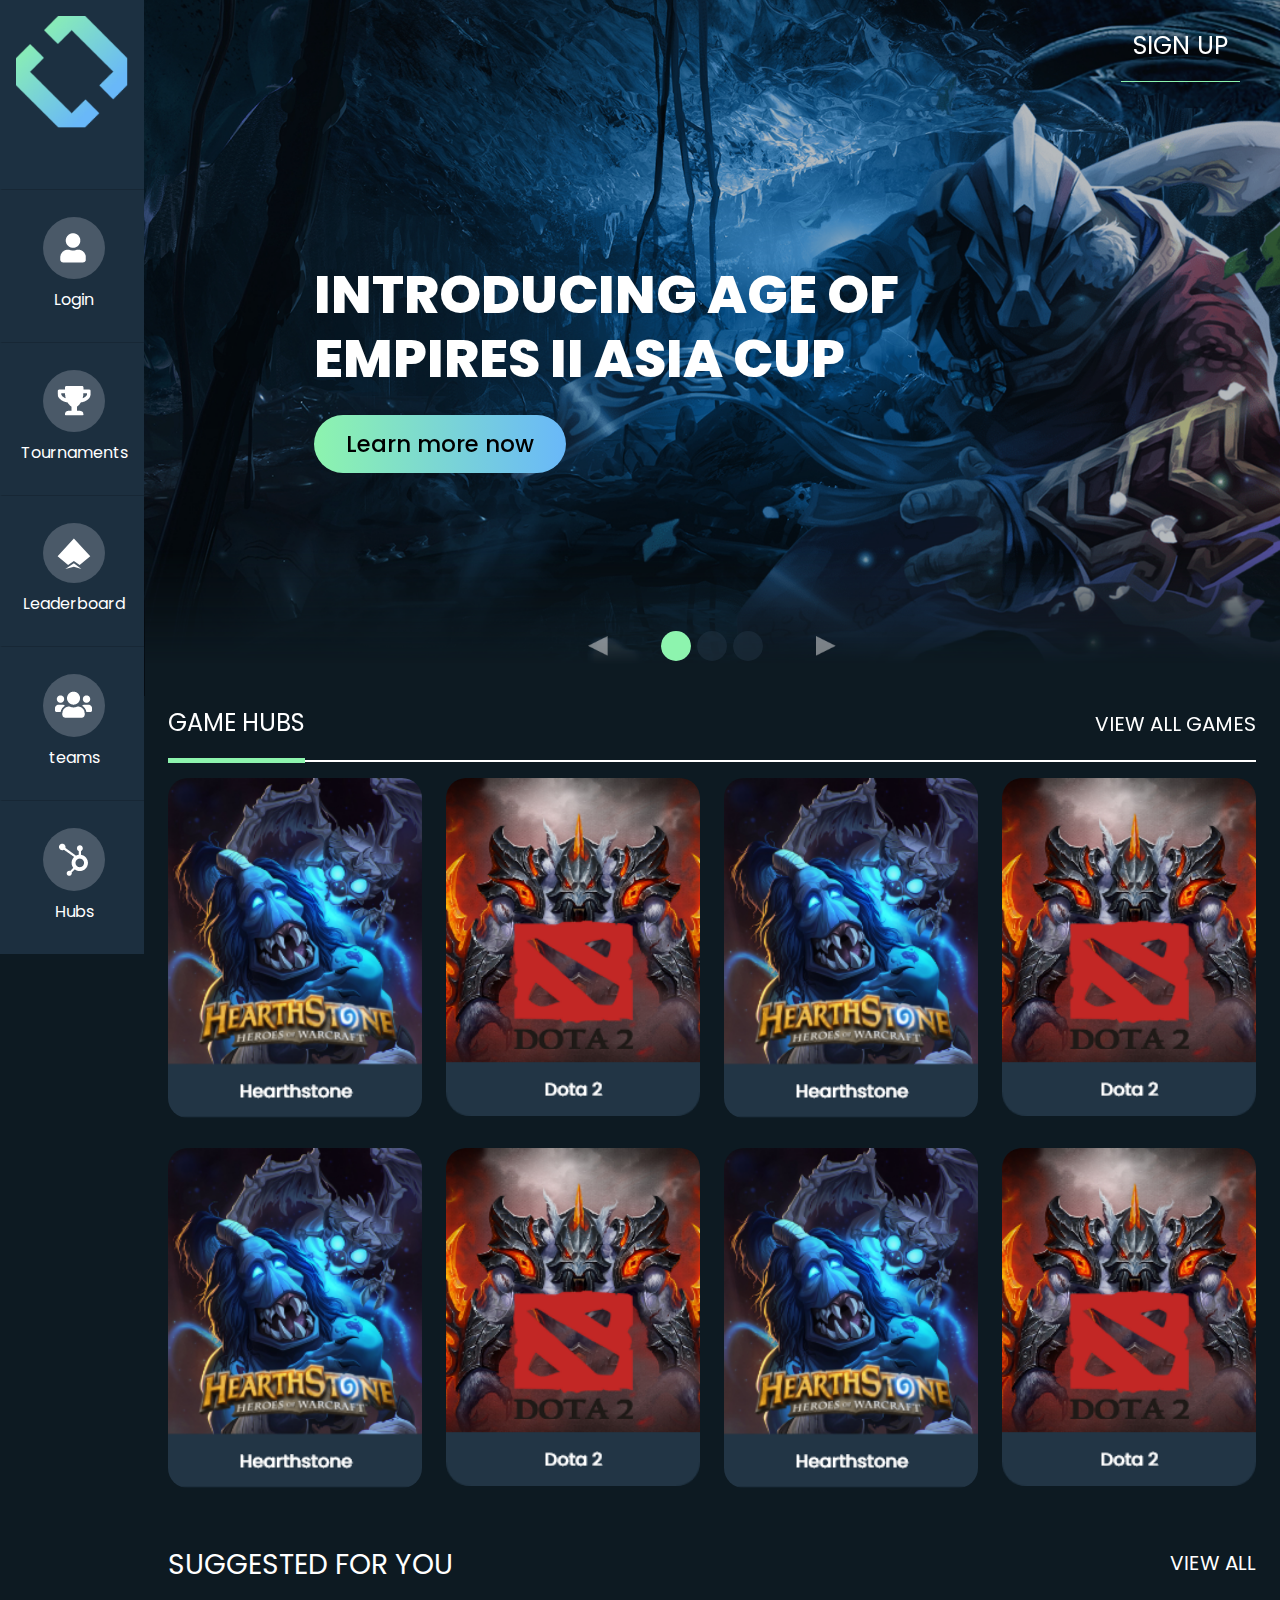
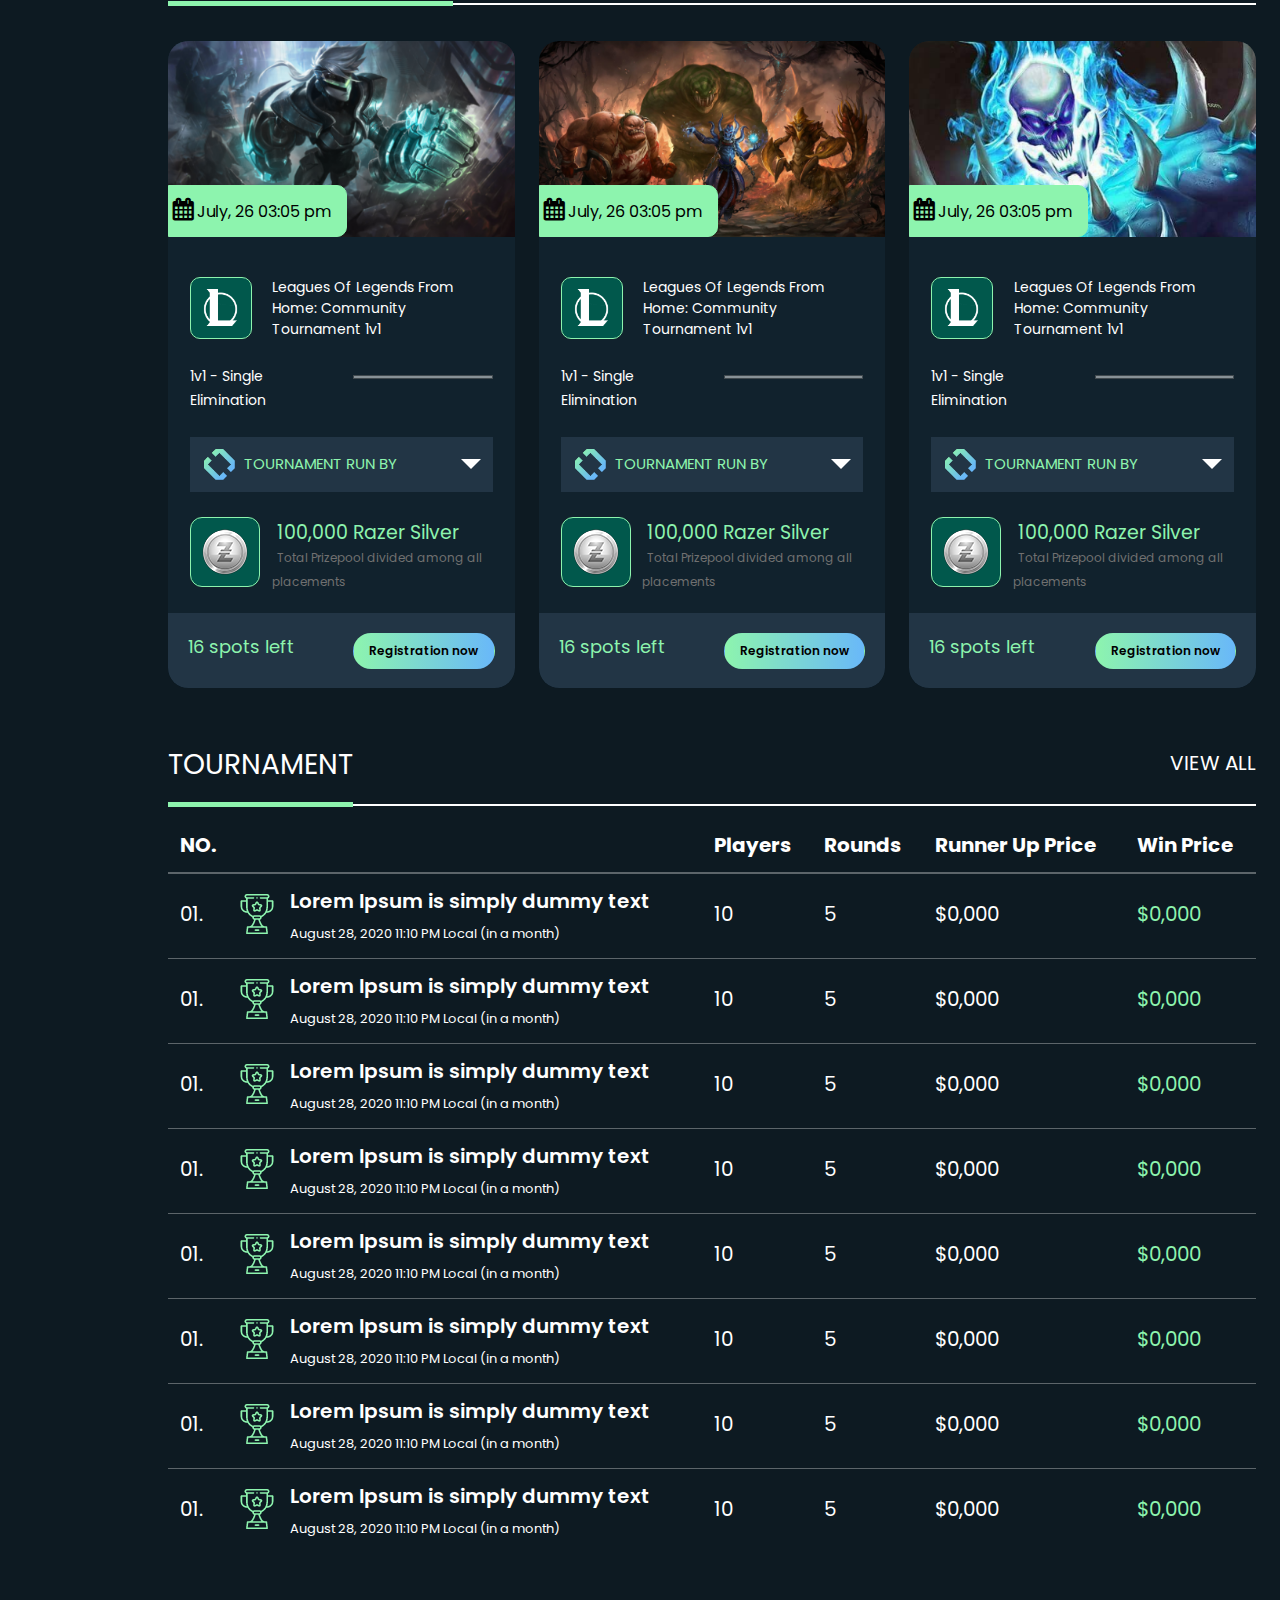
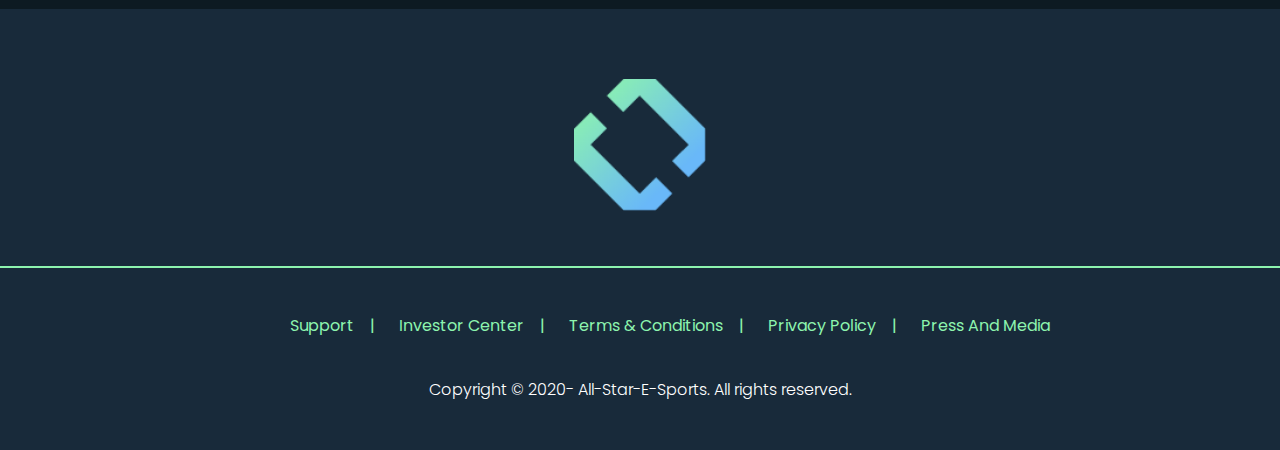
<file: index.html>
<!DOCTYPE html>
<html lang="en">
  <head>
    <meta charset="UTF-8" />
    <meta name="viewport" content="width=device-width, initial-scale=1.0" />
    <title>All Star E Sports</title>
    <link rel="stylesheet" href="https://stackpath.bootstrapcdn.com/font-awesome/4.7.0/css/font-awesome.min.css" />
    <link rel="stylesheet" href="https://stackpath.bootstrapcdn.com/bootstrap/4.5.0/css/bootstrap.min.css" integrity="sha384-9aIt2nRpC12Uk9gS9baDl411NQApFmC26EwAOH8WgZl5MYYxFfc+NcPb1dKGj7Sk" crossorigin="anonymous" />
    <link rel="stylesheet" href="./css/slick-theme.css" />
    <link rel="stylesheet" href="./css/slick.css" />
    <!-- <link href="css/simple-sidebar.css" rel="stylesheet" /> -->
    <link href="./css/sb-admin-2.min.css" rel="stylesheet" />
    <link rel="stylesheet" href="./css/style.css" />
  </head>
  <body>
    <div id="wrapper">
      <!-- Sidebar -->
      <ul class="navbar-nav sidebar sidebar-dark accordion" id="accordionSidebar">
        <!-- Sidebar - Brand -->
        <a class="sidebar-logo" href="#">
          <div class="sidebar-brand-icon">
            <img src="images/BrackotLogo.png" class="img-responsive" />
          </div>
        </a>

        <!-- Nav Item - Tables -->
        <li class="nav-item">
          <a class="nav-link" href="#">
            <span> <img src="images/login.png" class="img-responsive" /> Login</span>
          </a>
        </li>
        <li class="nav-item">
          <a class="nav-link" href="#">
            <span> <img src="images/tournamentstrophy.png" class="img-responsive" /> Tournaments</span>
          </a>
        </li>
        <li class="nav-item">
          <a class="nav-link" href="#">
            <span> <img src="images/teamleaderboard.png" class="img-responsive" />Leaderboard </span>
          </a>
        </li>
        <li class="nav-item">
          <a class="nav-link" href="#">
            <span> <img src="images/tourteams.png" class="img-responsive" /> teams</span>
          </a>
        </li>
        <li class="nav-item">
          <a class="nav-link" href="#">
            <span> <img src="images/tournomenthub.png" class="img-responsive" /> Hubs</span>
          </a>
        </li>
      </ul>
      <!-- End of Sidebar -->

      <!-- Content Wrapper -->
      <div id="content-wrapper" class="d-flex flex-column">
        <!-- Main Content -->
        <div id="content">
          <!-- Topbar -->
          <nav class="navbar navbar-expand navbar-light topbar mb-4 static-top">
            <!-- Sidebar Toggle (Topbar) -->
            <button id="sidebarToggleTop" class="btn btn-link d-md-none rounded-circle mr-3">
              <i class="fa fa-bars"></i>
            </button>

            <!-- Topbar Navbar -->
            <ul class="navbar-nav ml-auto">
              <!-- Nav Item - User Information -->
              <li class="nav-item no-arrow">
                <a class="nav-link signup-btn" href="#">Sign Up </a>
                <!-- Dropdown - User Information -->
                <!-- <div class="dropdown-menu dropdown-menu-right shadow animated--grow-in" aria-labelledby="userDropdown">
                  <a class="dropdown-item" href="#">
                    <i class="fa fa-user fa-sm fa-fw mr-2 text-gray-400"></i>
                    Profile
                  </a>
            
                  <div class="dropdown-divider"></div>
                  <a class="dropdown-item" href="#" data-toggle="modal" data-target="#logoutModal">
                    <i class="fas fa-sign-out-alt fa-sm fa-fw mr-2 text-gray-400"></i>
                    Logout
                  </a>
                </div> -->
              </li>
            </ul>
          </nav>
          <!-- End of Topbar -->
          <!-- Begin Page Content -->
          <div class="container-fluid tournament-dashboard">
            <section class="mainbanner">
              <div id="carouselExampleIndicators" class="carousel slide" data-ride="carousel">
                <ol class="carousel-indicators">
                  <a class="carousel-control-prev" href="#carouselExampleIndicators" role="button" data-slide="prev">
                    <span class="carousel-control-prev-icon" aria-hidden="true"></span>
                    <span class="sr-only">Previous</span>
                  </a>
                  <li data-target="#carouselExampleIndicators" data-slide-to="0" class="active"></li>
                  <li data-target="#carouselExampleIndicators" data-slide-to="1"></li>
                  <li data-target="#carouselExampleIndicators" data-slide-to="2"></li>

                  <a class="carousel-control-next" href="#carouselExampleIndicators" role="button" data-slide="next">
                    <span class="carousel-control-next-icon" aria-hidden="true"></span>
                    <span class="sr-only">Next</span>
                  </a>
                </ol>
                <div class="carousel-inner">
                  <div class="carousel-item active">
                    <img class="d-block w-100" src="./images/slider1.png" alt="First slide" />
                    <div class="carousel-caption d-md-block">
                      <h2 class="text-uppercase banner-heading">INTRODUCING AGE OF EMPIRES II ASIA CUP</h2>
                      <a href="#" class="banner-btn">Learn more now</a>
                    </div>
                  </div>
                  <div class="carousel-item">
                    <img class="d-block w-100" src="./images/slider1.png" alt="Second slide" />
                    <div class="carousel-caption d-md-block">
                      <h2 class="text-uppercase banner-heading">INTRODUCING AGE OF EMPIRES II ASIA CUP</h2>
                      <a href="#" class="banner-btn">Learn more now</a>
                    </div>
                  </div>
                  <div class="carousel-item">
                    <img class="d-block w-100" src="./images/slider1.png" alt="Third slide" />
                    <div class="carousel-caption d-md-block">
                      <h2 class="text-uppercase banner-heading">INTRODUCING AGE OF EMPIRES II ASIA CUP</h2>
                      <a href="#" class="banner-btn">Learn more now</a>
                    </div>
                  </div>
                </div>
                <!-- <a class="carousel-control-prev" href="#carouselExampleIndicators" role="button" data-slide="prev">
                  <span class="carousel-control-prev-icon" aria-hidden="true"></span>
                  <span class="sr-only">Previous</span>
                </a> -->
                <!-- <a class="carousel-control-next" href="#carouselExampleIndicators" role="button" data-slide="next">
                  <span class="carousel-control-next-icon" aria-hidden="true"></span>
                  <span class="sr-only">Next</span>
                </a> -->
              </div>
            </section>
            <section>
              <div class="container">
                <div class="row game-txt-row">
                  <div class="col">
                    <h4 class="game-text">GAME HUBS</h4>
                  </div>
                  <div class="col text-right">
                    <a href="#" class="text-uppercase">View All Games</a>
                  </div>
                </div>
                <div class="row">
                  <div class="col">
                    <hr class="hr-style" />
                  </div>
                </div>
                <div class="row slider-nav">
                  <div class="col">
                    <div class="card">
                      <img class="card-slider-img" src="./images/slider2.png" alt="person 1" />
                    </div>
                  </div>
                  <div class="col">
                    <div class="card">
                      <img class="card-slider-img" src="./images/dota-2.png" alt="person 1" />
                    </div>
                  </div>
                  <div class="col">
                    <div class="card">
                      <img class="card-slider-img" src="./images/slider2.png" alt="person 1" />
                    </div>
                  </div>
                  <div class="col">
                    <div class="card">
                      <img class="card-slider-img" src="./images/dota-2.png" alt="person 1" />
                    </div>
                  </div>
                  <div class="col">
                    <div class="card">
                      <img class="card-slider-img" src="./images/slider2.png" alt="person 1" />
                    </div>
                  </div>
                  <div class="col">
                    <div class="card">
                      <img class="card-slider-img" src="./images/dota-2.png" alt="person 1" />
                    </div>
                  </div>
                  <div class="col">
                    <div class="card">
                      <img class="card-slider-img" src="./images/slider2.png" alt="person 1" />
                    </div>
                  </div>
                  <div class="col">
                    <div class="card">
                      <img class="card-slider-img" src="./images/dota-2.png" alt="person 1" />
                    </div>
                  </div>
                </div>
              </div>
            </section>
            <section class="suggested-sec">
              <div class="container">
                <div class="row sugggested-row">
                  <div class="col">
                    <h3 class="suggested-for-text">SUGGESTED FOR YOU</h3>
                  </div>
                  <div class="col text-right">
                    <a href="#" class="text-uppercase view-text">View All</a>
                  </div>
                </div>
                <div class="row">
                  <div class="col">
                    <hr class="hr-style" />
                  </div>
                </div>
                <div class="row">
                  <div class="col-lg-4 col-md-12">
                    <div class="card">
                      <div class="img-part">
                        <img class="card-img-top" src="./images/League-of-Legends.png" alt="" />
                        <span class="date"><i class="fa fa-calendar" aria-hidden="true"></i> July, 26 03:05 pm</span>
                      </div>
                      <div class="card-body">
                        <div class="row mb-2">
                          <div class="col-md-2"><img src="./images/homepagelogo.png" alt="barn" class="bran-img-home" /></div>
                          <div class="col-md-10"><p class="league-txt">Leagues Of Legends From Home: Community Tournament 1v1</p></div>
                        </div>
                        <div class="row mb-5">
                          <div class="col-lg-6">
                            <span class="single-text">1v1 - Single Elimination</span>
                          </div>
                          <div class="col-lg-6 card-hr-col">
                            <img src="./images/card-hr.png" alt="" />
                          </div>
                        </div>
                        <div class="row mb-5">
                          <div class="col">
                            <div class="dropdown">
                              <button class="btn dropdown-toggle" type="button" id="triggerId" data-toggle="dropdown" aria-haspopup="true" aria-expanded="false"><img src="./images/main-logo.png" class="dropdoown-img" alt="" /> <span class="text-uppercase run-span">Tournament Run BY</span></button>
                              <div class="dropdown-menu" aria-labelledby="triggerId">
                                <button class="dropdown-item" href="#">Action</button>
                              </div>
                            </div>
                          </div>
                        </div>
                        <div class="row">
                          <div class="col-3">
                            <img src="./images/ae.png" class="silver-img" alt="" />
                          </div>
                          <div class="col-9">
                            <h4 class="sliver-txt">100,000 Razer Silver</h4>
                            <span class="sub-sliver-txt">Total Prizepool divided among all placements </span>
                          </div>
                        </div>
                      </div>
                      <div class="card-footer">
                        <div class="row">
                          <div class="col"><p class="spot-left">16 spots left</p></div>
                          <div class="col">
                            <a class="btn silver-reg-btn" href="#">Registration now</a>
                          </div>
                        </div>
                      </div>
                    </div>
                  </div>
                  <div class="col-lg-4 col-md-12">
                    <div class="card">
                      <div class="img-part">
                        <img class="card-img-top" src="./images/card-2-img.png" alt="" />
                        <span class="date"><i class="fa fa-calendar" aria-hidden="true"></i> July, 26 03:05 pm</span>
                      </div>
                      <div class="card-body">
                        <div class="row mb-2">
                          <div class="col-md-2"><img src="./images/homepagelogo.png" alt="barn" class="bran-img-home" /></div>
                          <div class="col-md-10"><p class="league-txt">Leagues Of Legends From Home: Community Tournament 1v1</p></div>
                        </div>
                        <div class="row mb-5">
                          <div class="col">
                            <span class="single-text">1v1 - Single Elimination</span>
                          </div>
                          <div class="col card-hr-col">
                            <img src="./images/card-hr.png" alt="" />
                          </div>
                        </div>
                        <div class="row mb-5">
                          <div class="col">
                            <div class="dropdown">
                              <button class="btn dropdown-toggle" type="button" id="triggerId" data-toggle="dropdown" aria-haspopup="true" aria-expanded="false"><img src="./images/main-logo.png" class="dropdoown-img" alt="" /> <span class="text-uppercase run-span">Tournament Run BY</span></button>
                              <div class="dropdown-menu" aria-labelledby="triggerId">
                                <button class="dropdown-item" href="#">Action</button>
                              </div>
                            </div>
                          </div>
                        </div>
                        <div class="row">
                          <div class="col-3">
                            <img src="./images/ae.png" class="silver-img" alt="" />
                          </div>
                          <div class="col-9">
                            <h4 class="sliver-txt">100,000 Razer Silver</h4>
                            <span class="sub-sliver-txt">Total Prizepool divided among all placements </span>
                          </div>
                        </div>
                      </div>
                      <div class="card-footer">
                        <div class="row">
                          <div class="col"><p class="spot-left">16 spots left</p></div>
                          <div class="col">
                            <a class="btn silver-reg-btn" href="#">Registration now</a>
                          </div>
                        </div>
                      </div>
                    </div>
                  </div>
                  <div class="col-lg-4 col-md-12">
                    <div class="card">
                      <div class="img-part">
                        <img class="card-img-top" src="./images/card-3-img.png" alt="" />
                        <span class="date"><i class="fa fa-calendar" aria-hidden="true"></i> July, 26 03:05 pm</span>
                      </div>
                      <div class="card-body">
                        <div class="row mb-2">
                          <div class="col-md-2"><img src="./images/homepagelogo.png" alt="barn" class="bran-img-home" /></div>
                          <div class="col-md-10"><p class="league-txt">Leagues Of Legends From Home: Community Tournament 1v1</p></div>
                        </div>
                        <div class="row mb-5">
                          <div class="col">
                            <span class="single-text">1v1 - Single Elimination</span>
                          </div>
                          <div class="col card-hr-col">
                            <img src="./images/card-hr.png" alt="" />
                          </div>
                        </div>
                        <div class="row mb-5">
                          <div class="col">
                            <div class="dropdown">
                              <button class="btn dropdown-toggle" type="button" id="triggerId" data-toggle="dropdown" aria-haspopup="true" aria-expanded="false"><img src="./images/main-logo.png" class="dropdoown-img" alt="" /> <span class="text-uppercase run-span">Tournament Run BY</span></button>
                              <div class="dropdown-menu" aria-labelledby="triggerId">
                                <button class="dropdown-item" href="#">Action</button>
                              </div>
                            </div>
                          </div>
                        </div>
                        <div class="row">
                          <div class="col-3">
                            <img src="./images/ae.png" class="silver-img" alt="" />
                          </div>
                          <div class="col-9">
                            <h4 class="sliver-txt">100,000 Razer Silver</h4>
                            <span class="sub-sliver-txt">Total Prizepool divided among all placements </span>
                          </div>
                        </div>
                      </div>
                      <div class="card-footer">
                        <div class="row">
                          <div class="col"><p class="spot-left">16 spots left</p></div>
                          <div class="col">
                            <a class="btn silver-reg-btn" href="#">Registration now</a>
                          </div>
                        </div>
                      </div>
                    </div>
                  </div>
                </div>
              </div>
            </section>
            <section class="tournament-table-sec">
              <div class="container">
                <div class="row tournament-text-row">
                  <div class="col">
                    <h3 class="tournament-text text-uppercase">Tournament</h3>
                  </div>
                  <div class="col text-right">
                    <a href="#" class="text-uppercase view-text">View All</a>
                  </div>
                </div>
                <div class="row">
                  <div class="col">
                    <hr class="hr-style" />
                  </div>
                </div>
                <div class="row">
                  <div class="col table-responsive">
                    <table class="table">
                      <thead>
                        <tr>
                          <th scope="col" class="no-col">NO.</th>
                          <th></th>
                          <th scope="col">Players</th>
                          <th scope="col">Rounds</th>
                          <th scope="col">Runner Up Price</th>
                          <th scope="col">Win Price</th>
                        </tr>
                      </thead>
                      <tbody>
                        <tr>
                          <td class="td-no">
                            <span class="table-no">01.</span>
                          </td>
                          <td class="table-data">
                            <div class="table-text-div">
                              <span class="main-text-table">Lorem Ipsum is simply dummy text</span>
                              <span class="sub-text-table">August 28, 2020 11:10 PM Local (in a month)</span>
                            </div>
                          </td>
                          <td class="td-player">10</td>
                          <td class="td-round">5</td>
                          <td class="td-runner-price">$0,000</td>
                          <td class="td-win-price">$0,000</td>
                        </tr>
                        <tr>
                          <td class="td-no">
                            <span class="table-no">01.</span>
                          </td>
                          <td class="table-data">
                            <div class="table-text-div">
                              <span class="main-text-table">Lorem Ipsum is simply dummy text</span>
                              <span class="sub-text-table">August 28, 2020 11:10 PM Local (in a month)</span>
                            </div>
                          </td>
                          <td class="td-player">10</td>
                          <td class="td-round">5</td>
                          <td class="td-runner-price">$0,000</td>
                          <td class="td-win-price">$0,000</td>
                        </tr>
                        <tr>
                          <td class="td-no">
                            <span class="table-no">01.</span>
                          </td>
                          <td class="table-data">
                            <div class="table-text-div">
                              <span class="main-text-table">Lorem Ipsum is simply dummy text</span>
                              <span class="sub-text-table">August 28, 2020 11:10 PM Local (in a month)</span>
                            </div>
                          </td>
                          <td class="td-player">10</td>
                          <td class="td-round">5</td>
                          <td class="td-runner-price">$0,000</td>
                          <td class="td-win-price">$0,000</td>
                        </tr>
                        <tr>
                          <td class="td-no">
                            <span class="table-no">01.</span>
                          </td>
                          <td class="table-data">
                            <div class="table-text-div">
                              <span class="main-text-table">Lorem Ipsum is simply dummy text</span>
                              <span class="sub-text-table">August 28, 2020 11:10 PM Local (in a month)</span>
                            </div>
                          </td>
                          <td class="td-player">10</td>
                          <td class="td-round">5</td>
                          <td class="td-runner-price">$0,000</td>
                          <td class="td-win-price">$0,000</td>
                        </tr>
                        <tr>
                          <td class="td-no">
                            <span class="table-no">01.</span>
                          </td>
                          <td class="table-data">
                            <div class="table-text-div">
                              <span class="main-text-table">Lorem Ipsum is simply dummy text</span>
                              <span class="sub-text-table">August 28, 2020 11:10 PM Local (in a month)</span>
                            </div>
                          </td>
                          <td class="td-player">10</td>
                          <td class="td-round">5</td>
                          <td class="td-runner-price">$0,000</td>
                          <td class="td-win-price">$0,000</td>
                        </tr>
                        <tr>
                          <td class="td-no">
                            <span class="table-no">01.</span>
                          </td>
                          <td class="table-data">
                            <div class="table-text-div">
                              <span class="main-text-table">Lorem Ipsum is simply dummy text</span>
                              <span class="sub-text-table">August 28, 2020 11:10 PM Local (in a month)</span>
                            </div>
                          </td>
                          <td class="td-player">10</td>
                          <td class="td-round">5</td>
                          <td class="td-runner-price">$0,000</td>
                          <td class="td-win-price">$0,000</td>
                        </tr>
                        <tr>
                          <td class="td-no">
                            <span class="table-no">01.</span>
                          </td>
                          <td class="table-data">
                            <div class="table-text-div">
                              <span class="main-text-table">Lorem Ipsum is simply dummy text</span>
                              <span class="sub-text-table">August 28, 2020 11:10 PM Local (in a month)</span>
                            </div>
                          </td>
                          <td class="td-player">10</td>
                          <td class="td-round">5</td>
                          <td class="td-runner-price">$0,000</td>
                          <td class="td-win-price">$0,000</td>
                        </tr>
                        <tr>
                          <td class="td-no">
                            <span class="table-no">01.</span>
                          </td>
                          <td class="table-data">
                            <div class="table-text-div">
                              <span class="main-text-table">Lorem Ipsum is simply dummy text</span>
                              <span class="sub-text-table">August 28, 2020 11:10 PM Local (in a month)</span>
                            </div>
                          </td>
                          <td class="td-player">10</td>
                          <td class="td-round">5</td>
                          <td class="td-runner-price">$0,000</td>
                          <td class="td-win-price">$0,000</td>
                        </tr>
                      </tbody>
                    </table>
                  </div>
                </div>
              </div>
            </section>
          </div>
          <!-- /.container-fluid -->
        </div>
        <!-- End of Main Content -->
      </div>
      <!-- End of Content Wrapper -->
    </div>
    <footer class="main-footer">
      <div class="container">
        <div class="row">
          <div class="col text-center">
            <img src="./images/main-logo.png" class="footer-logo" alt="" />
          </div>
        </div>
      </div>

      <div class="copyright-row">
        <ul class="footer-ul">
          <li><a href="#">Support</a> <span>|</span></li>
          <li><a href="#">Investor Center</a> <span>|</span></li>
          <li><a href="#">Terms &amp; Conditions </a><span>|</span></li>
          <li><a href="#">Privacy Policy</a> <span>|</span></li>
          <li><a href="#">Press And Media</a></li>
        </ul>
        <p class="copyright-text">Copyright © 2020- All-Star-E-Sports. All rights reserved.</p>
      </div>
    </footer>

    <script src="https://code.jquery.com/jquery-3.5.1.slim.min.js" integrity="sha384-DfXdz2htPH0lsSSs5nCTpuj/zy4C+OGpamoFVy38MVBnE+IbbVYUew+OrCXaRkfj" crossorigin="anonymous"></script>
    <script src="https://cdn.jsdelivr.net/npm/popper.js@1.16.0/dist/umd/popper.min.js" integrity="sha384-Q6E9RHvbIyZFJoft+2mJbHaEWldlvI9IOYy5n3zV9zzTtmI3UksdQRVvoxMfooAo" crossorigin="anonymous"></script>
    <script src="https://stackpath.bootstrapcdn.com/bootstrap/4.5.0/js/bootstrap.min.js" integrity="sha384-OgVRvuATP1z7JjHLkuOU7Xw704+h835Lr+6QL9UvYjZE3Ipu6Tp75j7Bh/kR0JKI" crossorigin="anonymous"></script>
    <script src="./js/slick.js"></script>
    <script src="./js/slick.min.js"></script>
    <script src="./js/sb-admin-2.min.js"></script>
    <script>
      $(".slider-nav").slick({
        infinite: true,
        // dots: true,
        autoplay: true,
        infinite: true,
        slidesToShow: 7,
        slidesToScroll: 1,
        responsive: [
          {
            breakpoint: 1300,
            settings: {
              slidesToShow: 4,
              slidesToScroll: 1,
            },
          },
          {
            breakpoint: 992,
            settings: {
              slidesToShow: 3,
              slidesToScroll: 1,
            },
          },
          {
            breakpoint: 600,
            settings: {
              slidesToShow: 2,
              slidesToScroll: 1,
            },
          },
          {
            breakpoint: 480,
            settings: {
              slidesToShow: 2,
              slidesToScroll: 1,
            },
          },
          {
            breakpoint: 414,
            settings: {
              slidesToShow: 1,
              slidesToScroll: 1,
            },
          },
          // You can unslick at a given breakpoint now by adding:
          // settings: "unslick"
          // instead of a settings object
        ],
      });
    </script>
  </body>
</html>
</file>
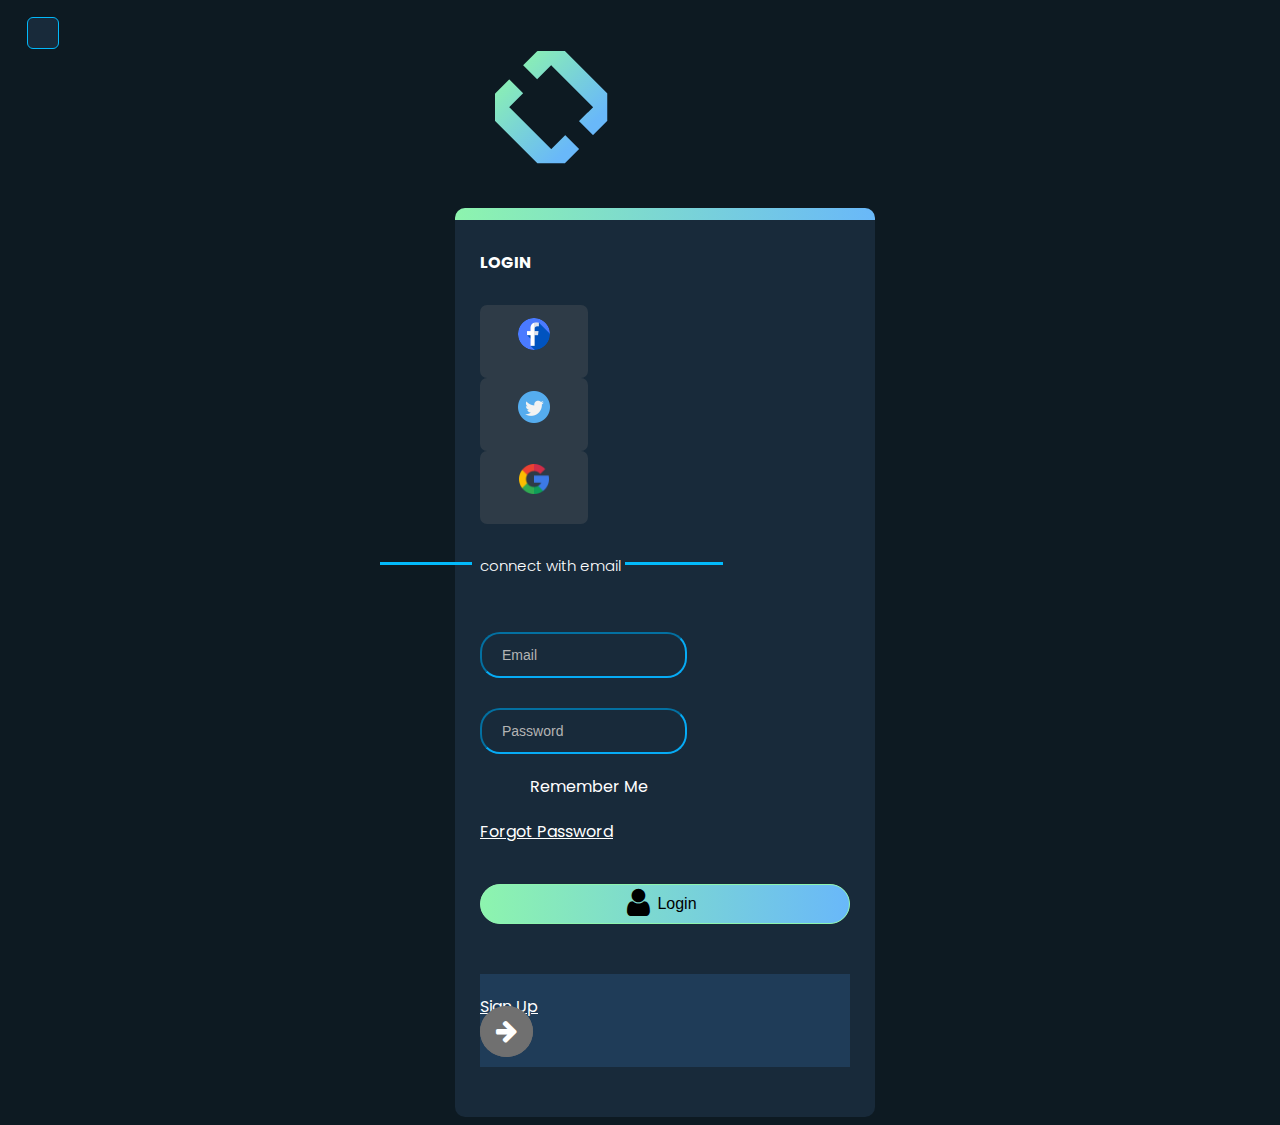
<file: new-login.html>
<!DOCTYPE html>
<html lang="en">
  <head>
    <meta charset="UTF-8" />
    <meta name="viewport" content="width=device-width, initial-scale=1.0" />
    <title>Login | All Star E Sports</title>
    <link rel="stylesheet" href="https://stackpath.bootstrapcdn.com/font-awesome/4.7.0/css/font-awesome.min.css" />
    <link rel="stylesheet" href="https://stackpath.bootstrapcdn.com/bootstrap/4.5.0/css/bootstrap.min.css" integrity="sha384-9aIt2nRpC12Uk9gS9baDl411NQApFmC26EwAOH8WgZl5MYYxFfc+NcPb1dKGj7Sk" crossorigin="anonymous" />

    <link rel="stylesheet" href="./css/style.css" />
  </head>
  <body>
    <section class="login-sec">
      <div class="container">
        <div class="login-div">
          <div class="row">
            <div class="col text-center">
              <img src="./images/main-logo.png" class="main-logo-img" alt="logo" />
            </div>
          </div>
          <form class="login-form">
            <div class="row row-background-gradient">
              <div class="col background-gradient"></div>
            </div>
            <div class="login-div">
              <div class="row">
                <div class="col text-center">
                  <h4 class="text-uppercase signup-text">LOGIN</h4>
                </div>
              </div>
              <div class="row">
                <div class="col text-center social-col">
                  <a href="#" class="signup-fb"><img src="./images/facebook.png" alt="facebook" /></a>
                </div>
                <div class="col text-center social-col">
                  <a href="#" class="signup-twitter"><img src="./images/twitter.png" alt="twitter" /></a>
                </div>
                <div class="col text-center social-col">
                  <a href="#" class="signup-gmail"><img src="./images/gmail.png" alt="gmail" /></a>
                </div>
              </div>
              <div class="row">
                <div class="col text-center">
                  <h5 class="text-uppercase connect-text">connect with email</h5>
                </div>
              </div>
              <div class="row">
                <div class="col">
                  <input type="email" class="form-control signup-input" id="input-email" placeholder="Email" />
                </div>
              </div>
              <div class="row">
                <div class="col">
                  <input type="password" class="form-control signup-input" id="pass" placeholder="Password" />
                </div>
              </div>

              <div class="row remember-row">
                <div class="col">
                  <label class="label-checkbox">
                    <input type="checkbox" class="form-check-input" value="checkedValue" />
                    Remember Me
                    <span class="checkmark"></span>
                  </label>
                </div>
                <div class="col text-right">
                  <a href="#" class="forgot-txt">Forgot Password</a>
                </div>
              </div>
              <div class="row">
                <div class="col">
                  <button type="submit" class="btn sign-up-btn text-uppercase"><i class="fa fa-user"></i> Login</button>
                </div>
              </div>
              <div class="row to-signup-row">
                <div class="col">
                  <a href="./sign-up.html" class="text-uppercase">Sign Up</a>
                </div>
                <div class="col text-right">
                  <a href="#" class="signup-right-arrow">
                    <i class="fa fa-long-arrow-right"></i>
                  </a>
                </div>
              </div>
            </div>
          </form>
        </div>
      </div>
    </section>
    <script src="https://code.jquery.com/jquery-3.5.1.slim.min.js" integrity="sha384-DfXdz2htPH0lsSSs5nCTpuj/zy4C+OGpamoFVy38MVBnE+IbbVYUew+OrCXaRkfj" crossorigin="anonymous"></script>
    <script src="https://cdn.jsdelivr.net/npm/popper.js@1.16.0/dist/umd/popper.min.js" integrity="sha384-Q6E9RHvbIyZFJoft+2mJbHaEWldlvI9IOYy5n3zV9zzTtmI3UksdQRVvoxMfooAo" crossorigin="anonymous"></script>
    <script src="https://stackpath.bootstrapcdn.com/bootstrap/4.5.0/js/bootstrap.min.js" integrity="sha384-OgVRvuATP1z7JjHLkuOU7Xw704+h835Lr+6QL9UvYjZE3Ipu6Tp75j7Bh/kR0JKI" crossorigin="anonymous"></script>
  </body>
</html>
</file>
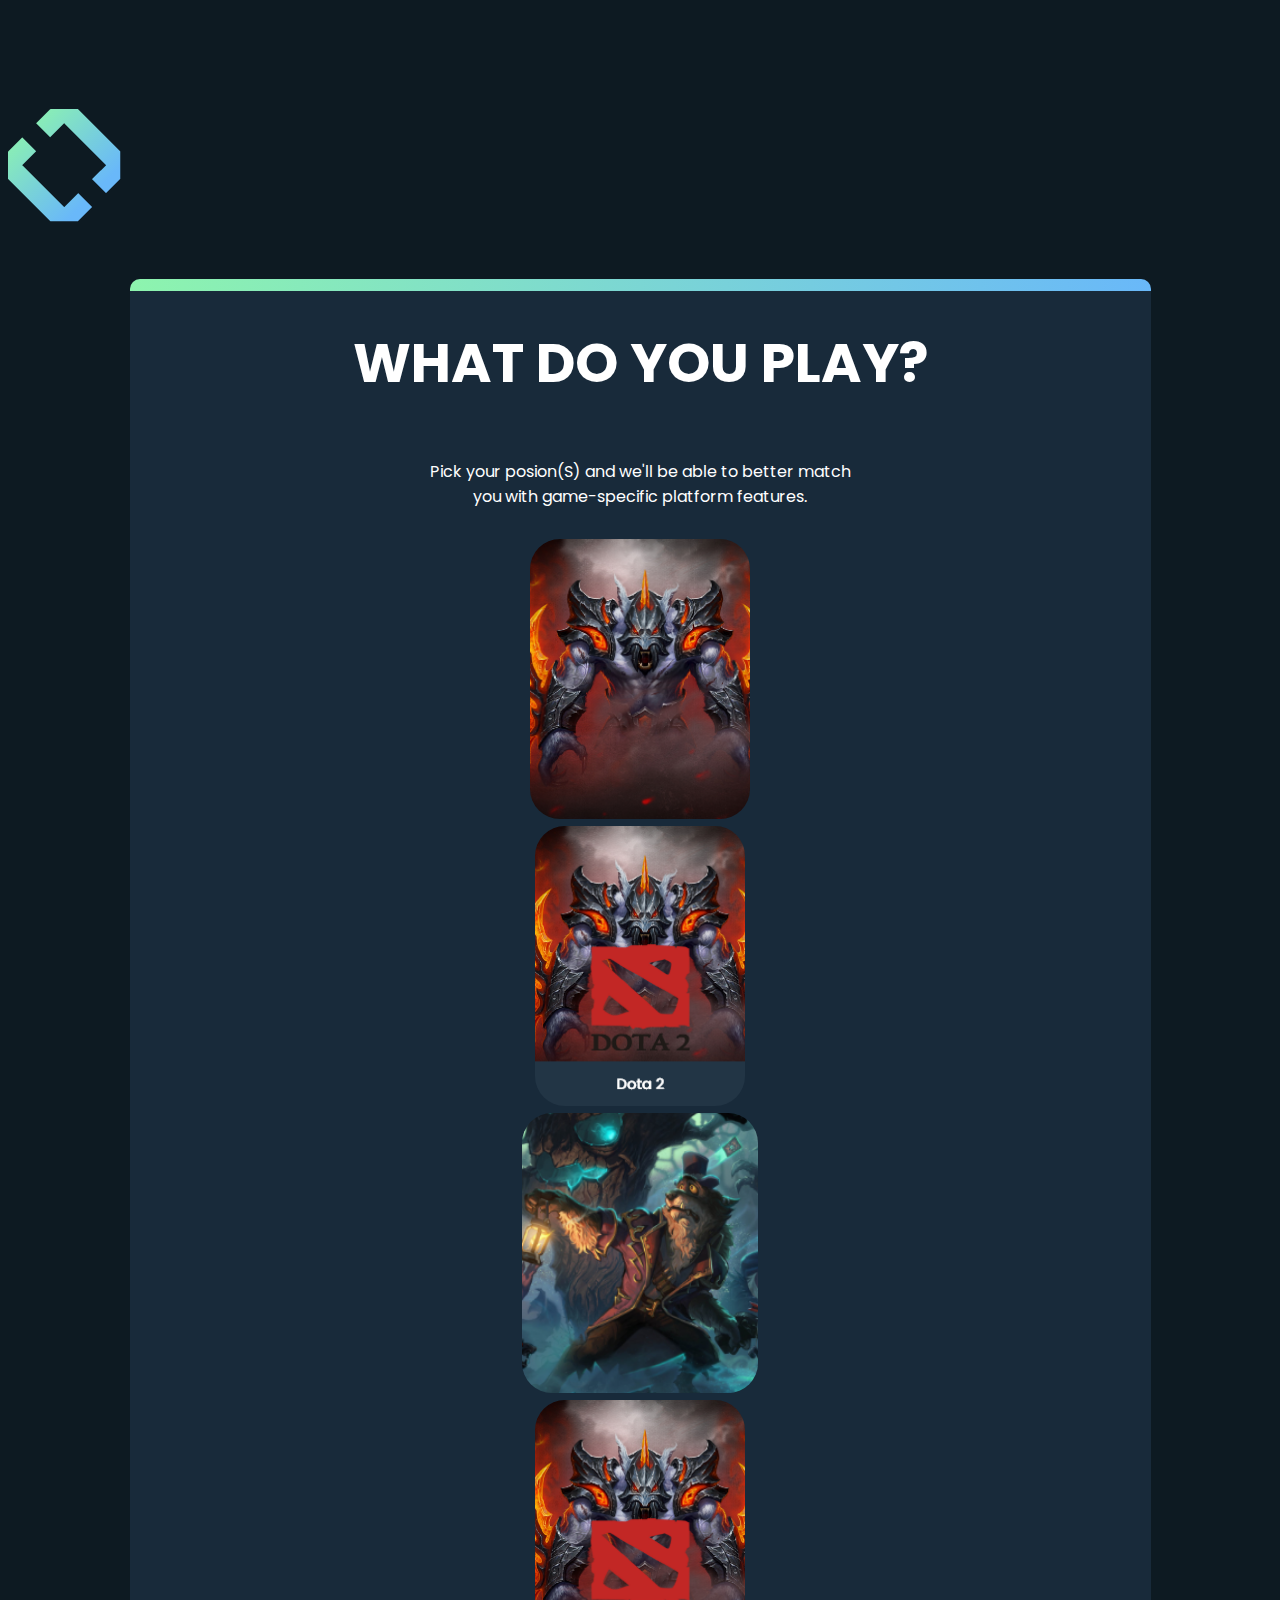
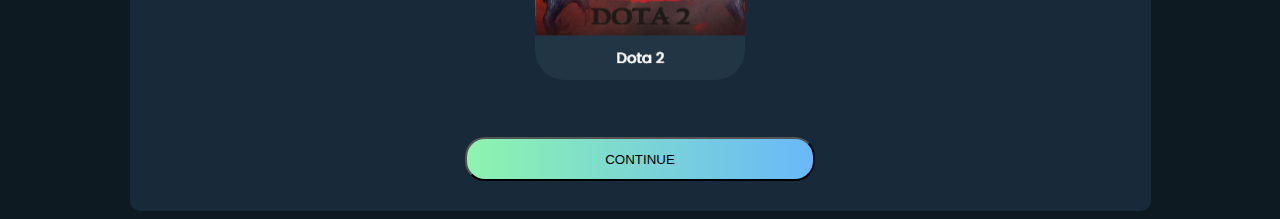
<file: play.html>
<!DOCTYPE html>
<html lang="en">
  <head>
    <meta charset="UTF-8" />
    <meta name="viewport" content="width=device-width, initial-scale=1.0" />
    <title>All Star E Sports</title>
    <link rel="stylesheet" href="https://stackpath.bootstrapcdn.com/font-awesome/4.7.0/css/font-awesome.min.css" />
    <link rel="stylesheet" href="https://stackpath.bootstrapcdn.com/bootstrap/4.5.0/css/bootstrap.min.css" integrity="sha384-9aIt2nRpC12Uk9gS9baDl411NQApFmC26EwAOH8WgZl5MYYxFfc+NcPb1dKGj7Sk" crossorigin="anonymous" />
    <link rel="stylesheet" href="./css/style.css" />
  </head>
  <body class="play-check-body">
    <div class="container">
      <div class="row">
        <div class="col text-center">
          <img src="./images/main-logo.png" class="team-up-div-logo" alt="" />
        </div>
      </div>
      <div class="play-check-container">
        <div class="row row-play-check-bg-gradient">
          <div class="col play-check-bg-gradient"></div>
        </div>
        <div class="check-div">
          <div class="row">
            <div class="col">
              <h3>WHAT DO YOU PLAY?</h3>
              <p class="text-capitalize">Pick your posion(S) and we'll be able to better match you with game-specific platform features.</p>
            </div>
          </div>
          <div class="row">
            <div class="col">
              <form>
                <div class="row">
                  <div class="col-12 col-sm-6 col-md-3">
                    <label class="image-checkbox">
                      <img class="img-responsive check-img" onclick="changeIt(this)" src="./images/new-dot2.png" />
                      <input name="image[]" value="" type="checkbox" />
                      <i class="fa fa-check-circle-o img-tick" aria-hidden="true"></i>
                    </label>
                  </div>
                  <div class="col-12 col-sm-6 col-md-3">
                    <label class="image-checkbox">
                      <img class="img-responsive check-img" onclick="changeIt(this)" src="./images/dota-2.png" />
                      <input name="image[]" value="" type="checkbox" />
                      <i class="fa fa-check-circle-o img-tick" aria-hidden="true"></i>
                    </label>
                  </div>
                  <div class="col-12 col-sm-6 col-md-3">
                    <label class="image-checkbox">
                      <img class="img-responsive check-img" onclick="changeIt(this)" src="./images/the-witchwood.png" />
                      <input name="image[]" value="" type="checkbox" />
                      <i class="fa fa-check-circle-o img-tick" aria-hidden="true"></i>
                    </label>
                  </div>
                  <div class="col-12 col-sm-6 col-md-3">
                    <label class="image-checkbox">
                      <img class="img-responsive check-img" onclick="changeIt(this)" src="./images/dota-2.png" />
                      <input name="image[]" value="" type="checkbox" />
                      <i class="fa fa-check-circle-o img-tick" aria-hidden="true"></i>
                    </label>
                  </div>
                </div>
                <div class="row">
                  <div class="col">
                    <button type="submit" class="btn continue-btn"><span>CONTINUE</span></button>
                  </div>
                </div>
              </form>
            </div>
          </div>
        </div>
      </div>
    </div>
    <script src="https://code.jquery.com/jquery-3.5.1.slim.min.js" integrity="sha384-DfXdz2htPH0lsSSs5nCTpuj/zy4C+OGpamoFVy38MVBnE+IbbVYUew+OrCXaRkfj" crossorigin="anonymous"></script>
    <script src="https://cdn.jsdelivr.net/npm/popper.js@1.16.0/dist/umd/popper.min.js" integrity="sha384-Q6E9RHvbIyZFJoft+2mJbHaEWldlvI9IOYy5n3zV9zzTtmI3UksdQRVvoxMfooAo" crossorigin="anonymous"></script>
    <script src="https://stackpath.bootstrapcdn.com/bootstrap/4.5.0/js/bootstrap.min.js" integrity="sha384-OgVRvuATP1z7JjHLkuOU7Xw704+h835Lr+6QL9UvYjZE3Ipu6Tp75j7Bh/kR0JKI" crossorigin="anonymous"></script>
    <script>
      // image gallery
      // init the state from the input
      $(".image-checkbox").each(function () {
        if ($(this).find('input[type="checkbox"]').first().attr("checked")) {
          $(this).addClass("image-checkbox-checked");
        } else {
          $(this).removeClass("image-checkbox-checked");
        }
      });

      // sync the state to the input
      $(".image-checkbox").on("click", function (e) {
        $(this).toggleClass("image-checkbox-checked");
        var $checkbox = $(this).find('input[type="checkbox"]');
        $checkbox.prop("checked", !$checkbox.prop("checked"));

        e.preventDefault();
      });

      function changeIt(img) {
        var bg = $("body").css("background-image");
        var url = img.src;
        $("body").css("background-image", "url(" + url + ")");
      }
    </script>
  </body>
</html>
</file>
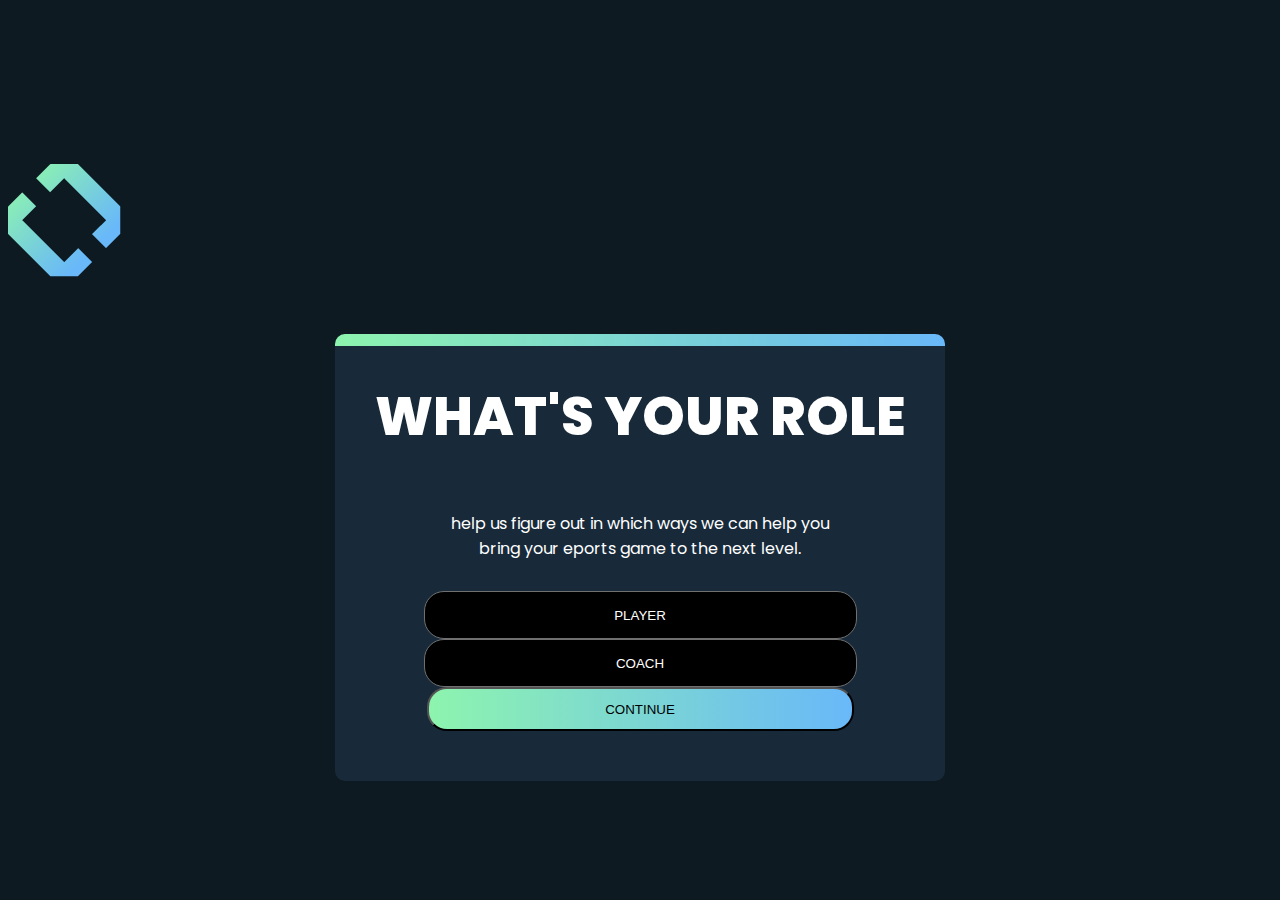
<file: role.html>
<!DOCTYPE html>
<html lang="en">
  <head>
    <meta charset="UTF-8" />
    <meta name="viewport" content="width=device-width, initial-scale=1.0" />
    <title>All Star E Sports</title>
    <link rel="stylesheet" href="https://stackpath.bootstrapcdn.com/font-awesome/4.7.0/css/font-awesome.min.css" />
    <link rel="stylesheet" href="https://stackpath.bootstrapcdn.com/bootstrap/4.5.0/css/bootstrap.min.css" integrity="sha384-9aIt2nRpC12Uk9gS9baDl411NQApFmC26EwAOH8WgZl5MYYxFfc+NcPb1dKGj7Sk" crossorigin="anonymous" />
    <link rel="stylesheet" href="./css/style.css" />
  </head>
  <body>
    <div class="container">
      <div class="row team-up-div-logo-row">
        <div class="col text-center">
          <img src="./images/main-logo.png" class="team-up-div-logo" alt="" />
        </div>
      </div>
      <div class="team-up-container">
        <div class="row row-role-background-gradient">
          <div class="col role-background-gradient"></div>
        </div>
        <div class="row">
          <div class="col">
            <h3>WHAT'S YOUR ROLE</h3>
            <p class="text-capitalize">help us figure out in which ways we can help you bring your eports game to the next level.</p>
          </div>
        </div>
        <div class="row">
          <div class="col">
            <form>
              <div class="form-group">
                <input type="text" class="form-control player-team" placeholder="PLAYER" />
              </div>
              <div class="form-group">
                <input type="text" class="form-control coach-team" placeholder="COACH" />
              </div>
              <button type="submit" class="btn continue-btn">CONTINUE</button>
            </form>
          </div>
        </div>
      </div>
    </div>
    <script src="https://code.jquery.com/jquery-3.5.1.slim.min.js" integrity="sha384-DfXdz2htPH0lsSSs5nCTpuj/zy4C+OGpamoFVy38MVBnE+IbbVYUew+OrCXaRkfj" crossorigin="anonymous"></script>
    <script src="https://cdn.jsdelivr.net/npm/popper.js@1.16.0/dist/umd/popper.min.js" integrity="sha384-Q6E9RHvbIyZFJoft+2mJbHaEWldlvI9IOYy5n3zV9zzTtmI3UksdQRVvoxMfooAo" crossorigin="anonymous"></script>
    <script src="https://stackpath.bootstrapcdn.com/bootstrap/4.5.0/js/bootstrap.min.js" integrity="sha384-OgVRvuATP1z7JjHLkuOU7Xw704+h835Lr+6QL9UvYjZE3Ipu6Tp75j7Bh/kR0JKI" crossorigin="anonymous"></script>
  </body>
</html>
</file>
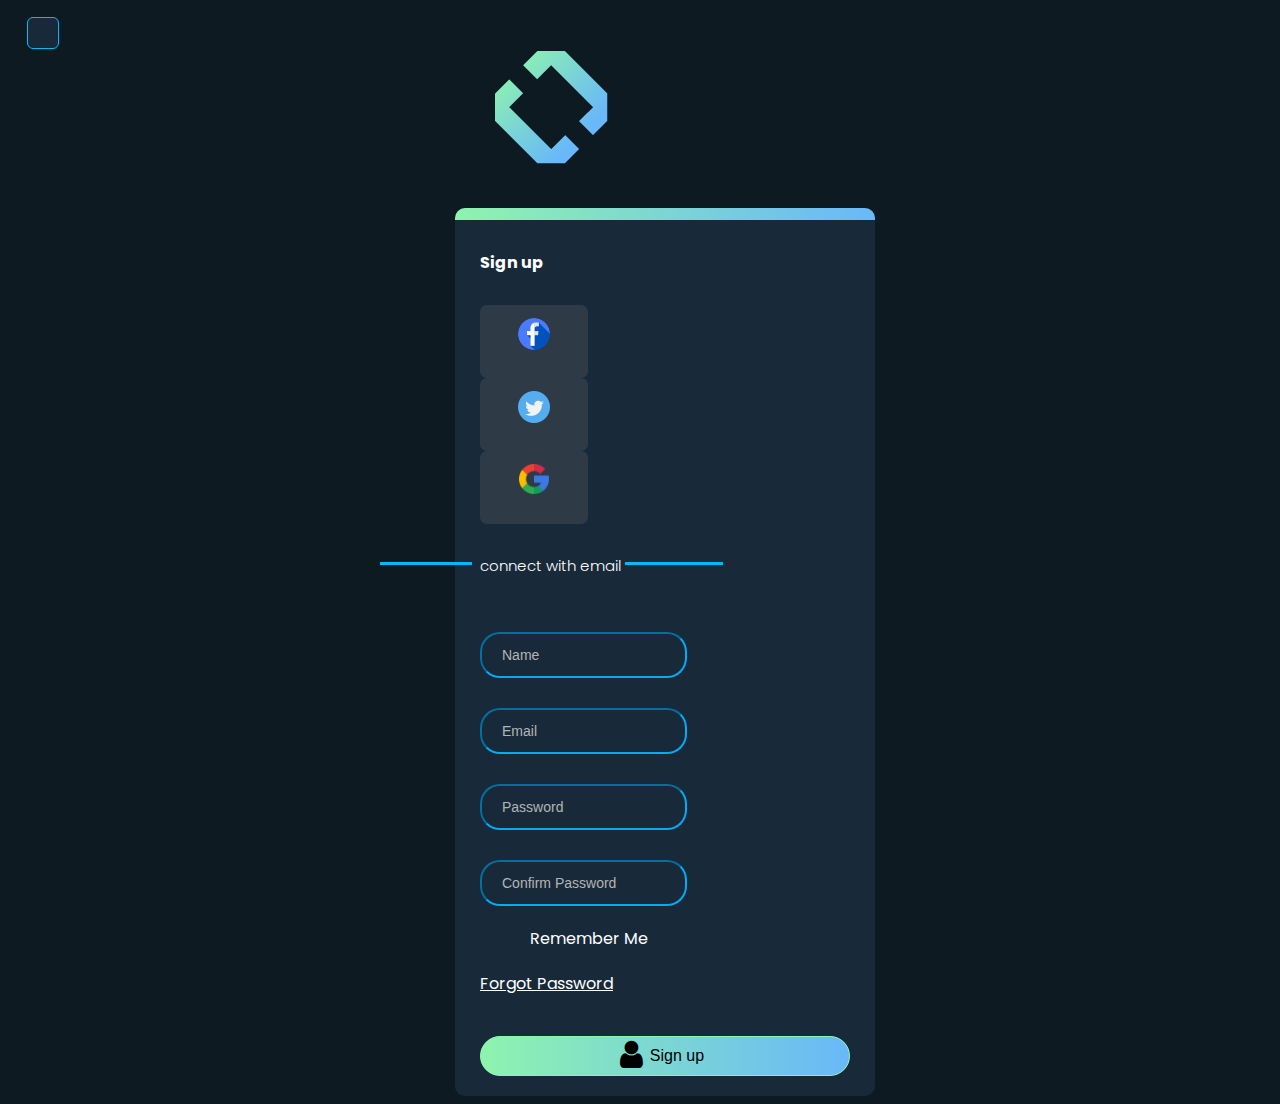
<file: sign-up.html>
<!DOCTYPE html>
<html lang="en">
  <head>
    <meta charset="UTF-8" />
    <meta name="viewport" content="width=device-width, initial-scale=1.0" />
    <title>Sign up | All Star E Sports</title>
    <link rel="stylesheet" href="https://stackpath.bootstrapcdn.com/font-awesome/4.7.0/css/font-awesome.min.css" />
    <link rel="stylesheet" href="https://stackpath.bootstrapcdn.com/bootstrap/4.5.0/css/bootstrap.min.css" integrity="sha384-9aIt2nRpC12Uk9gS9baDl411NQApFmC26EwAOH8WgZl5MYYxFfc+NcPb1dKGj7Sk" crossorigin="anonymous" />

    <link rel="stylesheet" href="./css/style.css" />
  </head>
  <body>
    <section class="signup-sec">
      <div class="container">
        <div class="signup-div">
          <div class="row">
            <div class="col text-center">
              <img src="./images/main-logo.png" class="main-logo-img" alt="logo" />
            </div>
          </div>
          <form class="signup-form">
            <div class="row row-background-gradient">
              <div class="col background-gradient"></div>
            </div>
            <div class="signup-div">
              <div class="row">
                <div class="col text-center">
                  <h4 class="text-uppercase signup-text">Sign up</h4>
                </div>
              </div>
              <div class="row">
                <div class="col text-center social-col">
                  <a href="#" class="signup-fb"><img src="./images/facebook.png" alt="facebook" /></a>
                </div>
                <div class="col text-center social-col">
                  <a href="#" class="signup-twitter"><img src="./images/twitter.png" alt="twitter" /></a>
                </div>
                <div class="col text-center social-col">
                  <a href="#" class="signup-gmail"><img src="./images/gmail.png" alt="gmail" /></a>
                </div>
              </div>
              <div class="row">
                <div class="col text-center">
                  <h5 class="text-uppercase connect-text">connect with email</h5>
                </div>
              </div>
              <div class="row">
                <div class="col">
                  <input type="text" class="form-control signup-input" id="fname" placeholder="Name" />
                </div>
              </div>
              <div class="row">
                <div class="col">
                  <input type="email" class="form-control signup-input" id="input-email" placeholder="Email" />
                </div>
              </div>
              <div class="row">
                <div class="col">
                  <input type="password" class="form-control signup-input" id="pass" placeholder="Password" />
                </div>
              </div>
              <div class="row">
                <div class="col">
                  <input type="password" class="form-control signup-input" id="c-pass" placeholder="Confirm Password    " />
                </div>
              </div>
              <div class="row remember-row">
                <div class="col">
                  <label class="label-checkbox">
                    <input type="checkbox" class="form-check-input" value="checkedValue" />
                    Remember Me
                    <span class="checkmark"></span>
                  </label>
                </div>
                <div class="col text-right">
                  <a href="#" class="forgot-txt">Forgot Password</a>
                </div>
              </div>
              <div class="row">
                <div class="col">
                  <button type="submit" class="btn sign-up-btn text-uppercase"><i class="fa fa-user"></i> Sign up</button>
                </div>
              </div>
            </div>
          </form>
        </div>
      </div>
    </section>
    <script src="https://code.jquery.com/jquery-3.5.1.slim.min.js" integrity="sha384-DfXdz2htPH0lsSSs5nCTpuj/zy4C+OGpamoFVy38MVBnE+IbbVYUew+OrCXaRkfj" crossorigin="anonymous"></script>
    <script src="https://cdn.jsdelivr.net/npm/popper.js@1.16.0/dist/umd/popper.min.js" integrity="sha384-Q6E9RHvbIyZFJoft+2mJbHaEWldlvI9IOYy5n3zV9zzTtmI3UksdQRVvoxMfooAo" crossorigin="anonymous"></script>
    <script src="https://stackpath.bootstrapcdn.com/bootstrap/4.5.0/js/bootstrap.min.js" integrity="sha384-OgVRvuATP1z7JjHLkuOU7Xw704+h835Lr+6QL9UvYjZE3Ipu6Tp75j7Bh/kR0JKI" crossorigin="anonymous"></script>
  </body>
</html>
</file>
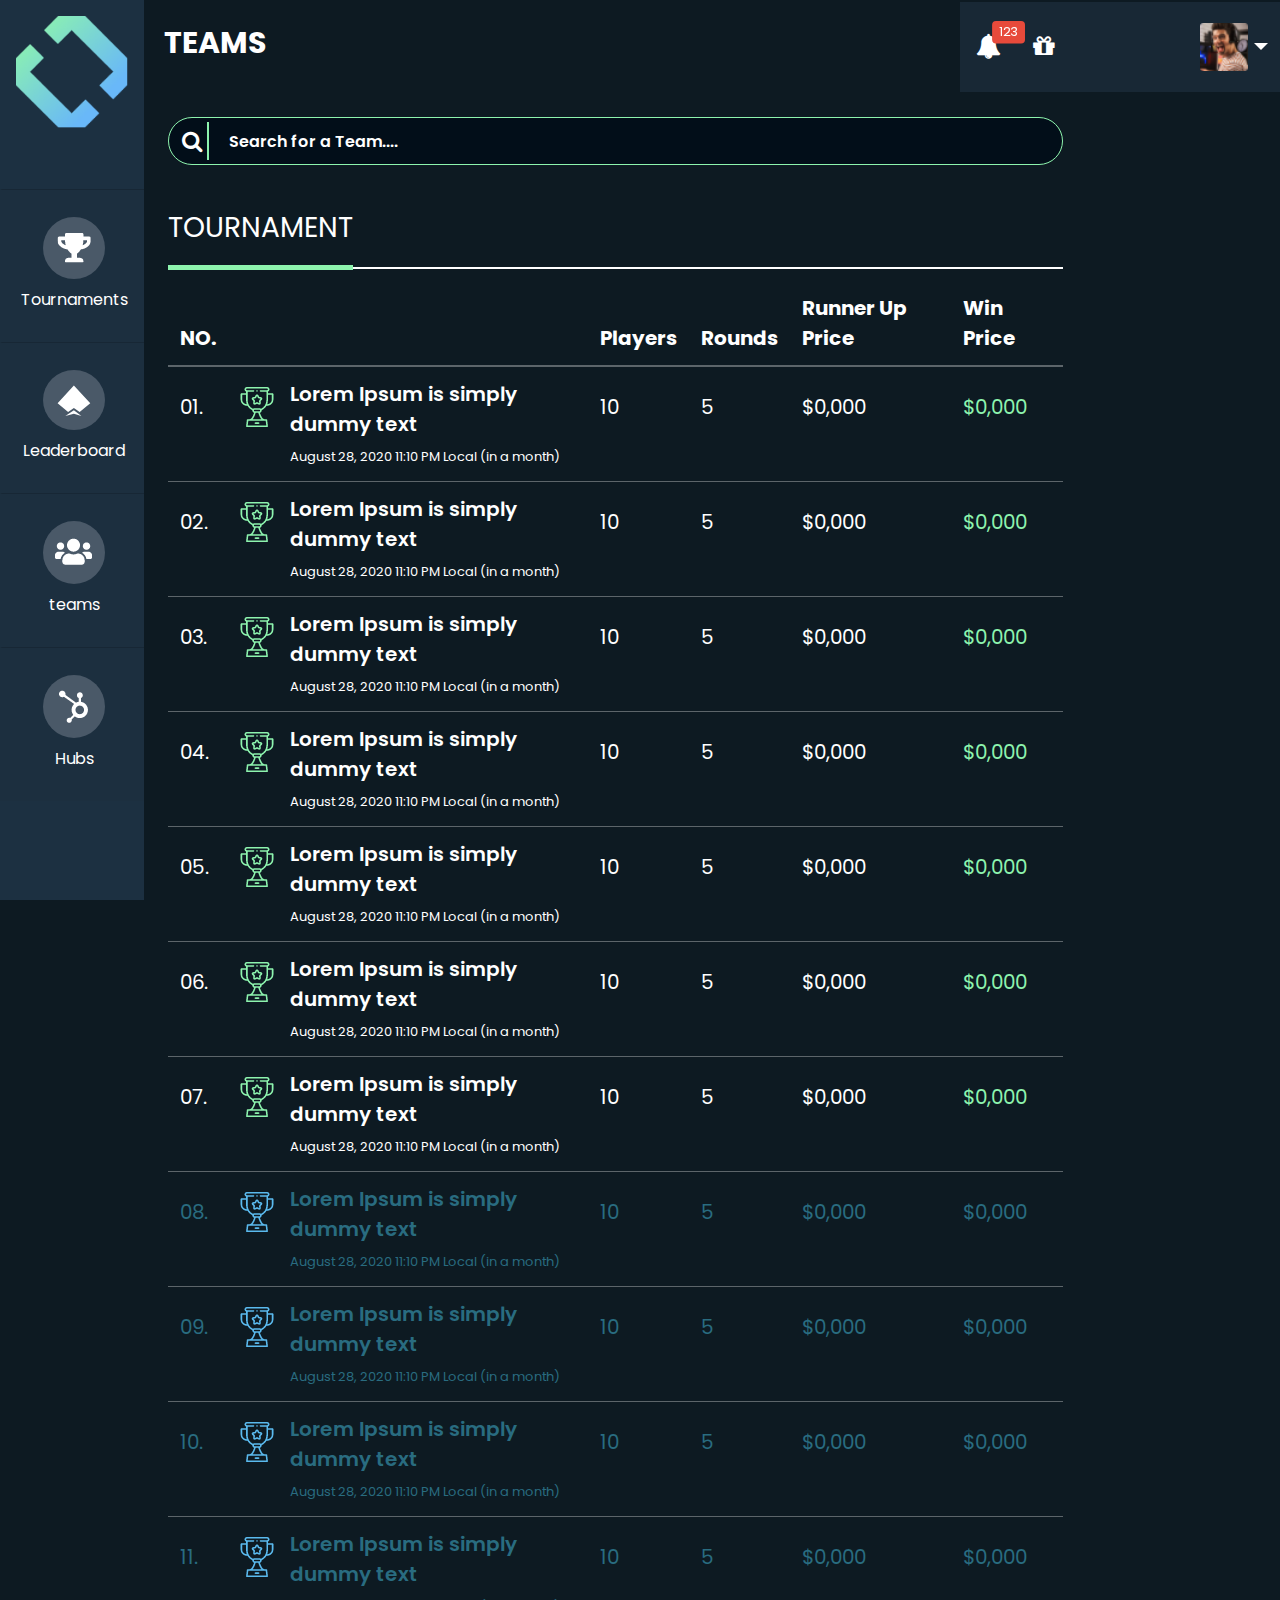
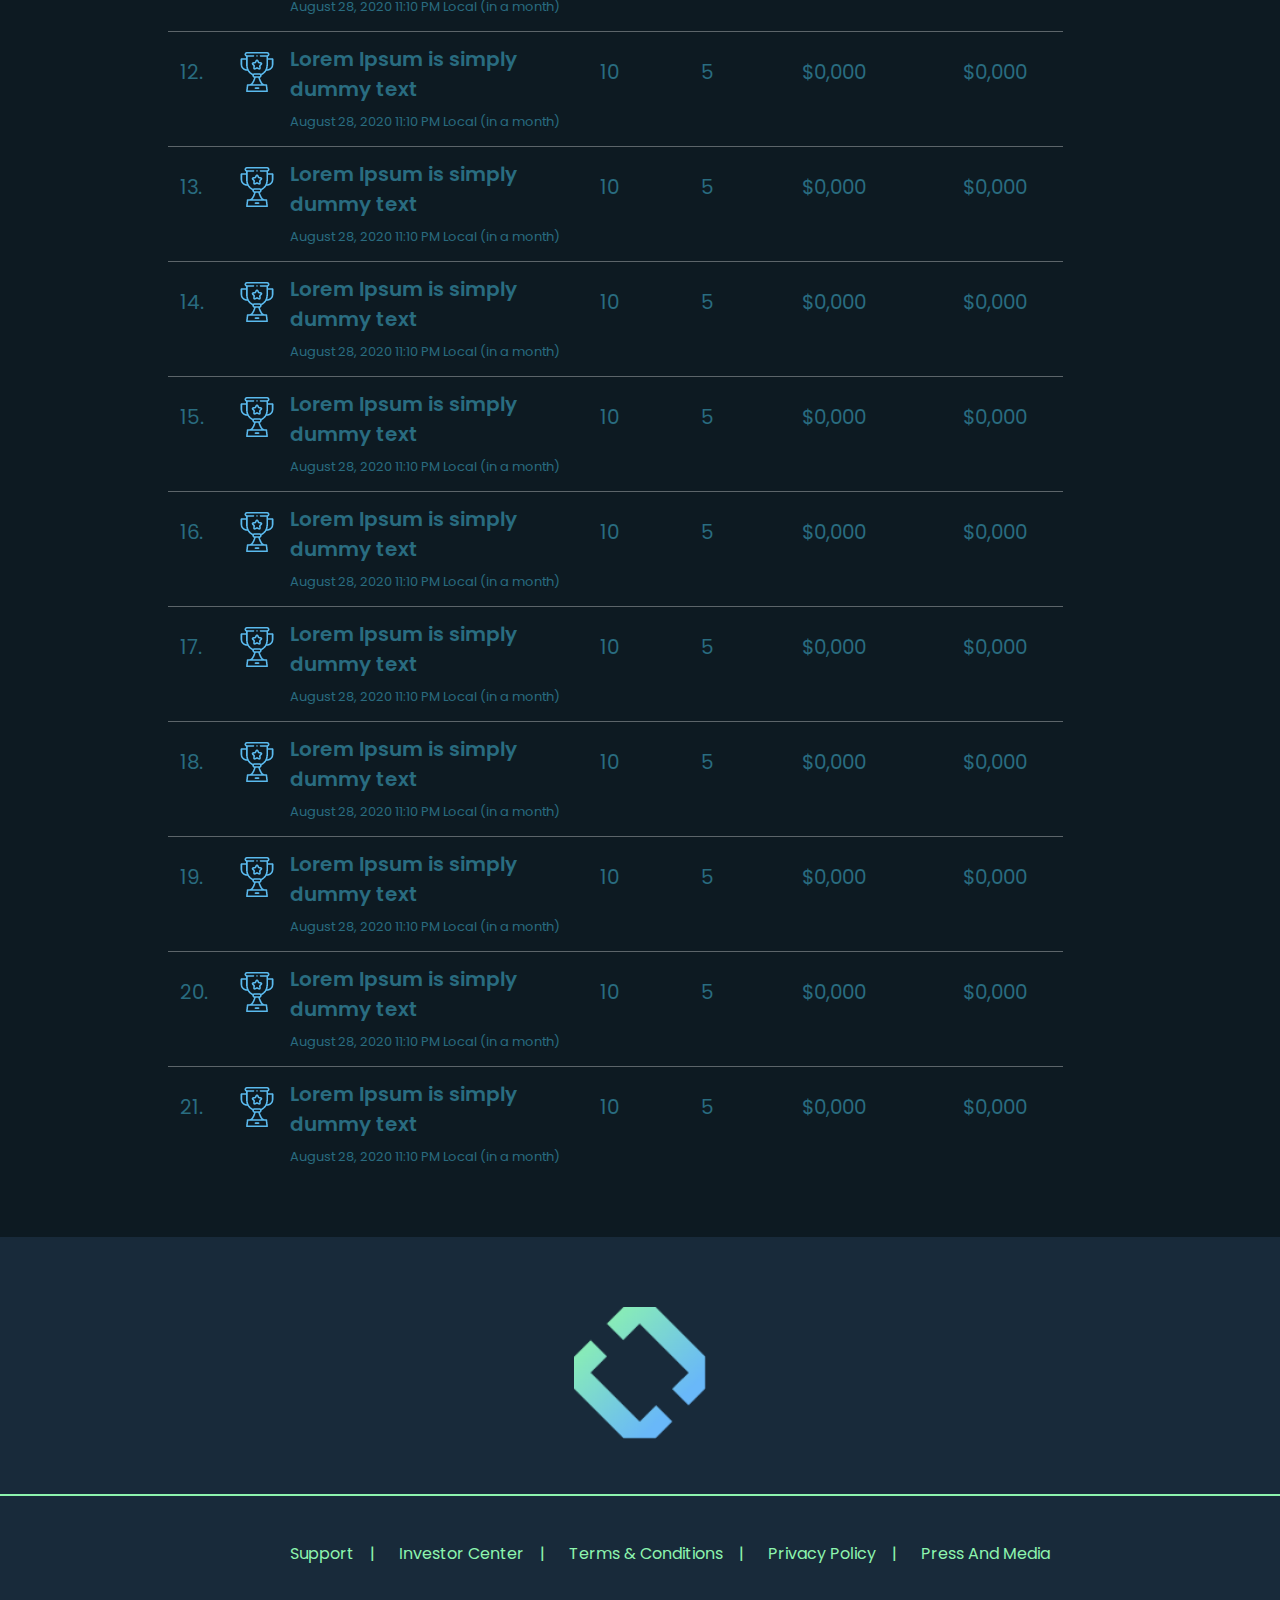
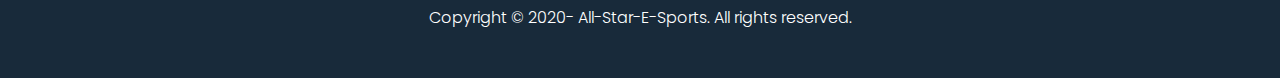
<file: teams.html>
<!DOCTYPE html>
<html lang="en">
  <head>
    <meta charset="UTF-8" />
    <meta name="viewport" content="width=device-width, initial-scale=1.0" />
    <title>Teams | All Star E Sports</title>
    <link rel="stylesheet" href="https://stackpath.bootstrapcdn.com/font-awesome/4.7.0/css/font-awesome.min.css" />
    <link rel="stylesheet" href="https://stackpath.bootstrapcdn.com/bootstrap/4.5.0/css/bootstrap.min.css" integrity="sha384-9aIt2nRpC12Uk9gS9baDl411NQApFmC26EwAOH8WgZl5MYYxFfc+NcPb1dKGj7Sk" crossorigin="anonymous" />
    <link rel="stylesheet" href="./css/slick-theme.css" />
    <link rel="stylesheet" href="./css/slick.css" />
    <!-- <link href="css/simple-sidebar.css" rel="stylesheet" /> -->
    <link href="./css/sb-admin-2.min.css" rel="stylesheet" />
    <link rel="stylesheet" href="./css/style.css" />
  </head>
  <body>
    <div id="wrapper">
      <!-- Sidebar -->
      <ul class="navbar-nav sidebar sidebar-dark accordion" id="accordionSidebar">
        <!-- Sidebar - Brand -->
        <a class="sidebar-logo" href="#">
          <div class="sidebar-brand-icon">
            <img src="images/BrackotLogo.png" class="img-responsive" />
          </div>
        </a>

        <!-- Nav Item - Tables -->

        <li class="nav-item">
          <a class="nav-link" href="#">
            <span> <img src="images/tournamentstrophy.png" class="img-responsive" /> Tournaments</span>
          </a>
        </li>
        <li class="nav-item">
          <a class="nav-link" href="#">
            <span> <img src="images/teamleaderboard.png" class="img-responsive" />Leaderboard </span>
          </a>
        </li>
        <li class="nav-item">
          <a class="nav-link" href="#">
            <span> <img src="images/tourteams.png" class="img-responsive" /> teams</span>
          </a>
        </li>
        <li class="nav-item">
          <a class="nav-link" href="#">
            <span> <img src="images/tournomenthub.png" class="img-responsive" /> Hubs</span>
          </a>
        </li>
      </ul>
      <!-- End of Sidebar -->

      <!-- Content Wrapper -->
      <div id="content-wrapper" class="d-flex flex-column">
        <!-- Main Content -->
        <div id="content">
          <!-- Topbar -->
          <nav class="navbar navbar-expand navbar-light topbar mb-4 static-top">
            <!-- Sidebar Toggle (Topbar) -->
            <button id="sidebarToggleTop" class="btn btn-link d-md-none rounded-circle mr-3">
              <i class="fa fa-bars"></i>
            </button>
            <h3 class="top-tour-head">TEAMS</h3>

            <!-- Topbar Navbar -->
            <ul class="navbar-nav ml-auto tournoment-dropdown">
              <li class="nav-item dropdown no-arrow mx-1">
                <a class="nav-link dropdown-toggle announce" href="#" id="alertsDropdown" role="button" data-toggle="dropdown" aria-haspopup="true" aria-expanded="false">
                  <i class="fa fa-bell"></i>
                  <!-- Counter - Alerts -->
                  <span class="badge badge-danger badge-announce badge-counter">123</span>
                </a>
                <!-- Dropdown - Alerts -->
                <div class="dropdown-list dropdown-menu dropdown-menu-right shadow animated--grow-in" aria-labelledby="alertsDropdown">
                  <div class="social-feeds">
                    <button>Updates</button>
                    <div class="feeds">
                      <img src="images/feeds.png" />
                      <h4>Social Feeds</h4>
                      <h6>Live updates from your friends on Mogul will appear here.</h6>
                      <p>Add your friends on Mogul to subscribe to their social feed</p>
                    </div>

                    <div class="social-tabs">
                      <ul class="nav nav-pills" role="tablist">
                        <li class="nav-item">
                          <a class="nav-link active" data-toggle="pill" href="#friends">Friends</a>
                        </li>
                        <li class="nav-item">
                          <a class="nav-link" data-toggle="pill" href="#teams">Teams</a>
                        </li>
                      </ul>
                      <!-- Tab panes -->
                      <div class="tab-content">
                        <div id="friends" class="container tab-pane active">
                          <div class="feeds">
                            <form>
                              <input type="email" placeholder="Email adress...." />
                              <button>Invite <i class="fa fa-send"></i></button>
                            </form>
                            <img src="images/addfriends.png" />
                            <h4>Friends</h4>
                            <h6>No friends found</h6>
                            <p>Add some friends to start chatting with them here.</p>
                          </div>
                        </div>
                        <div id="teams" class="container tab-pane fade">
                          <div class="feeds">
                            <form>
                              <input type="email" placeholder="Email adress...." />
                              <button>Invite <i class="fa fa-send"></i></button>
                            </form>
                            <img src="images/addfriends.png" />
                            <h4>Friends</h4>
                            <h6>No friends found</h6>
                            <p>Add some friends to start chatting with them here.</p>
                          </div>
                        </div>
                      </div>
                    </div>
                  </div>
                </div>
              </li>

              <li class="nav-item dropdown no-arrow mx-1">
                <a class="nav-link dropdown-toggle announce" href="#" id="alertsDropdown" role="button" data-toggle="dropdown" aria-haspopup="true" aria-expanded="false">
                  <i class="fa fa-gift"></i>
                </a>
                <!-- Dropdown - Alerts -->
                <div class="dropdown-list dropdown-menu dropdown-menu-right shadow animated--grow-in" aria-labelledby="alertsDropdown">
                  <div class="social-feeds">
                    <button>Updates</button>
                    <div class="feeds">
                      <img src="images/feeds.png" />
                      <h4>Social Feeds</h4>
                      <h6>Live updates from your friends on Mogul will appear here.</h6>
                      <p>Add your friends on Mogul to subscribe to their social feed</p>
                    </div>

                    <div class="social-tabs">
                      <ul class="nav nav-pills" role="tablist">
                        <li class="nav-item">
                          <a class="nav-link active" data-toggle="pill" href="#friends">Friends</a>
                        </li>
                        <li class="nav-item">
                          <a class="nav-link" data-toggle="pill" href="#teams">Teams</a>
                        </li>
                      </ul>
                      <!-- Tab panes -->
                      <div class="tab-content">
                        <div id="friends" class="container tab-pane active">
                          <div class="feeds">
                            <form>
                              <input type="email" placeholder="Email adress...." />
                              <button>Invite <i class="fa fa-send"></i></button>
                            </form>
                            <img src="images/addfriends.png" />
                            <h4>Friends</h4>
                            <h6>No friends found</h6>
                            <p>Add some friends to start chatting with them here.</p>
                          </div>
                        </div>
                        <div id="teams" class="container tab-pane fade">
                          <div class="feeds">
                            <form>
                              <input type="email" placeholder="Email adress...." />
                              <button>Invite <i class="fa fa-send"></i></button>
                            </form>
                            <img src="images/addfriends.png" />
                            <h4>Friends</h4>
                            <h6>No friends found</h6>
                            <p>Add some friends to start chatting with them here.</p>
                          </div>
                        </div>
                      </div>
                    </div>
                  </div>
                </div>
              </li>

              <!-- Nav Item - User Information -->
              <li class="nav-item no-arrow profile-image">
                <a class="nav-link dropdown-toggle" href="#" id="userDropdown" role="button" data-toggle="dropdown" aria-haspopup="true" aria-expanded="false">
                  <img class="img-profile" src="images/team-2.png" />
                </a>
                <!-- Dropdown - User Information -->
                <div class="dropdown-menu dropdown-menu-right shadow animated--grow-in" aria-labelledby="userDropdown">
                  <a class="dropdown-item" href="#">
                    <i class="fa fa-user fa-sm fa-fw mr-2 text-gray-400"></i>
                    Profile
                  </a>

                  <div class="dropdown-divider"></div>
                  <a class="dropdown-item" href="#" data-toggle="modal" data-target="#logoutModal">
                    <i class="fas fa-sign-out-alt fa-sm fa-fw mr-2 text-gray-400"></i>
                    Logout
                  </a>
                </div>
              </li>
            </ul>
          </nav>
          <!-- End of Topbar -->

          <!-- Begin Page Content -->
          <div class="container-fluid tournament-dashboard">
            <div class="row">
              <div class="col-md-10">
                <section class="tournament-table-sec">
                  <div class="container-fluid">
                    <div class="row">
                      <div class="col">
                        <h3 class="main-tournament">TEAMS</h3>
                      </div>
                    </div>
                    <div class="row">
                      <div class="col">
                        <div class="form-group has-search team-search">
                          <span class="fa fa-search form-control-feedback"></span>
                          <input type="text" class="form-control search-input-field" placeholder="Search for a Team...." />
                        </div>
                      </div>
                    </div>
                    <div class="row tournament-text-row">
                      <div class="col">
                        <h3 class="tournament-text text-uppercase">Tournament</h3>
                      </div>
                    </div>
                    <div class="row">
                      <div class="col">
                        <hr class="hr-style" />
                      </div>
                    </div>
                    <div class="row">
                      <div class="col table-responsive">
                        <table class="table">
                          <thead>
                            <tr>
                              <th scope="col" class="no-col">NO.</th>
                              <th></th>
                              <th scope="col">Players</th>
                              <th scope="col">Rounds</th>
                              <th scope="col">Runner Up Price</th>
                              <th scope="col">Win Price</th>
                            </tr>
                          </thead>
                          <tbody>
                            <tr>
                              <td class="td-no">
                                <span class="table-no">01.</span>
                              </td>
                              <td class="table-data">
                                <div class="table-text-div">
                                  <span class="main-text-table">Lorem Ipsum is simply dummy text</span>
                                  <span class="sub-text-table">August 28, 2020 11:10 PM Local (in a month)</span>
                                </div>
                              </td>
                              <td class="td-player">10</td>
                              <td class="td-round">5</td>
                              <td class="td-runner-price">$0,000</td>
                              <td class="td-win-price">$0,000</td>
                            </tr>
                            <tr>
                              <td class="td-no">
                                <span class="table-no">02.</span>
                              </td>
                              <td class="table-data">
                                <div class="table-text-div">
                                  <span class="main-text-table">Lorem Ipsum is simply dummy text</span>
                                  <span class="sub-text-table">August 28, 2020 11:10 PM Local (in a month)</span>
                                </div>
                              </td>
                              <td class="td-player">10</td>
                              <td class="td-round">5</td>
                              <td class="td-runner-price">$0,000</td>
                              <td class="td-win-price">$0,000</td>
                            </tr>
                            <tr>
                              <td class="td-no">
                                <span class="table-no">03.</span>
                              </td>
                              <td class="table-data">
                                <div class="table-text-div">
                                  <span class="main-text-table">Lorem Ipsum is simply dummy text</span>
                                  <span class="sub-text-table">August 28, 2020 11:10 PM Local (in a month)</span>
                                </div>
                              </td>
                              <td class="td-player">10</td>
                              <td class="td-round">5</td>
                              <td class="td-runner-price">$0,000</td>
                              <td class="td-win-price">$0,000</td>
                            </tr>
                            <tr>
                              <td class="td-no">
                                <span class="table-no">04.</span>
                              </td>
                              <td class="table-data">
                                <div class="table-text-div">
                                  <span class="main-text-table">Lorem Ipsum is simply dummy text</span>
                                  <span class="sub-text-table">August 28, 2020 11:10 PM Local (in a month)</span>
                                </div>
                              </td>
                              <td class="td-player">10</td>
                              <td class="td-round">5</td>
                              <td class="td-runner-price">$0,000</td>
                              <td class="td-win-price">$0,000</td>
                            </tr>
                            <tr>
                              <td class="td-no">
                                <span class="table-no">05.</span>
                              </td>
                              <td class="table-data">
                                <div class="table-text-div">
                                  <span class="main-text-table">Lorem Ipsum is simply dummy text</span>
                                  <span class="sub-text-table">August 28, 2020 11:10 PM Local (in a month)</span>
                                </div>
                              </td>
                              <td class="td-player">10</td>
                              <td class="td-round">5</td>
                              <td class="td-runner-price">$0,000</td>
                              <td class="td-win-price">$0,000</td>
                            </tr>
                            <tr>
                              <td class="td-no">
                                <span class="table-no">06.</span>
                              </td>
                              <td class="table-data">
                                <div class="table-text-div">
                                  <span class="main-text-table">Lorem Ipsum is simply dummy text</span>
                                  <span class="sub-text-table">August 28, 2020 11:10 PM Local (in a month)</span>
                                </div>
                              </td>
                              <td class="td-player">10</td>
                              <td class="td-round">5</td>
                              <td class="td-runner-price">$0,000</td>
                              <td class="td-win-price">$0,000</td>
                            </tr>
                            <tr>
                              <td class="td-no">
                                <span class="table-no">07.</span>
                              </td>
                              <td class="table-data">
                                <div class="table-text-div">
                                  <span class="main-text-table">Lorem Ipsum is simply dummy text</span>
                                  <span class="sub-text-table">August 28, 2020 11:10 PM Local (in a month)</span>
                                </div>
                              </td>
                              <td class="td-player">10</td>
                              <td class="td-round">5</td>
                              <td class="td-runner-price">$0,000</td>
                              <td class="td-win-price">$0,000</td>
                            </tr>
                            <tr class="inactive">
                              <td class="td-no">
                                <span class="table-no">08.</span>
                              </td>
                              <td class="table-data">
                                <div class="table-text-div">
                                  <span class="main-text-table">Lorem Ipsum is simply dummy text</span>
                                  <span class="sub-text-table">August 28, 2020 11:10 PM Local (in a month)</span>
                                </div>
                              </td>
                              <td class="td-player">10</td>
                              <td class="td-round">5</td>
                              <td class="td-runner-price">$0,000</td>
                              <td class="td-win-price">$0,000</td>
                            </tr>
                            <tr class="inactive">
                              <td class="td-no">
                                <span class="table-no">09.</span>
                              </td>
                              <td class="table-data">
                                <div class="table-text-div">
                                  <span class="main-text-table">Lorem Ipsum is simply dummy text</span>
                                  <span class="sub-text-table">August 28, 2020 11:10 PM Local (in a month)</span>
                                </div>
                              </td>
                              <td class="td-player">10</td>
                              <td class="td-round">5</td>
                              <td class="td-runner-price">$0,000</td>
                              <td class="td-win-price">$0,000</td>
                            </tr>
                            <tr class="inactive">
                              <td class="td-no">
                                <span class="table-no">10.</span>
                              </td>
                              <td class="table-data">
                                <div class="table-text-div">
                                  <span class="main-text-table">Lorem Ipsum is simply dummy text</span>
                                  <span class="sub-text-table">August 28, 2020 11:10 PM Local (in a month)</span>
                                </div>
                              </td>
                              <td class="td-player">10</td>
                              <td class="td-round">5</td>
                              <td class="td-runner-price">$0,000</td>
                              <td class="td-win-price">$0,000</td>
                            </tr>
                            <tr class="inactive">
                              <td class="td-no">
                                <span class="table-no">11.</span>
                              </td>
                              <td class="table-data">
                                <div class="table-text-div">
                                  <span class="main-text-table">Lorem Ipsum is simply dummy text</span>
                                  <span class="sub-text-table">August 28, 2020 11:10 PM Local (in a month)</span>
                                </div>
                              </td>
                              <td class="td-player">10</td>
                              <td class="td-round">5</td>
                              <td class="td-runner-price">$0,000</td>
                              <td class="td-win-price">$0,000</td>
                            </tr>
                            <tr class="inactive">
                              <td class="td-no">
                                <span class="table-no">12.</span>
                              </td>
                              <td class="table-data">
                                <div class="table-text-div">
                                  <span class="main-text-table">Lorem Ipsum is simply dummy text</span>
                                  <span class="sub-text-table">August 28, 2020 11:10 PM Local (in a month)</span>
                                </div>
                              </td>
                              <td class="td-player">10</td>
                              <td class="td-round">5</td>
                              <td class="td-runner-price">$0,000</td>
                              <td class="td-win-price">$0,000</td>
                            </tr>
                            <tr class="inactive">
                              <td class="td-no">
                                <span class="table-no">13.</span>
                              </td>
                              <td class="table-data">
                                <div class="table-text-div">
                                  <span class="main-text-table">Lorem Ipsum is simply dummy text</span>
                                  <span class="sub-text-table">August 28, 2020 11:10 PM Local (in a month)</span>
                                </div>
                              </td>
                              <td class="td-player">10</td>
                              <td class="td-round">5</td>
                              <td class="td-runner-price">$0,000</td>
                              <td class="td-win-price">$0,000</td>
                            </tr>
                            <tr class="inactive">
                              <td class="td-no">
                                <span class="table-no">14.</span>
                              </td>
                              <td class="table-data">
                                <div class="table-text-div">
                                  <span class="main-text-table">Lorem Ipsum is simply dummy text</span>
                                  <span class="sub-text-table">August 28, 2020 11:10 PM Local (in a month)</span>
                                </div>
                              </td>
                              <td class="td-player">10</td>
                              <td class="td-round">5</td>
                              <td class="td-runner-price">$0,000</td>
                              <td class="td-win-price">$0,000</td>
                            </tr>
                            <tr class="inactive">
                              <td class="td-no">
                                <span class="table-no">15.</span>
                              </td>
                              <td class="table-data">
                                <div class="table-text-div">
                                  <span class="main-text-table">Lorem Ipsum is simply dummy text</span>
                                  <span class="sub-text-table">August 28, 2020 11:10 PM Local (in a month)</span>
                                </div>
                              </td>
                              <td class="td-player">10</td>
                              <td class="td-round">5</td>
                              <td class="td-runner-price">$0,000</td>
                              <td class="td-win-price">$0,000</td>
                            </tr>
                            <tr class="inactive">
                              <td class="td-no">
                                <span class="table-no">16.</span>
                              </td>
                              <td class="table-data">
                                <div class="table-text-div">
                                  <span class="main-text-table">Lorem Ipsum is simply dummy text</span>
                                  <span class="sub-text-table">August 28, 2020 11:10 PM Local (in a month)</span>
                                </div>
                              </td>
                              <td class="td-player">10</td>
                              <td class="td-round">5</td>
                              <td class="td-runner-price">$0,000</td>
                              <td class="td-win-price">$0,000</td>
                            </tr>
                            <tr class="inactive">
                              <td class="td-no">
                                <span class="table-no">17.</span>
                              </td>
                              <td class="table-data">
                                <div class="table-text-div">
                                  <span class="main-text-table">Lorem Ipsum is simply dummy text</span>
                                  <span class="sub-text-table">August 28, 2020 11:10 PM Local (in a month)</span>
                                </div>
                              </td>
                              <td class="td-player">10</td>
                              <td class="td-round">5</td>
                              <td class="td-runner-price">$0,000</td>
                              <td class="td-win-price">$0,000</td>
                            </tr>
                            <tr class="inactive">
                              <td class="td-no">
                                <span class="table-no">18.</span>
                              </td>
                              <td class="table-data">
                                <div class="table-text-div">
                                  <span class="main-text-table">Lorem Ipsum is simply dummy text</span>
                                  <span class="sub-text-table">August 28, 2020 11:10 PM Local (in a month)</span>
                                </div>
                              </td>
                              <td class="td-player">10</td>
                              <td class="td-round">5</td>
                              <td class="td-runner-price">$0,000</td>
                              <td class="td-win-price">$0,000</td>
                            </tr>
                            <tr class="inactive">
                              <td class="td-no">
                                <span class="table-no">19.</span>
                              </td>
                              <td class="table-data">
                                <div class="table-text-div">
                                  <span class="main-text-table">Lorem Ipsum is simply dummy text</span>
                                  <span class="sub-text-table">August 28, 2020 11:10 PM Local (in a month)</span>
                                </div>
                              </td>
                              <td class="td-player">10</td>
                              <td class="td-round">5</td>
                              <td class="td-runner-price">$0,000</td>
                              <td class="td-win-price">$0,000</td>
                            </tr>
                            <tr class="inactive">
                              <td class="td-no">
                                <span class="table-no">20.</span>
                              </td>
                              <td class="table-data">
                                <div class="table-text-div">
                                  <span class="main-text-table">Lorem Ipsum is simply dummy text</span>
                                  <span class="sub-text-table">August 28, 2020 11:10 PM Local (in a month)</span>
                                </div>
                              </td>
                              <td class="td-player">10</td>
                              <td class="td-round">5</td>
                              <td class="td-runner-price">$0,000</td>
                              <td class="td-win-price">$0,000</td>
                            </tr>
                            <tr class="inactive">
                              <td class="td-no">
                                <span class="table-no">21.</span>
                              </td>
                              <td class="table-data">
                                <div class="table-text-div">
                                  <span class="main-text-table">Lorem Ipsum is simply dummy text</span>
                                  <span class="sub-text-table">August 28, 2020 11:10 PM Local (in a month)</span>
                                </div>
                              </td>
                              <td class="td-player">10</td>
                              <td class="td-round">5</td>
                              <td class="td-runner-price">$0,000</td>
                              <td class="td-win-price">$0,000</td>
                            </tr>
                          </tbody>
                        </table>
                      </div>
                    </div>
                  </div>
                </section>
              </div>
            </div>
          </div>
          <!-- /.container-fluid -->
        </div>
        <!-- End of Main Content -->
      </div>
      <!-- End of Content Wrapper -->
    </div>
    <footer class="main-footer">
      <div class="container">
        <div class="row">
          <div class="col text-center">
            <img src="./images/main-logo.png" class="footer-logo" alt="" />
          </div>
        </div>
      </div>

      <div class="copyright-row">
        <ul class="footer-ul">
          <li><a href="#">Support</a> <span>|</span></li>
          <li><a href="#">Investor Center</a> <span>|</span></li>
          <li><a href="#">Terms &amp; Conditions </a><span>|</span></li>
          <li><a href="#">Privacy Policy</a> <span>|</span></li>
          <li><a href="#">Press And Media</a></li>
        </ul>
        <p class="copyright-text">Copyright © 2020- All-Star-E-Sports. All rights reserved.</p>
      </div>
    </footer>

    <script src="https://code.jquery.com/jquery-3.5.1.slim.min.js" integrity="sha384-DfXdz2htPH0lsSSs5nCTpuj/zy4C+OGpamoFVy38MVBnE+IbbVYUew+OrCXaRkfj" crossorigin="anonymous"></script>
    <script src="https://cdn.jsdelivr.net/npm/popper.js@1.16.0/dist/umd/popper.min.js" integrity="sha384-Q6E9RHvbIyZFJoft+2mJbHaEWldlvI9IOYy5n3zV9zzTtmI3UksdQRVvoxMfooAo" crossorigin="anonymous"></script>
    <script src="https://stackpath.bootstrapcdn.com/bootstrap/4.5.0/js/bootstrap.min.js" integrity="sha384-OgVRvuATP1z7JjHLkuOU7Xw704+h835Lr+6QL9UvYjZE3Ipu6Tp75j7Bh/kR0JKI" crossorigin="anonymous"></script>
    <script src="./js/slick.js"></script>
    <script src="./js/slick.min.js"></script>
    <script src="./js/sb-admin-2.min.js"></script>
  </body>
</html>
</file>
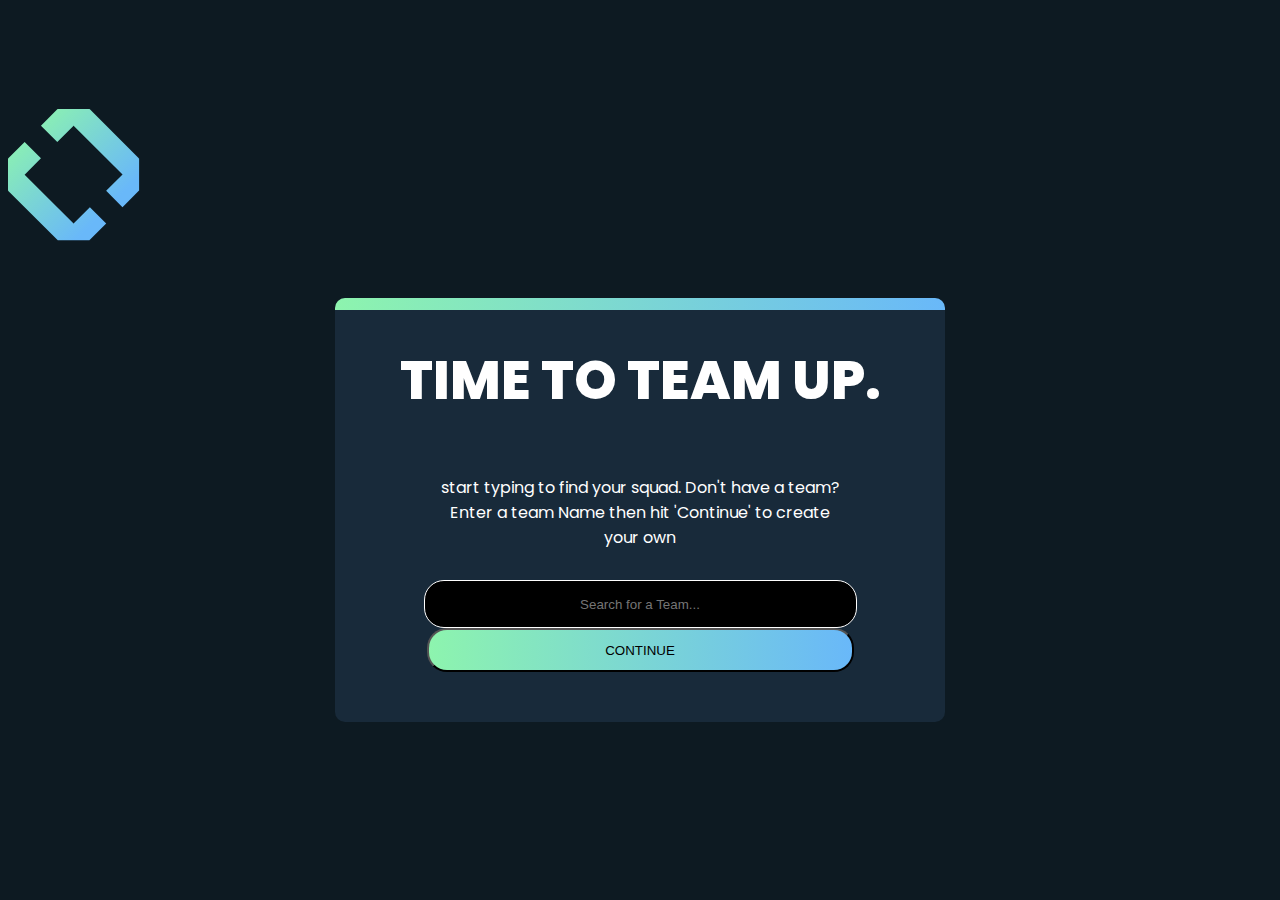
<file: time.html>
<!DOCTYPE html>
<html lang="en">
  <head>
    <meta charset="UTF-8" />
    <meta name="viewport" content="width=device-width, initial-scale=1.0" />
    <title>All Star E Sports</title>
    <link rel="stylesheet" href="https://stackpath.bootstrapcdn.com/font-awesome/4.7.0/css/font-awesome.min.css" />
    <link rel="stylesheet" href="https://stackpath.bootstrapcdn.com/bootstrap/4.5.0/css/bootstrap.min.css" integrity="sha384-9aIt2nRpC12Uk9gS9baDl411NQApFmC26EwAOH8WgZl5MYYxFfc+NcPb1dKGj7Sk" crossorigin="anonymous" />
    <link rel="stylesheet" href="./css/style.css" />
  </head>
  <body>
    <div class="container">
      <div class="row">
        <div class="col text-center">
          <img src="./images/BrackotLogo.png" class="team-up-div-logo" alt="" />
        </div>
      </div>
      <div class="team-up-container">
        <div class="row row-play-check-bg-gradient">
          <div class="col play-check-bg-gradient"></div>
        </div>
        <div class="row">
          <div class="col">
            <h3>TIME TO TEAM UP.</h3>
            <p class="text-capitalize time-text">start typing to find your squad. Don't have a team? Enter a team Name then hit 'Continue' to create your own</p>
          </div>
        </div>
        <div class="row">
          <div class="col">
            <form>
              <div class="form-group">
                <input type="text" class="form-control search-team" placeholder="Search for a Team..." />
              </div>
              <button type="submit" class="btn continue-btn">CONTINUE</button>
            </form>
          </div>
        </div>
      </div>
    </div>
    <script src="https://code.jquery.com/jquery-3.5.1.slim.min.js" integrity="sha384-DfXdz2htPH0lsSSs5nCTpuj/zy4C+OGpamoFVy38MVBnE+IbbVYUew+OrCXaRkfj" crossorigin="anonymous"></script>
    <script src="https://cdn.jsdelivr.net/npm/popper.js@1.16.0/dist/umd/popper.min.js" integrity="sha384-Q6E9RHvbIyZFJoft+2mJbHaEWldlvI9IOYy5n3zV9zzTtmI3UksdQRVvoxMfooAo" crossorigin="anonymous"></script>
    <script src="https://stackpath.bootstrapcdn.com/bootstrap/4.5.0/js/bootstrap.min.js" integrity="sha384-OgVRvuATP1z7JjHLkuOU7Xw704+h835Lr+6QL9UvYjZE3Ipu6Tp75j7Bh/kR0JKI" crossorigin="anonymous"></script>
  </body>
</html>
</file>
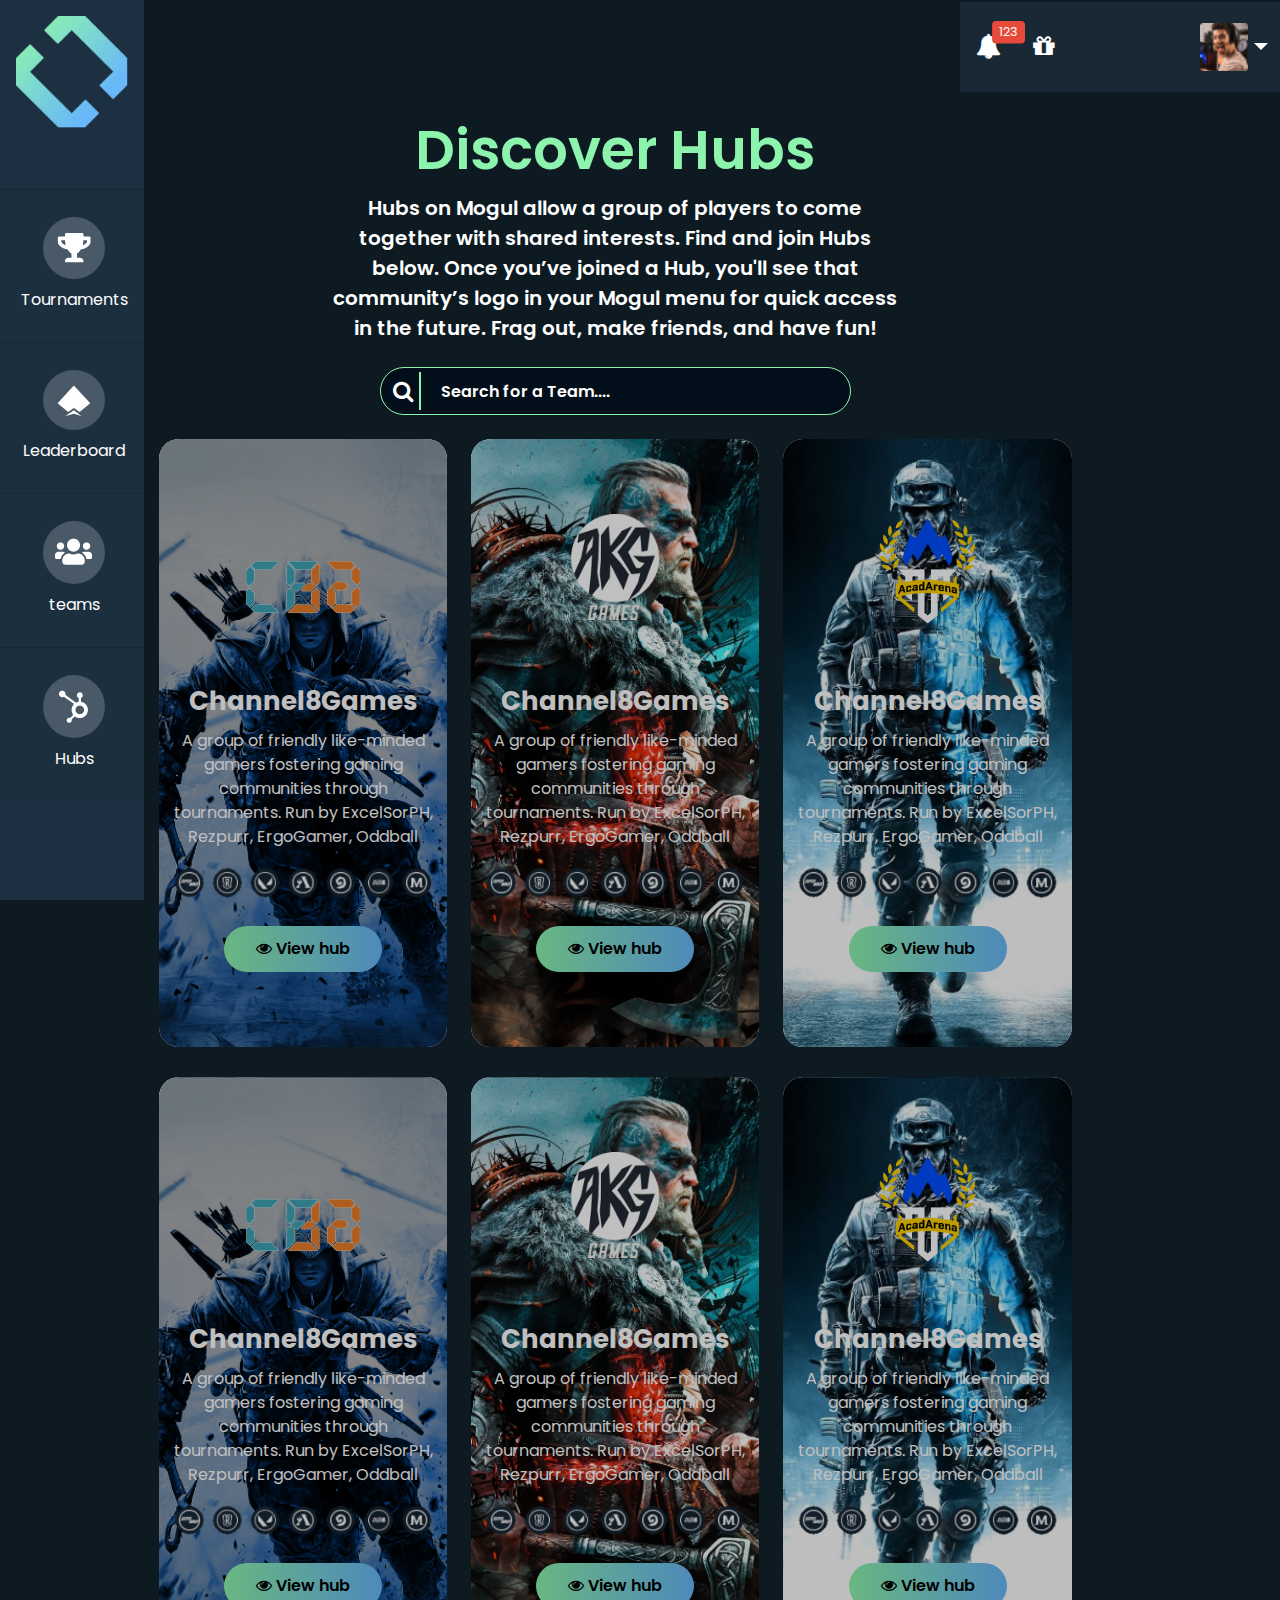
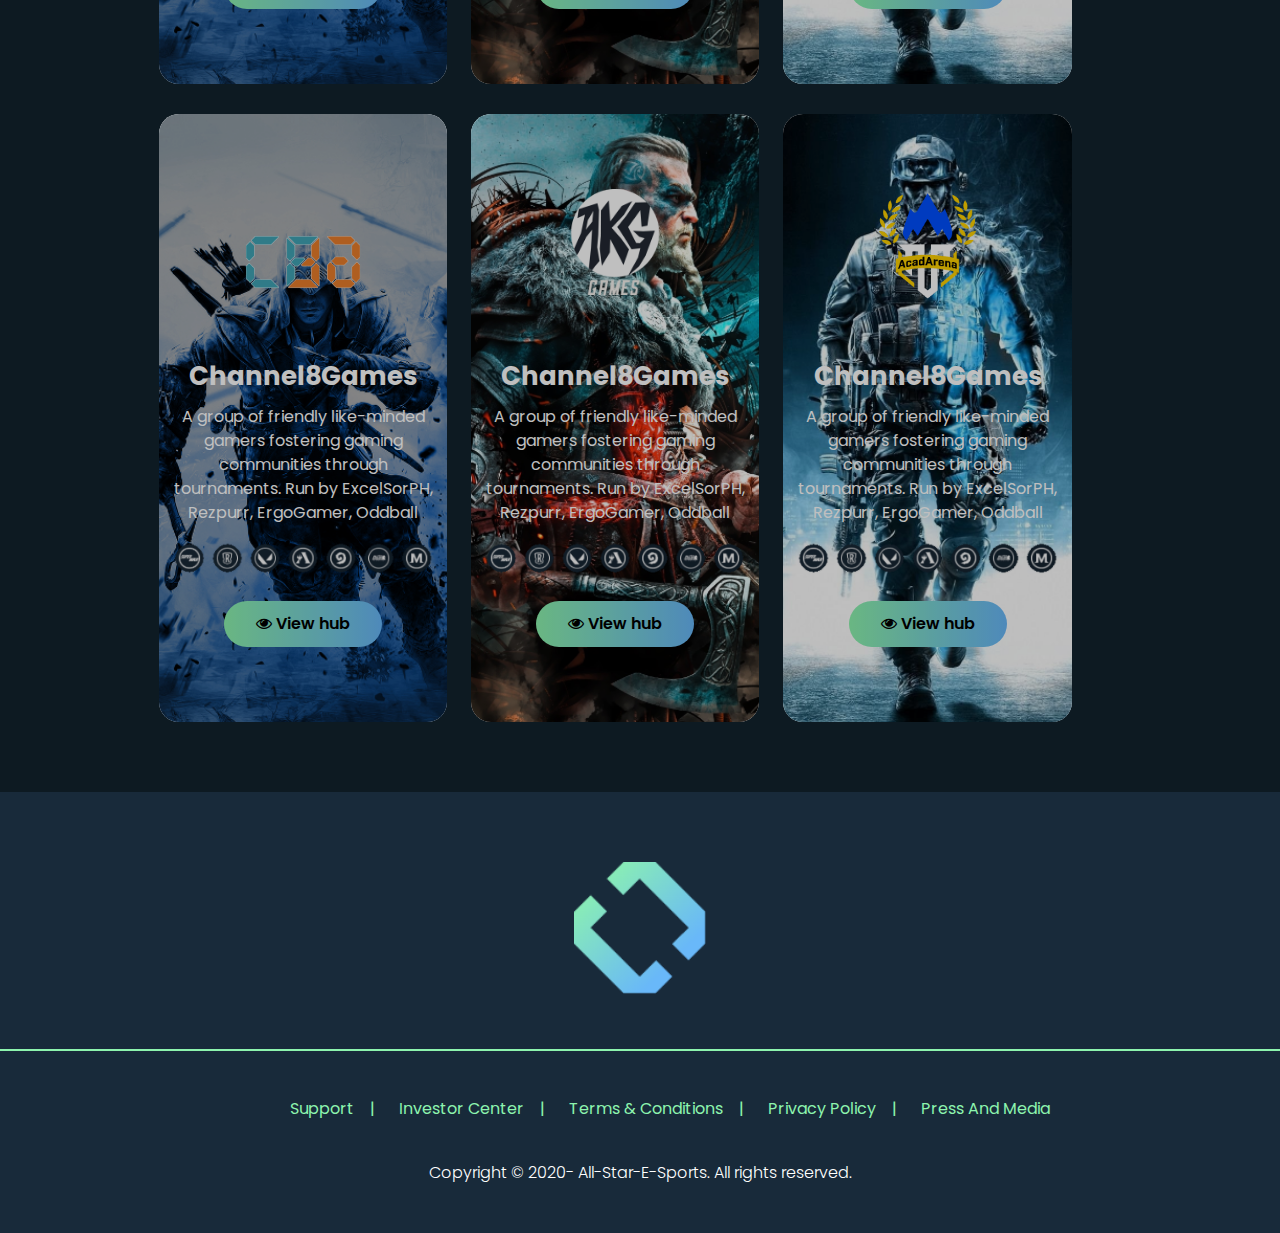
<file: tournament-c1.html>
<!DOCTYPE html>
<html lang="en">
  <head>
    <meta charset="UTF-8" />
    <meta name="viewport" content="width=device-width, initial-scale=1.0" />
    <title>All Star E Sports</title>
    <link rel="stylesheet" href="https://stackpath.bootstrapcdn.com/font-awesome/4.7.0/css/font-awesome.min.css" />
    <link rel="stylesheet" href="https://stackpath.bootstrapcdn.com/bootstrap/4.5.0/css/bootstrap.min.css" integrity="sha384-9aIt2nRpC12Uk9gS9baDl411NQApFmC26EwAOH8WgZl5MYYxFfc+NcPb1dKGj7Sk" crossorigin="anonymous" />
    <link rel="stylesheet" href="./css/slick-theme.css" />
    <link rel="stylesheet" href="./css/slick.css" />
    <link href="./css/sb-admin-2.min.css" rel="stylesheet" />
    <!-- <link href="css/simple-sidebar.css" rel="stylesheet" /> -->

    <link rel="stylesheet" href="./css/style.css" />
  </head>
  <body>
    <div id="wrapper">
      <!-- Sidebar -->
      <ul class="navbar-nav sidebar sidebar-dark accordion" id="accordionSidebar">
        <!-- Sidebar - Brand -->
        <a class="sidebar-logo" href="#">
          <div class="sidebar-brand-icon">
            <img src="images/BrackotLogo.png" class="img-responsive" />
          </div>
        </a>

        <!-- Nav Item - Tables -->
        <li class="nav-item">
          <a class="nav-link" href="#">
            <span> <img src="images/tournamentstrophy.png" class="img-responsive" /> Tournaments</span>
          </a>
        </li>
        <li class="nav-item">
          <a class="nav-link" href="#">
            <span> <img src="images/teamleaderboard.png" class="img-responsive" />Leaderboard </span>
          </a>
        </li>
        <li class="nav-item">
          <a class="nav-link" href="#">
            <span> <img src="images/tourteams.png" class="img-responsive" /> teams</span>
          </a>
        </li>
        <li class="nav-item">
          <a class="nav-link" href="#">
            <span> <img src="images/tournomenthub.png" class="img-responsive" /> Hubs</span>
          </a>
        </li>
      </ul>
      <!-- End of Sidebar -->

      <!-- Content Wrapper -->
      <div id="content-wrapper" class="d-flex flex-column">
        <!-- Main Content -->
        <div id="content">
          <!-- Topbar -->
          <nav class="navbar navbar-expand navbar-light topbar mb-4 static-top">
            <!-- Sidebar Toggle (Topbar) -->
            <button id="sidebarToggleTop" class="btn btn-link d-md-none rounded-circle mr-3">
              <i class="fa fa-bars"></i>
            </button>

            <!-- Topbar Navbar -->
            <ul class="navbar-nav ml-auto tournoment-dropdown">
              <li class="nav-item dropdown no-arrow mx-1">
                <a class="nav-link dropdown-toggle announce" href="#" id="alertsDropdown" role="button" data-toggle="dropdown" aria-haspopup="true" aria-expanded="false">
                  <i class="fa fa-bell"></i>
                  <!-- Counter - Alerts -->
                  <span class="badge badge-danger badge-announce badge-counter">123</span>
                </a>
                <!-- Dropdown - Alerts -->
                <div class="dropdown-list dropdown-menu dropdown-menu-right shadow animated--grow-in" aria-labelledby="alertsDropdown">
                  <div class="social-feeds">
                    <button>Updates</button>
                    <div class="feeds">
                      <img src="images/feeds.png" />
                      <h4>Social Feeds</h4>
                      <h6>Live updates from your friends on Mogul will appear here.</h6>
                      <p>Add your friends on Mogul to subscribe to their social feed</p>
                    </div>

                    <div class="social-tabs">
                      <ul class="nav nav-pills" role="tablist">
                        <li class="nav-item">
                          <a class="nav-link active" data-toggle="pill" href="#friends">Friends</a>
                        </li>
                        <li class="nav-item">
                          <a class="nav-link" data-toggle="pill" href="#teams">Teams</a>
                        </li>
                      </ul>
                      <!-- Tab panes -->
                      <div class="tab-content">
                        <div id="friends" class="container tab-pane active">
                          <div class="feeds">
                            <form>
                              <input type="email" placeholder="Email adress...." />
                              <button>Invite <i class="fa fa-send"></i></button>
                            </form>
                            <img src="images/addfriends.png" />
                            <h4>Friends</h4>
                            <h6>No friends found</h6>
                            <p>Add some friends to start chatting with them here.</p>
                          </div>
                        </div>
                        <div id="teams" class="container tab-pane fade">
                          <div class="feeds">
                            <form>
                              <input type="email" placeholder="Email adress...." />
                              <button>Invite <i class="fa fa-send"></i></button>
                            </form>
                            <img src="images/addfriends.png" />
                            <h4>Friends</h4>
                            <h6>No friends found</h6>
                            <p>Add some friends to start chatting with them here.</p>
                          </div>
                        </div>
                      </div>
                    </div>
                  </div>
                </div>
              </li>

              <li class="nav-item dropdown no-arrow mx-1">
                <a class="nav-link dropdown-toggle announce" href="#" id="alertsDropdown" role="button" data-toggle="dropdown" aria-haspopup="true" aria-expanded="false">
                  <i class="fa fa-gift"></i>
                </a>
                <!-- Dropdown - Alerts -->
                <div class="dropdown-list dropdown-menu dropdown-menu-right shadow animated--grow-in" aria-labelledby="alertsDropdown">
                  <div class="social-feeds">
                    <button>Updates</button>
                    <div class="feeds">
                      <img src="images/feeds.png" />
                      <h4>Social Feeds</h4>
                      <h6>Live updates from your friends on Mogul will appear here.</h6>
                      <p>Add your friends on Mogul to subscribe to their social feed</p>
                    </div>

                    <div class="social-tabs">
                      <ul class="nav nav-pills" role="tablist">
                        <li class="nav-item">
                          <a class="nav-link active" data-toggle="pill" href="#friends">Friends</a>
                        </li>
                        <li class="nav-item">
                          <a class="nav-link" data-toggle="pill" href="#teams">Teams</a>
                        </li>
                      </ul>
                      <!-- Tab panes -->
                      <div class="tab-content">
                        <div id="friends" class="container tab-pane active">
                          <div class="feeds">
                            <form>
                              <input type="email" placeholder="Email adress...." />
                              <button>Invite <i class="fa fa-send"></i></button>
                            </form>
                            <img src="images/addfriends.png" />
                            <h4>Friends</h4>
                            <h6>No friends found</h6>
                            <p>Add some friends to start chatting with them here.</p>
                          </div>
                        </div>
                        <div id="teams" class="container tab-pane fade">
                          <div class="feeds">
                            <form>
                              <input type="email" placeholder="Email adress...." />
                              <button>Invite <i class="fa fa-send"></i></button>
                            </form>
                            <img src="images/addfriends.png" />
                            <h4>Friends</h4>
                            <h6>No friends found</h6>
                            <p>Add some friends to start chatting with them here.</p>
                          </div>
                        </div>
                      </div>
                    </div>
                  </div>
                </div>
              </li>

              <!-- Nav Item - User Information -->
              <li class="nav-item no-arrow profile-image">
                <a class="nav-link dropdown-toggle" href="#" id="userDropdown" role="button" data-toggle="dropdown" aria-haspopup="true" aria-expanded="false">
                  <img class="img-profile" src="images/team-2.png" />
                </a>
                <!-- Dropdown - User Information -->
                <div class="dropdown-menu dropdown-menu-right shadow animated--grow-in" aria-labelledby="userDropdown">
                  <a class="dropdown-item" href="#">
                    <i class="fa fa-user fa-sm fa-fw mr-2 text-gray-400"></i>
                    Profile
                  </a>

                  <div class="dropdown-divider"></div>
                  <a class="dropdown-item" href="#" data-toggle="modal" data-target="#logoutModal">
                    <i class="fas fa-sign-out-alt fa-sm fa-fw mr-2 text-gray-400"></i>
                    Logout
                  </a>
                </div>
              </li>
            </ul>
          </nav>
          <!-- End of Topbar -->

          <!-- Begin Page Content -->
          <div class="container-fluid tournament-dashboard">
            <div class="row">
              <div class="col-md-10">
                <div class="tournoment-top-heading text-center">
                  <h3>Discover Hubs</h3>
                  <h5>Hubs on Mogul allow a group of players to come together with shared interests. Find and join Hubs below. Once you’ve joined a Hub, you'll see that community’s logo in your Mogul menu for quick access in the future. Frag out, make friends, and have fun!</h5>
                  <div class="form-group has-search team-search">
                    <span class="fa fa-search form-control-feedback"></span>
                    <input type="text" class="form-control search-input-field" placeholder="Search for a Team...." />
                  </div>
                </div>
                <div class="tournoment-items">
                  <div class="row">
                    <div class="col-md-12 col-lg-4">
                      <div class="card" style="width: 18rem;">
                        <div class="card-body" style="background-image: url(images/gamecard1.png);">
                          <div class="card-logo">
                            <img src="images/game1.png" />
                          </div>
                          <h5 class="card-title">Channel8Games</h5>
                          <p class="card-text">A group of friendly like-minded gamers fostering gaming communities through tournaments. Run by ExcelSorPH, Rezpurr, ErgoGamer, Oddball</p>
                          <img class="game-icon-img" src="images/gameicons.png" />
                          <a href="#" class="btn btn-primary"><i class="fa fa-eye"></i> View hub</a>
                        </div>
                      </div>
                    </div>
                    <div class="col-md-12 col-lg-4">
                      <div class="card" style="width: 18rem;">
                        <div class="card-body" style="background-image: url(images/gamecard2.png);">
                          <div class="card-logo">
                            <img src="images/game2.png" />
                          </div>

                          <h5 class="card-title">Channel8Games</h5>
                          <p class="card-text">A group of friendly like-minded gamers fostering gaming communities through tournaments. Run by ExcelSorPH, Rezpurr, ErgoGamer, Oddball</p>
                          <img class="game-icon-img" src="images/gameicons.png" />
                          <a href="#" class="btn btn-primary"><i class="fa fa-eye"></i> View hub</a>
                        </div>
                      </div>
                    </div>
                    <div class="col-md-12 col-lg-4">
                      <div class="card" style="width: 18rem;">
                        <div class="card-body" style="background-image: url(images/gamecard3.png);">
                          <div class="card-logo">
                            <img src="images/game3.png" />
                          </div>
                          <h5 class="card-title">Channel8Games</h5>
                          <p class="card-text">A group of friendly like-minded gamers fostering gaming communities through tournaments. Run by ExcelSorPH, Rezpurr, ErgoGamer, Oddball</p>
                          <img class="game-icon-img" src="images/gameicons.png" />
                          <a href="#" class="btn btn-primary"><i class="fa fa-eye"></i> View hub</a>
                        </div>
                      </div>
                    </div>
                    <div class="col-md-12 col-lg-4">
                      <div class="card" style="width: 18rem;">
                        <div class="card-body" style="background-image: url(images/gamecard1.png);">
                          <div class="card-logo">
                            <img src="images/game1.png" />
                          </div>
                          <h5 class="card-title">Channel8Games</h5>
                          <p class="card-text">A group of friendly like-minded gamers fostering gaming communities through tournaments. Run by ExcelSorPH, Rezpurr, ErgoGamer, Oddball</p>
                          <img class="game-icon-img" src="images/gameicons.png" />
                          <a href="#" class="btn btn-primary"><i class="fa fa-eye"></i> View hub</a>
                        </div>
                      </div>
                    </div>
                    <div class="col-md-12 col-lg-4">
                      <div class="card" style="width: 18rem;">
                        <div class="card-body" style="background-image: url(images/gamecard2.png);">
                          <div class="card-logo">
                            <img src="images/game2.png" />
                          </div>

                          <h5 class="card-title">Channel8Games</h5>
                          <p class="card-text">A group of friendly like-minded gamers fostering gaming communities through tournaments. Run by ExcelSorPH, Rezpurr, ErgoGamer, Oddball</p>
                          <img class="game-icon-img" src="images/gameicons.png" />
                          <a href="#" class="btn btn-primary"><i class="fa fa-eye"></i> View hub</a>
                        </div>
                      </div>
                    </div>
                    <div class="col-md-12 col-lg-4">
                      <div class="card" style="width: 18rem;">
                        <div class="card-body" style="background-image: url(images/gamecard3.png);">
                          <div class="card-logo">
                            <img src="images/game3.png" />
                          </div>
                          <h5 class="card-title">Channel8Games</h5>
                          <p class="card-text">A group of friendly like-minded gamers fostering gaming communities through tournaments. Run by ExcelSorPH, Rezpurr, ErgoGamer, Oddball</p>
                          <img class="game-icon-img" src="images/gameicons.png" />
                          <a href="#" class="btn btn-primary"><i class="fa fa-eye"></i> View hub</a>
                        </div>
                      </div>
                    </div>
                    <div class="col-md-12 col-lg-4">
                      <div class="card" style="width: 18rem;">
                        <div class="card-body" style="background-image: url(images/gamecard1.png);">
                          <div class="card-logo">
                            <img src="images/game1.png" />
                          </div>
                          <h5 class="card-title">Channel8Games</h5>
                          <p class="card-text">A group of friendly like-minded gamers fostering gaming communities through tournaments. Run by ExcelSorPH, Rezpurr, ErgoGamer, Oddball</p>
                          <img class="game-icon-img" src="images/gameicons.png" />
                          <a href="#" class="btn btn-primary"><i class="fa fa-eye"></i> View hub</a>
                        </div>
                      </div>
                    </div>
                    <div class="col-md-12 col-lg-4">
                      <div class="card" style="width: 18rem;">
                        <div class="card-body" style="background-image: url(images/gamecard2.png);">
                          <div class="card-logo">
                            <img src="images/game2.png" />
                          </div>

                          <h5 class="card-title">Channel8Games</h5>
                          <p class="card-text">A group of friendly like-minded gamers fostering gaming communities through tournaments. Run by ExcelSorPH, Rezpurr, ErgoGamer, Oddball</p>
                          <img class="game-icon-img" src="images/gameicons.png" />
                          <a href="#" class="btn btn-primary"><i class="fa fa-eye"></i> View hub</a>
                        </div>
                      </div>
                    </div>
                    <div class="col-md-12 col-lg-4">
                      <div class="card" style="width: 18rem;">
                        <div class="card-body" style="background-image: url(images/gamecard3.png);">
                          <div class="card-logo">
                            <img src="images/game3.png" />
                          </div>
                          <h5 class="card-title">Channel8Games</h5>
                          <p class="card-text">A group of friendly like-minded gamers fostering gaming communities through tournaments. Run by ExcelSorPH, Rezpurr, ErgoGamer, Oddball</p>
                          <img class="game-icon-img" src="images/gameicons.png" />
                          <a href="#" class="btn btn-primary"><i class="fa fa-eye"></i> View hub</a>
                        </div>
                      </div>
                    </div>
                  </div>
                </div>
              </div>
            </div>
            <!-- /.container-fluid -->
          </div>
        </div>
        <!-- End of Main Content -->
      </div>
      <!-- End of Content Wrapper -->
    </div>
    <footer class="main-footer">
      <div class="container">
        <div class="row">
          <div class="col text-center">
            <img src="./images/main-logo.png" class="footer-logo" alt="" />
          </div>
        </div>
      </div>

      <div class="copyright-row">
        <ul class="footer-ul">
          <li><a href="#">Support</a> <span>|</span></li>
          <li><a href="#">Investor Center</a> <span>|</span></li>
          <li><a href="#">Terms &amp; Conditions </a><span>|</span></li>
          <li><a href="#">Privacy Policy</a> <span>|</span></li>
          <li><a href="#">Press And Media</a></li>
        </ul>
        <p class="copyright-text">Copyright © 2020- All-Star-E-Sports. All rights reserved.</p>
      </div>
    </footer>
    <script src="https://code.jquery.com/jquery-3.5.1.slim.min.js" integrity="sha384-DfXdz2htPH0lsSSs5nCTpuj/zy4C+OGpamoFVy38MVBnE+IbbVYUew+OrCXaRkfj" crossorigin="anonymous"></script>
    <script src="https://cdn.jsdelivr.net/npm/popper.js@1.16.0/dist/umd/popper.min.js" integrity="sha384-Q6E9RHvbIyZFJoft+2mJbHaEWldlvI9IOYy5n3zV9zzTtmI3UksdQRVvoxMfooAo" crossorigin="anonymous"></script>
    <script src="https://stackpath.bootstrapcdn.com/bootstrap/4.5.0/js/bootstrap.min.js" integrity="sha384-OgVRvuATP1z7JjHLkuOU7Xw704+h835Lr+6QL9UvYjZE3Ipu6Tp75j7Bh/kR0JKI" crossorigin="anonymous"></script>
    <script src="./js/slick.js"></script>
    <script src="./js/slick.min.js"></script>
    <!-- Custom scripts for all pages-->
    <script src="./js/sb-admin-2.min.js"></script>

    <script>
      $(".slider-nav").slick({
        infinite: true,
        // dots: true,
        autoplay: true,
        infinite: true,
        slidesToShow: 6,
        slidesToScroll: 1,
        responsive: [
          {
            breakpoint: 1300,
            settings: {
              slidesToShow: 2,
              slidesToScroll: 1,
            },
          },
          {
            breakpoint: 480,
            settings: {
              slidesToShow: 1,
              slidesToScroll: 1,
            },
          },
          // You can unslick at a given breakpoint now by adding:
          // settings: "unslick"
          // instead of a settings object
        ],
      });

      $(".card-slider-nav").slick({
        infinite: true,
        // dots: true,
        // autoplay: true,
        infinite: true,
        slidesToShow: 4,
        slidesToScroll: 1,
        responsive: [
          {
            breakpoint: 1300,
            settings: {
              slidesToShow: 2,
              slidesToScroll: 1,
            },
          },
          {
            breakpoint: 480,
            settings: {
              slidesToShow: 1,
              slidesToScroll: 1,
            },
          },
          // You can unslick at a given breakpoint now by adding:
          // settings: "unslick"
          // instead of a settings object
        ],
      });
    </script>
  </body>
</html>
</file>
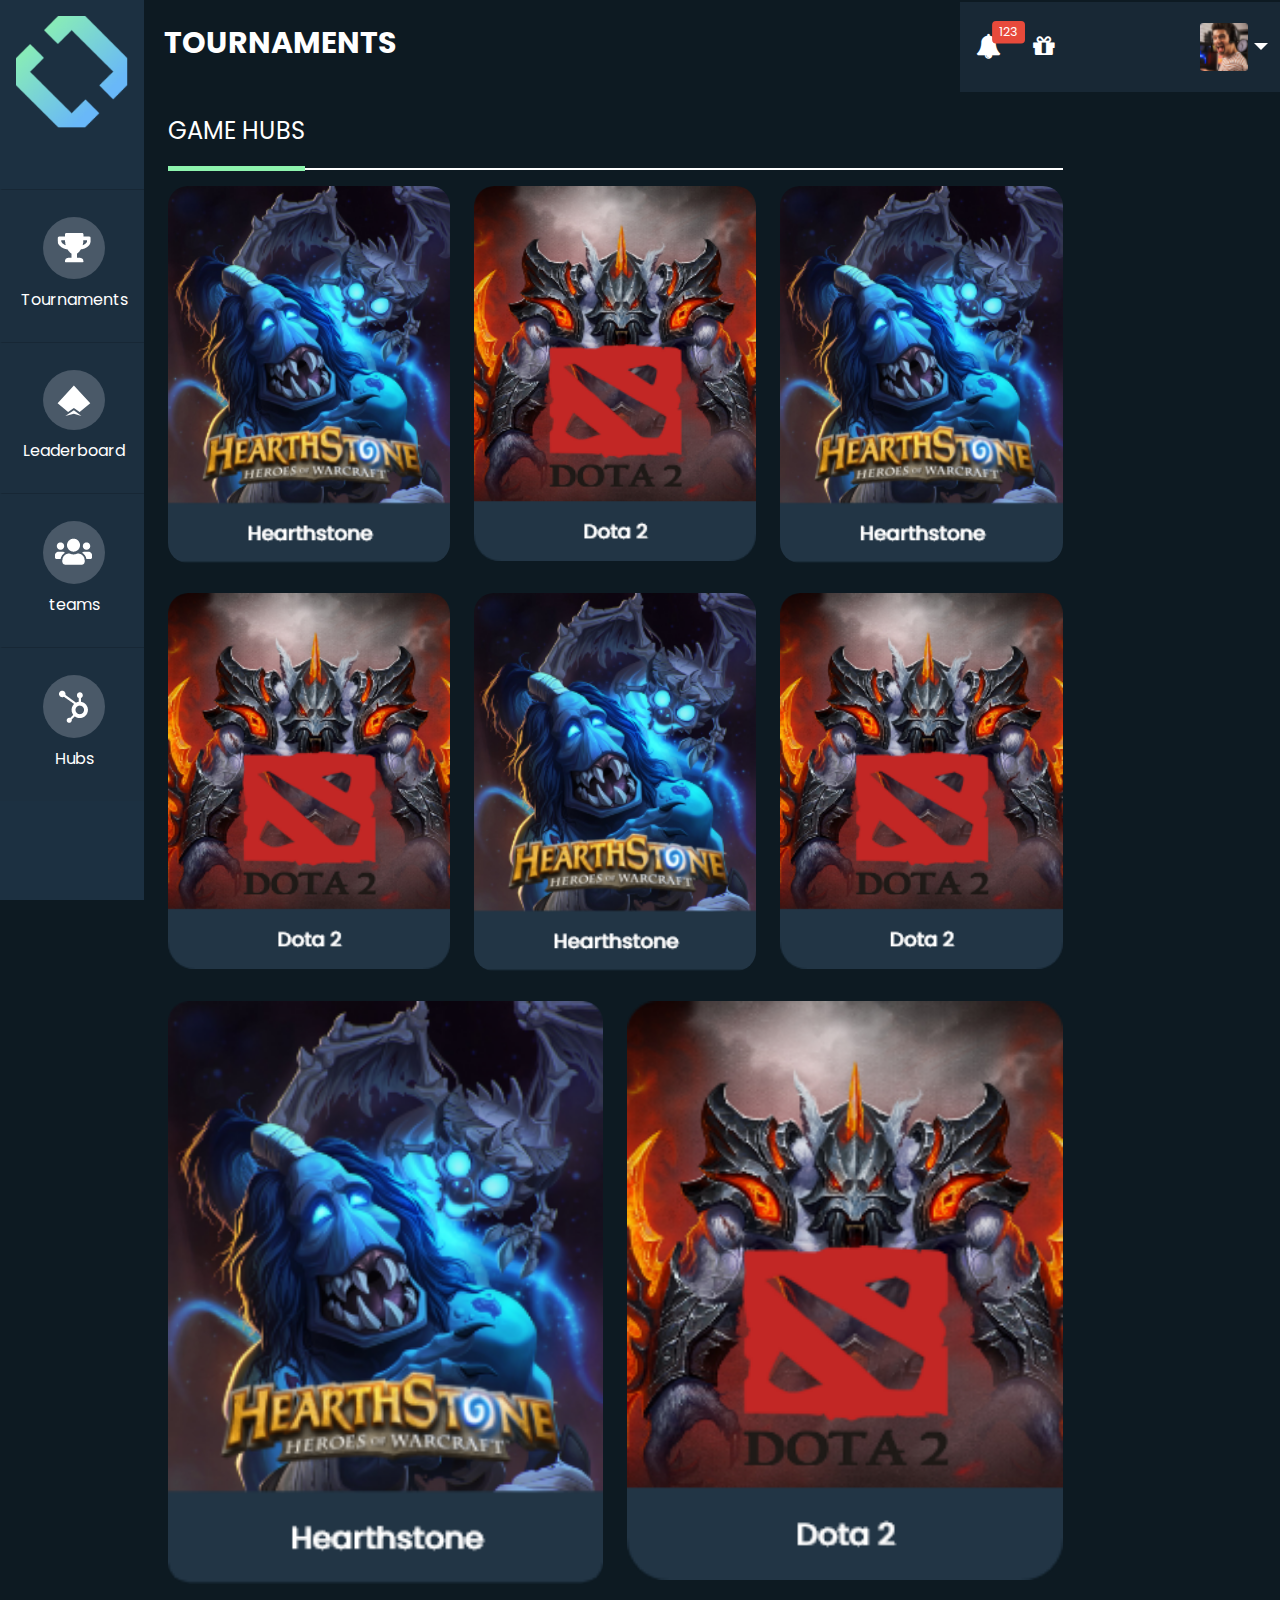
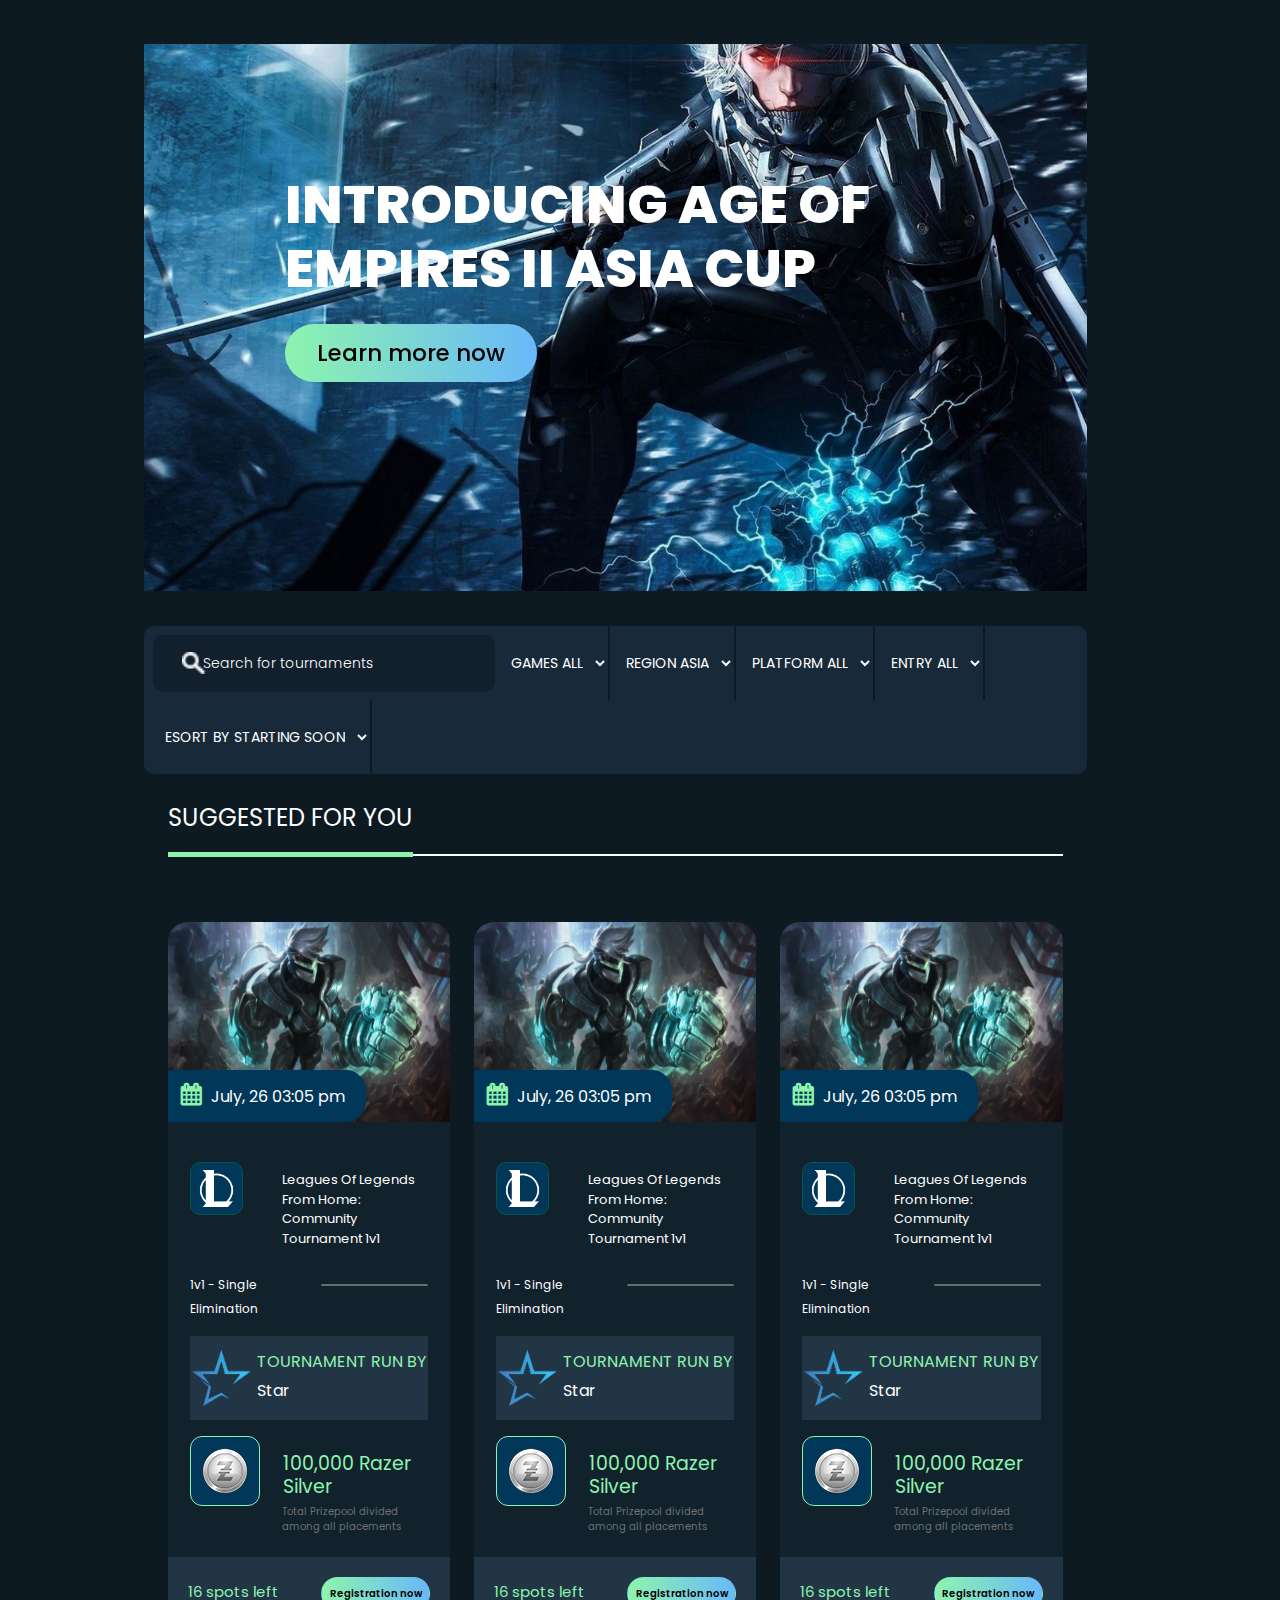
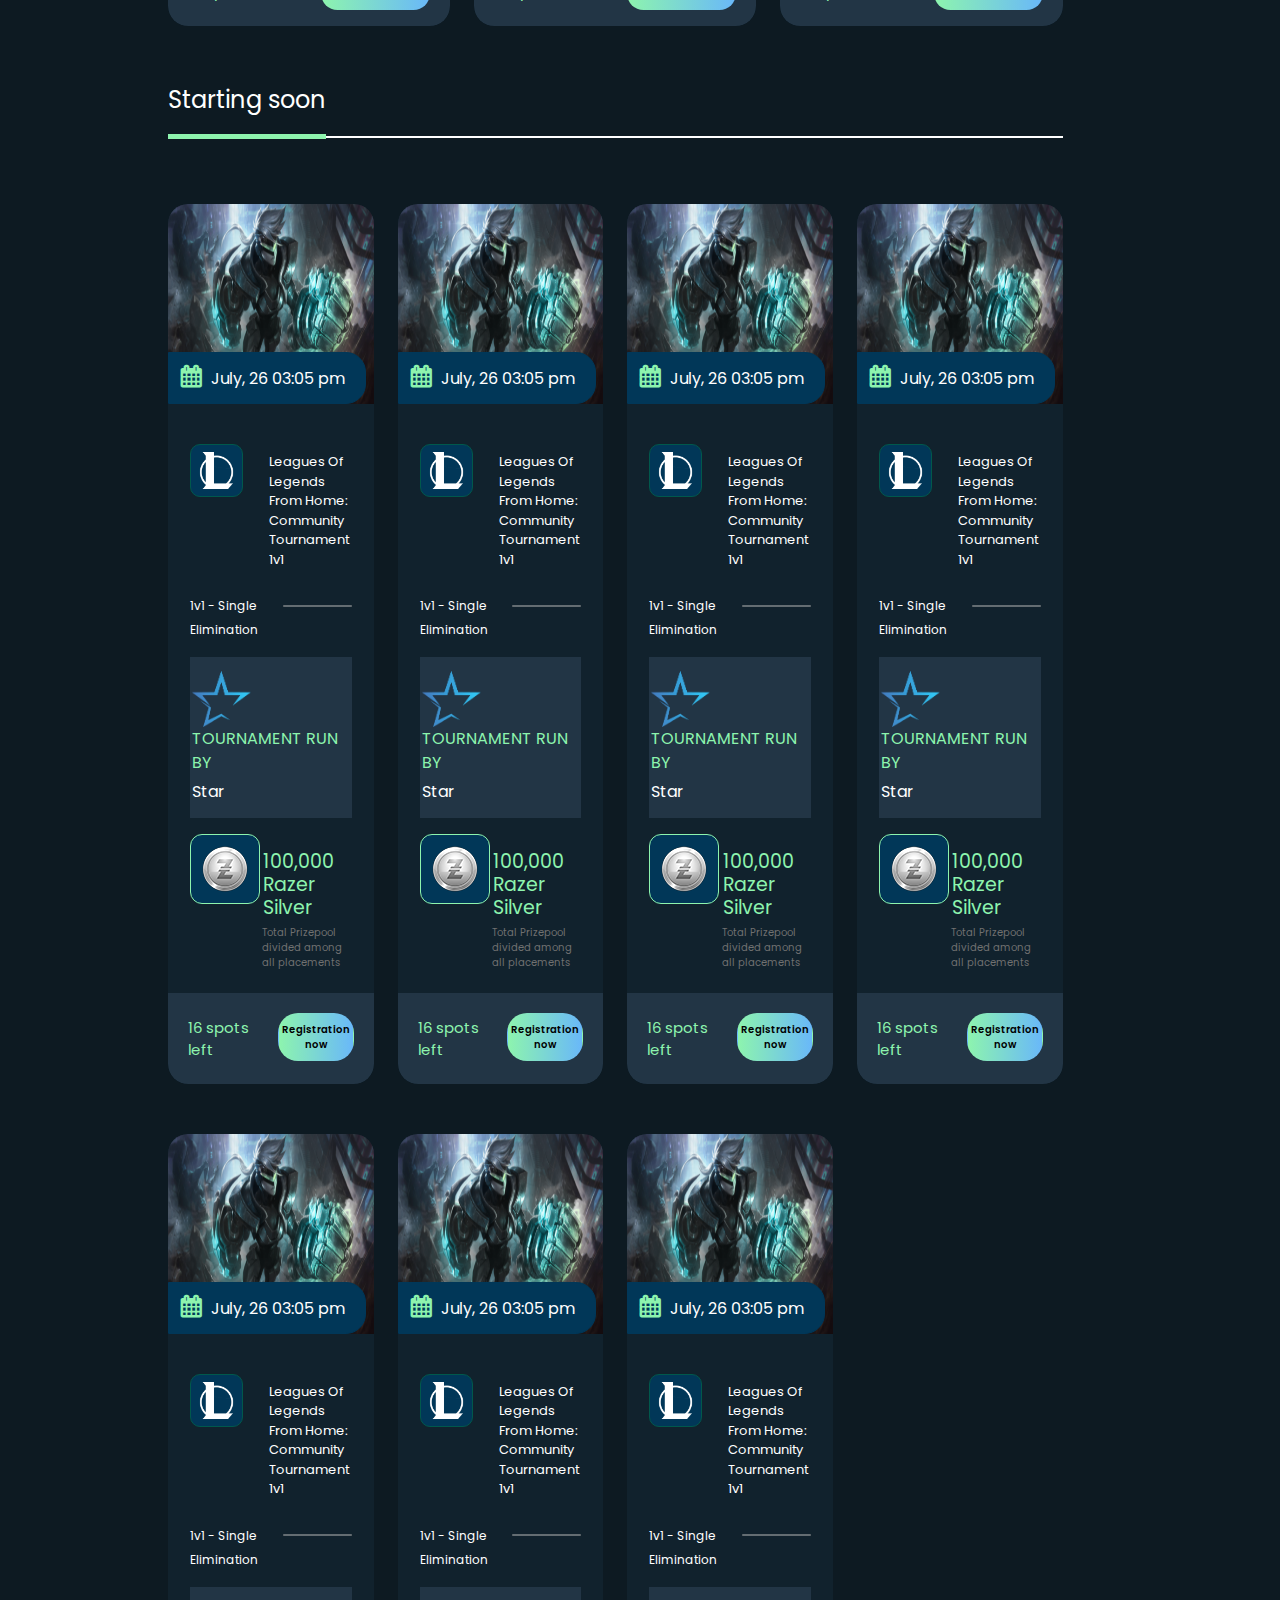
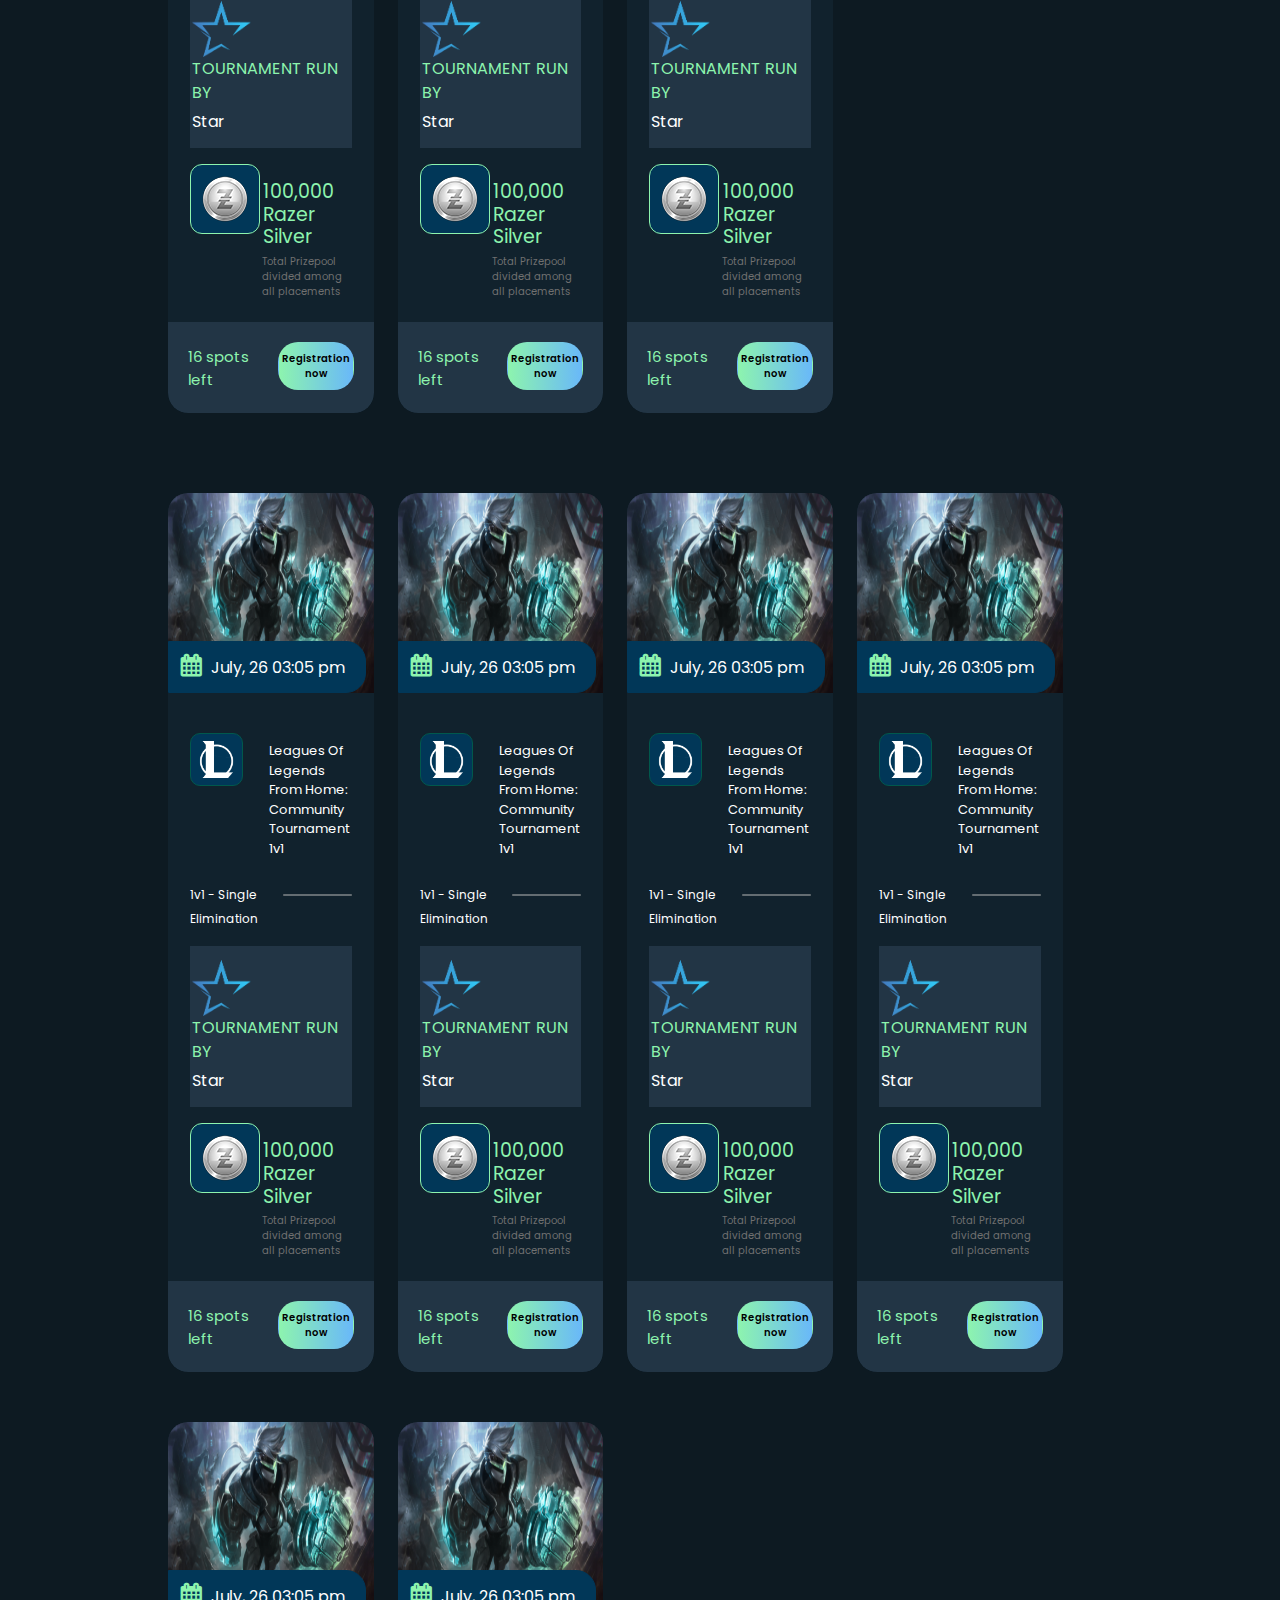
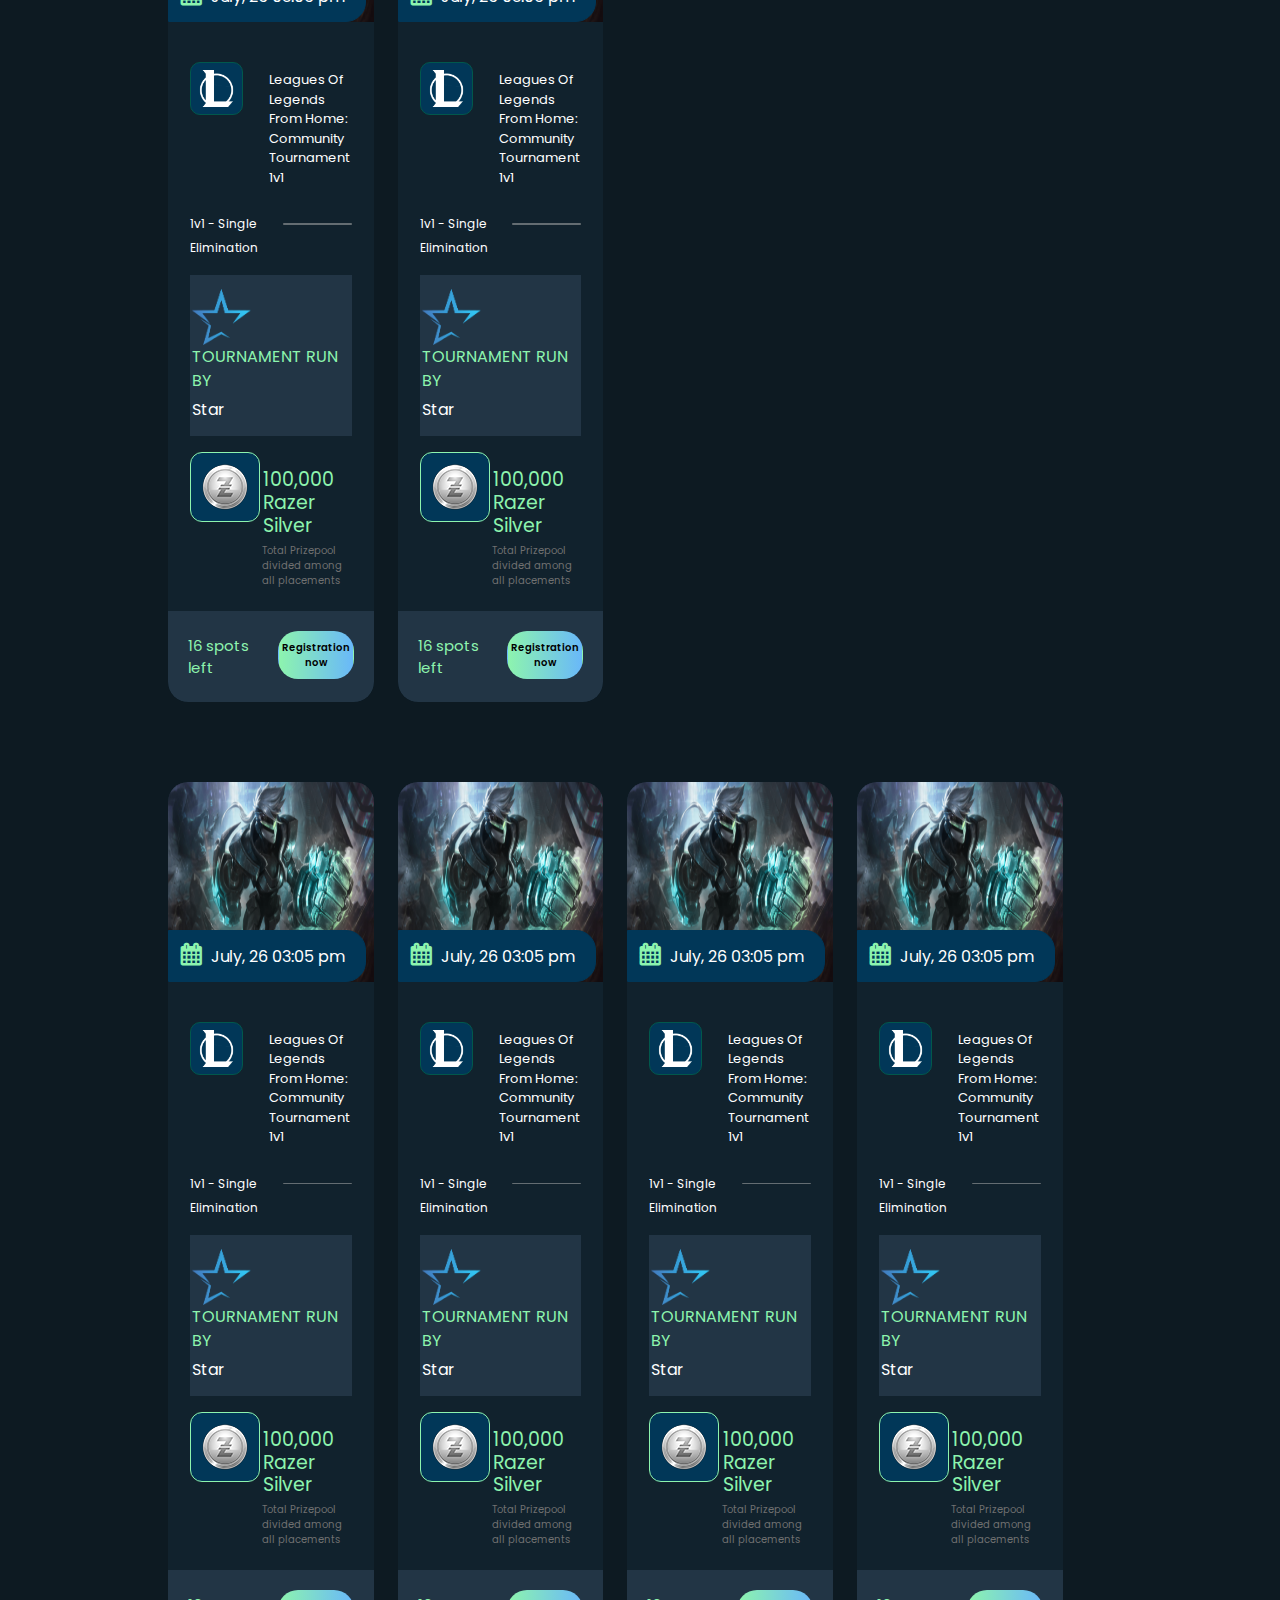
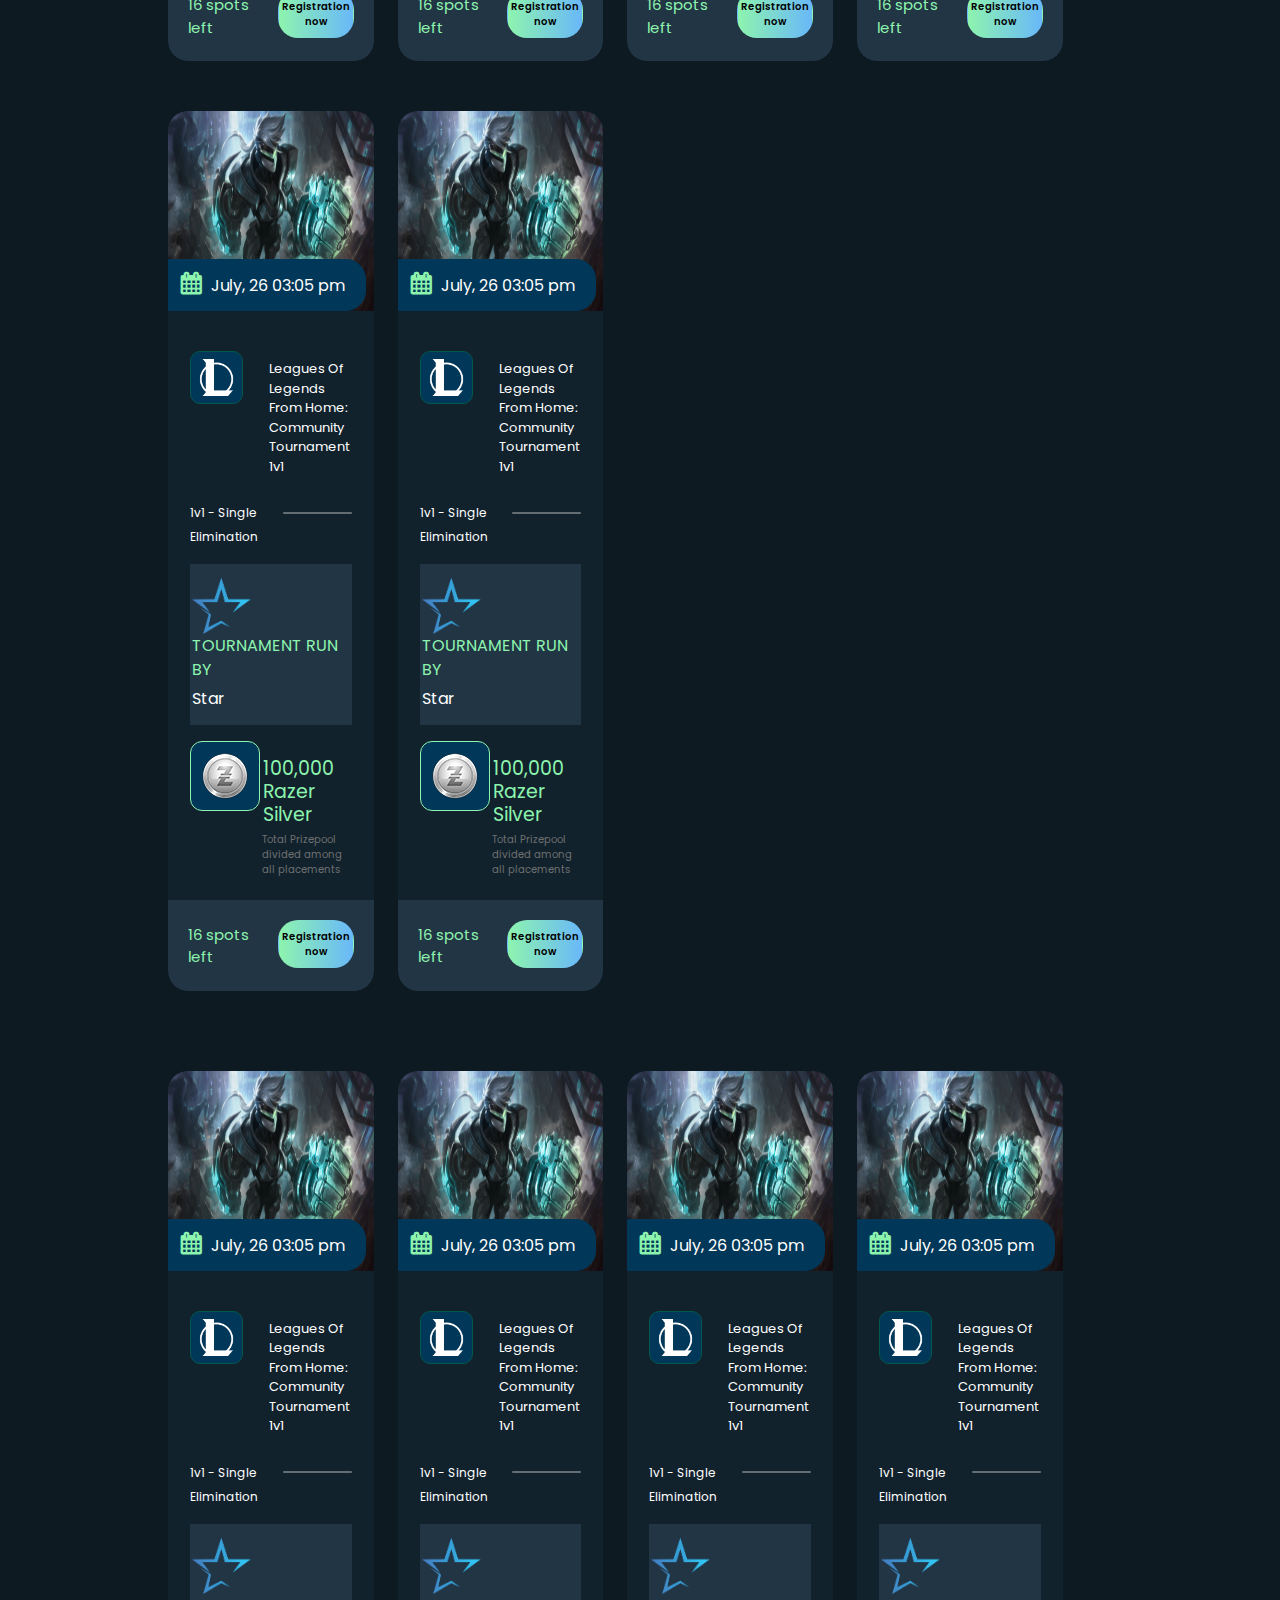
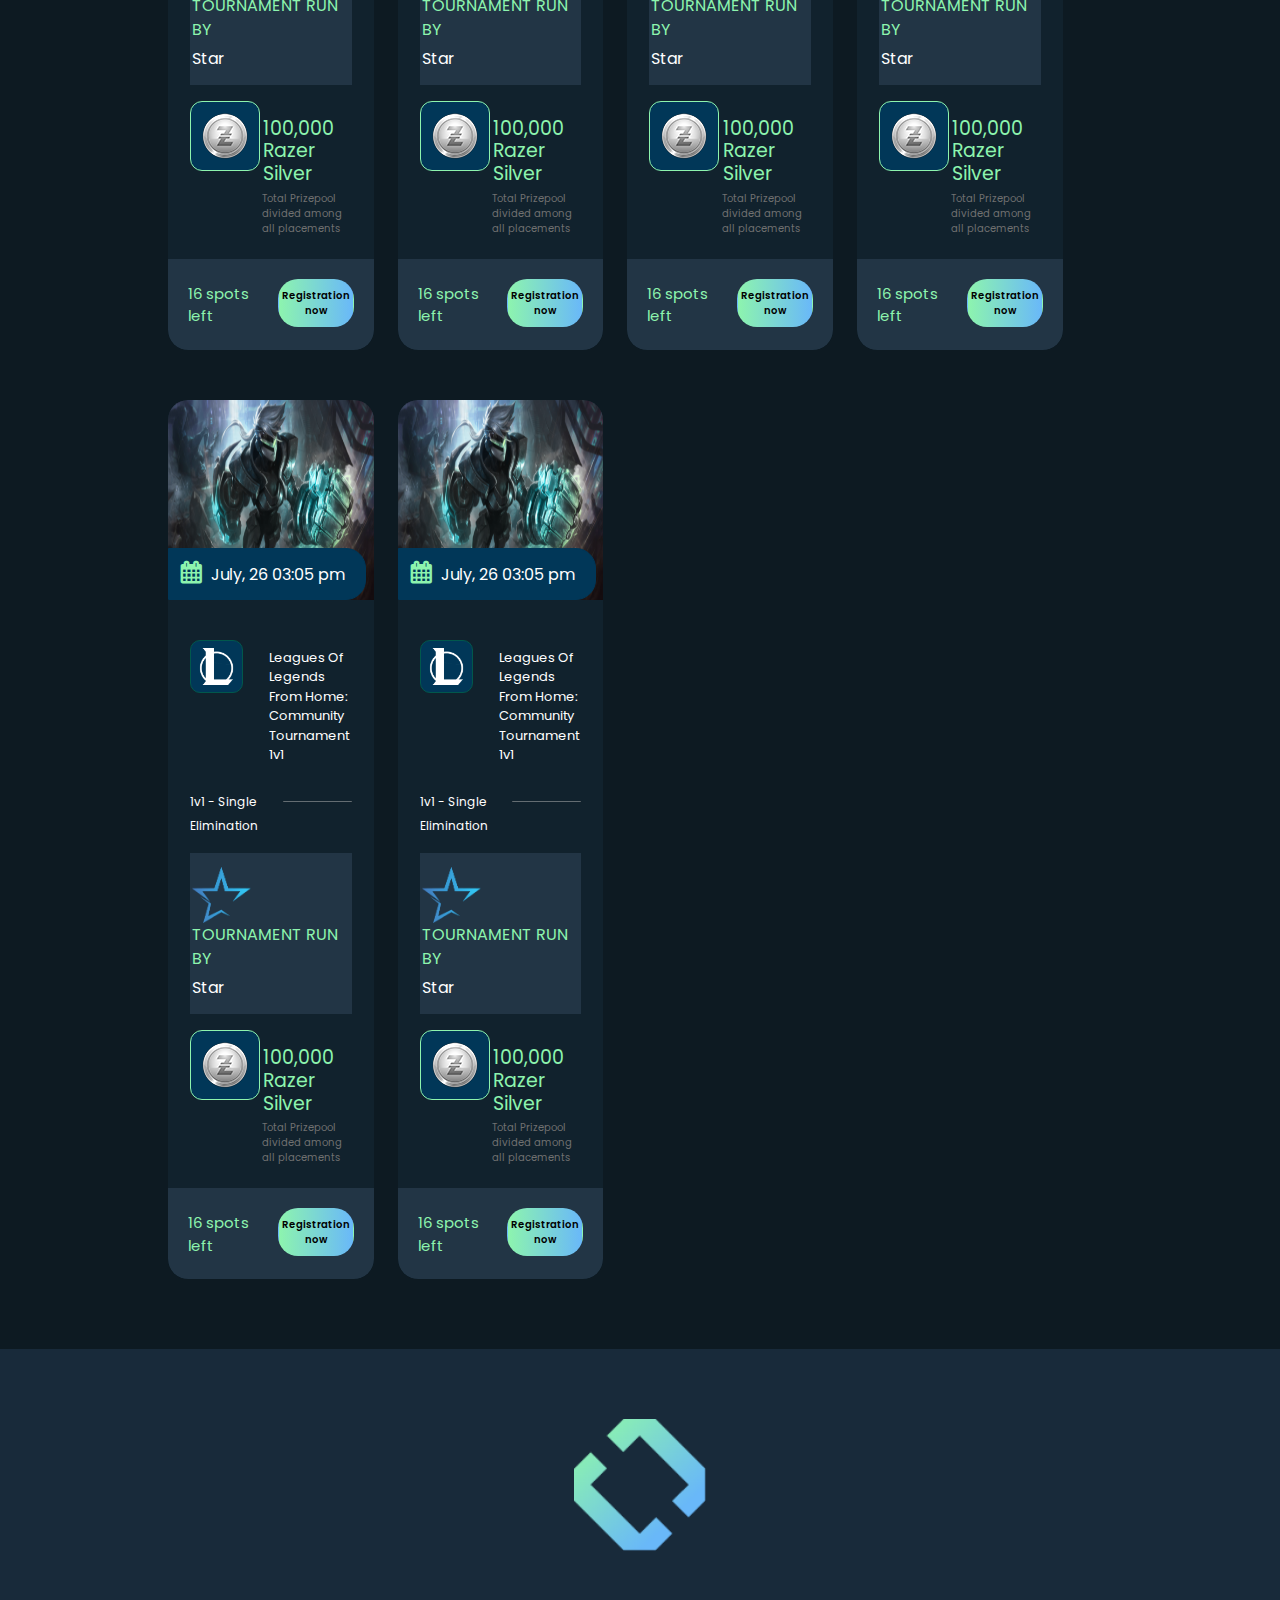
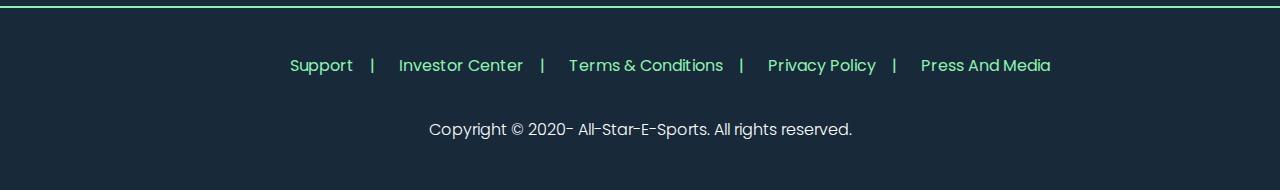
<file: tournaments.html>
<!DOCTYPE html>
<html lang="en">
  <head>
    <meta charset="UTF-8" />
    <meta name="viewport" content="width=device-width, initial-scale=1.0" />
    <title>Tournaments | All Star E Sports</title>
    <link rel="stylesheet" href="https://stackpath.bootstrapcdn.com/font-awesome/4.7.0/css/font-awesome.min.css" />
    <link rel="stylesheet" href="https://stackpath.bootstrapcdn.com/bootstrap/4.5.0/css/bootstrap.min.css" integrity="sha384-9aIt2nRpC12Uk9gS9baDl411NQApFmC26EwAOH8WgZl5MYYxFfc+NcPb1dKGj7Sk" crossorigin="anonymous" />
    <link rel="stylesheet" href="./css/slick-theme.css" />
    <link rel="stylesheet" href="./css/slick.css" />
    <link href="./css/sb-admin-2.min.css" rel="stylesheet" />
    <link rel="stylesheet" href="./css/style.css" />
  </head>
  <body>
    <div id="wrapper">
      <!-- Sidebar -->
      <ul class="navbar-nav sidebar sidebar-dark accordion" id="accordionSidebar">
        <!-- Sidebar - Brand -->
        <a class="sidebar-logo" href="#">
          <div class="sidebar-brand-icon">
            <img src="images/BrackotLogo.png" class="img-responsive" />
          </div>
        </a>

        <!-- Nav Item - Tables -->
        <li class="nav-item">
          <a class="nav-link" href="#">
            <span> <img src="images/tournamentstrophy.png" class="img-responsive" /> Tournaments</span>
          </a>
        </li>
        <li class="nav-item">
          <a class="nav-link" href="#">
            <span> <img src="images/teamleaderboard.png" class="img-responsive" />Leaderboard </span>
          </a>
        </li>
        <li class="nav-item">
          <a class="nav-link" href="#">
            <span> <img src="images/tourteams.png" class="img-responsive" /> teams</span>
          </a>
        </li>
        <li class="nav-item">
          <a class="nav-link" href="#">
            <span> <img src="images/tournomenthub.png" class="img-responsive" /> Hubs</span>
          </a>
        </li>
      </ul>
      <!-- End of Sidebar -->

      <!-- Content Wrapper -->
      <div id="content-wrapper" class="d-flex flex-column">
        <!-- Main Content -->
        <div id="content">
          <!-- Topbar -->
          <nav class="navbar navbar-expand navbar-light topbar mb-4 static-top">
            <!-- Sidebar Toggle (Topbar) -->
            <button id="sidebarToggleTop" class="btn btn-link d-md-none rounded-circle mr-3">
              <i class="fa fa-bars"></i>
            </button>
            <h3 class="top-tour-head">Tournaments</h3>

            <!-- Topbar Navbar -->
            <ul class="navbar-nav ml-auto tournoment-dropdown">
              <li class="nav-item dropdown no-arrow mx-1">
                <a class="nav-link dropdown-toggle announce" href="#" id="alertsDropdown" role="button" data-toggle="dropdown" aria-haspopup="true" aria-expanded="false">
                  <i class="fa fa-bell"></i>
                  <!-- Counter - Alerts -->
                  <span class="badge badge-danger badge-announce badge-counter">123</span>
                </a>
                <!-- Dropdown - Alerts -->
                <div class="dropdown-list dropdown-menu dropdown-menu-right shadow animated--grow-in" aria-labelledby="alertsDropdown">
                  <div class="social-feeds">
                    <button>Updates</button>
                    <div class="feeds">
                      <img src="images/feeds.png" />
                      <h4>Social Feeds</h4>
                      <h6>Live updates from your friends on Mogul will appear here.</h6>
                      <p>Add your friends on Mogul to subscribe to their social feed</p>
                    </div>

                    <div class="social-tabs">
                      <ul class="nav nav-pills" role="tablist">
                        <li class="nav-item">
                          <a class="nav-link active" data-toggle="pill" href="#friends">Friends</a>
                        </li>
                        <li class="nav-item">
                          <a class="nav-link" data-toggle="pill" href="#teams">Teams</a>
                        </li>
                      </ul>
                      <!-- Tab panes -->
                      <div class="tab-content">
                        <div id="friends" class="container tab-pane active">
                          <div class="feeds">
                            <form>
                              <input type="email" placeholder="Email adress...." />
                              <button>Invite <i class="fa fa-send"></i></button>
                            </form>
                            <img src="images/addfriends.png" />
                            <h4>Friends</h4>
                            <h6>No friends found</h6>
                            <p>Add some friends to start chatting with them here.</p>
                          </div>
                        </div>
                        <div id="teams" class="container tab-pane fade">
                          <div class="feeds">
                            <form>
                              <input type="email" placeholder="Email adress...." />
                              <button>Invite <i class="fa fa-send"></i></button>
                            </form>
                            <img src="images/addfriends.png" />
                            <h4>Friends</h4>
                            <h6>No friends found</h6>
                            <p>Add some friends to start chatting with them here.</p>
                          </div>
                        </div>
                      </div>
                    </div>
                  </div>
                </div>
              </li>

              <li class="nav-item dropdown no-arrow mx-1">
                <a class="nav-link dropdown-toggle announce" href="#" id="alertsDropdown" role="button" data-toggle="dropdown" aria-haspopup="true" aria-expanded="false">
                  <i class="fa fa-gift"></i>
                </a>
                <!-- Dropdown - Alerts -->
                <div class="dropdown-list dropdown-menu dropdown-menu-right shadow animated--grow-in" aria-labelledby="alertsDropdown">
                  <div class="social-feeds">
                    <button>Updates</button>
                    <div class="feeds">
                      <img src="images/feeds.png" />
                      <h4>Social Feeds</h4>
                      <h6>Live updates from your friends on Mogul will appear here.</h6>
                      <p>Add your friends on Mogul to subscribe to their social feed</p>
                    </div>

                    <div class="social-tabs">
                      <ul class="nav nav-pills" role="tablist">
                        <li class="nav-item">
                          <a class="nav-link active" data-toggle="pill" href="#friends">Friends</a>
                        </li>
                        <li class="nav-item">
                          <a class="nav-link" data-toggle="pill" href="#teams">Teams</a>
                        </li>
                      </ul>
                      <!-- Tab panes -->
                      <div class="tab-content">
                        <div id="friends" class="container tab-pane active">
                          <div class="feeds">
                            <form>
                              <input type="email" placeholder="Email adress...." />
                              <button>Invite <i class="fa fa-send"></i></button>
                            </form>
                            <img src="images/addfriends.png" />
                            <h4>Friends</h4>
                            <h6>No friends found</h6>
                            <p>Add some friends to start chatting with them here.</p>
                          </div>
                        </div>
                        <div id="teams" class="container tab-pane fade">
                          <div class="feeds">
                            <form>
                              <input type="email" placeholder="Email adress...." />
                              <button>Invite <i class="fa fa-send"></i></button>
                            </form>
                            <img src="images/addfriends.png" />
                            <h4>Friends</h4>
                            <h6>No friends found</h6>
                            <p>Add some friends to start chatting with them here.</p>
                          </div>
                        </div>
                      </div>
                    </div>
                  </div>
                </div>
              </li>

              <!-- Nav Item - User Information -->
              <li class="nav-item no-arrow profile-image">
                <a class="nav-link dropdown-toggle" href="#" id="userDropdown" role="button" data-toggle="dropdown" aria-haspopup="true" aria-expanded="false">
                  <img class="img-profile" src="images/team-2.png" />
                </a>
                <!-- Dropdown - User Information -->
                <div class="dropdown-menu dropdown-menu-right shadow animated--grow-in" aria-labelledby="userDropdown">
                  <a class="dropdown-item" href="#">
                    <i class="fa fa-user fa-sm fa-fw mr-2 text-gray-400"></i>
                    Profile
                  </a>

                  <div class="dropdown-divider"></div>
                  <a class="dropdown-item" href="#" data-toggle="modal" data-target="#logoutModal">
                    <i class="fas fa-sign-out-alt fa-sm fa-fw mr-2 text-gray-400"></i>
                    Logout
                  </a>
                </div>
              </li>
            </ul>
          </nav>
          <!-- End of Topbar -->

          <!-- Begin Page Content -->
          <div class="container-fluid tournament-dashboard">
            <div class="row">
              <div class="col-md-10">
                <section>
                  <div class="container-fluid">
                    <div class="row">
                      <div class="col">
                        <h3 class="main-tournament">Tournaments</h3>
                      </div>
                    </div>
                    <div class="row game-txt-row">
                      <div class="col">
                        <h4 class="game-text">GAME HUBS</h4>
                      </div>
                    </div>
                    <div class="row">
                      <div class="col">
                        <hr class="hr-style" />
                      </div>
                    </div>
                    <div class="row slider-nav">
                      <div class="col">
                        <div class="card">
                          <img class="card-slider-img" src="./images/slider2.png" alt="person 1" />
                        </div>
                      </div>
                      <div class="col">
                        <div class="card">
                          <img class="card-slider-img" src="./images/dota-2.png" alt="person 1" />
                        </div>
                      </div>
                      <div class="col">
                        <div class="card">
                          <img class="card-slider-img" src="./images/slider2.png" alt="person 1" />
                        </div>
                      </div>
                      <div class="col">
                        <div class="card">
                          <img class="card-slider-img" src="./images/dota-2.png" alt="person 1" />
                        </div>
                      </div>
                      <div class="col">
                        <div class="card">
                          <img class="card-slider-img" src="./images/slider2.png" alt="person 1" />
                        </div>
                      </div>
                      <div class="col">
                        <div class="card">
                          <img class="card-slider-img" src="./images/dota-2.png" alt="person 1" />
                        </div>
                      </div>
                      <div class="col">
                        <div class="card">
                          <img class="card-slider-img" src="./images/slider2.png" alt="person 1" />
                        </div>
                      </div>
                      <div class="col">
                        <div class="card">
                          <img class="card-slider-img" src="./images/dota-2.png" alt="person 1" />
                        </div>
                      </div>
                    </div>
                  </div>
                </section>

                <section class="tournoment-banner">
                  <div id="carouselExampleIndicators" class="carousel slide" data-ride="carousel">
                    <div class="carousel-inner">
                      <div class="carousel-item active">
                        <img class="d-block w-100" src="./images/tournomentbanner.png" alt="First slide" />
                        <div class="carousel-caption">
                          <h2 class="text-uppercase banner-heading">INTRODUCING AGE OF EMPIRES II ASIA CUP</h2>
                          <a href="#" class="banner-btn banner-tour-btn">Learn more now</a>
                        </div>
                      </div>
                    </div>
                    <!-- <a class="carousel-control-prev" href="#carouselExampleIndicators" role="button" data-slide="prev">
                  <span class="carousel-control-prev-icon" aria-hidden="true"></span>
                  <span class="sr-only">Previous</span>
                </a> -->
                    <!-- <a class="carousel-control-next" href="#carouselExampleIndicators" role="button" data-slide="next">
                  <span class="carousel-control-next-icon" aria-hidden="true"></span>
                  <span class="sr-only">Next</span>
                </a> -->
                  </div>
                </section>

                <div class="tournoment-filter">
                  <form>
                    <input type="text" placeholder="Search for tournaments " />
                    <select>
                      <option>GAMES ALL</option>
                      <option>1</option>
                      <option>2</option>
                      <option>3</option>
                    </select>
                    <select>
                      <option>REGION ASIA</option>
                      <option>1</option>
                      <option>2</option>
                      <option>3</option>
                    </select>
                    <select>
                      <option>PLATFORM ALL</option>
                      <option>1</option>
                      <option>2</option>
                      <option>3</option>
                    </select>
                    <select>
                      <option>ENTRY ALL</option>
                      <option>1</option>
                      <option>2</option>
                      <option>3</option>
                    </select>
                    <select>
                      <option>ESORT BY STARTING SOON</option>
                      <option>1</option>
                      <option>2</option>
                      <option>3</option>
                    </select>
                  </form>
                </div>

                <section id="tournoment-cards">
                  <div class="container">
                    <div class="row game-txt-row">
                      <div class="col">
                        <h4 class="game-text">SUGGESTED FOR YOU</h4>
                      </div>
                    </div>
                    <div class="row">
                      <div class="col">
                        <hr class="hr-style" />
                      </div>
                    </div>
                    <section class="suggested-sec">
                      <div class="row sugggested-row tournament-cards-row">
                        <div class="col-xl-4 col-md-12">
                          <div class="card">
                            <div class="img-part">
                              <img class="card-img-top" src="./images/League-of-Legends.png" alt="" />
                              <span class="date"><i class="fa fa-calendar" aria-hidden="true"></i> July, 26 03:05 pm</span>
                            </div>
                            <div class="card-body">
                              <div class="row mb-2">
                                <div class="col-2"><img src="./images/pngbarn.png" alt="barn" class="bran-img" /></div>
                                <div class="col"><p class="league-txt">Leagues Of Legends From Home: Community Tournament 1v1</p></div>
                              </div>
                              <div class="row mb-3">
                                <div class="col">
                                  <span class="single-text">1v1 - Single Elimination</span>
                                </div>
                                <div class="col card-hr-col">
                                  <img src="./images/card-hr.png" alt="" />
                                </div>
                              </div>
                              <div class="row mb-3">
                                <div class="col">
                                  <!-- <div class="dropdown">
                                <button class="btn dropdown-toggle" type="button" id="triggerId" data-toggle="dropdown" aria-haspopup="true" aria-expanded="false"><img src="./images/main-logo.png" class="dropdoown-img" alt="" /> <span class="text-uppercase run-span">Tournament Run BY</span></button>
                                <div class="dropdown-menu" aria-labelledby="triggerId">
                                  <button class="dropdown-item" href="#">Action</button>
                                </div>
                              </div> -->
                                  <div class="tournament-run-by-div">
                                    <div class="row">
                                      <div class="col-3">
                                        <img src="./images/starlogo.png" width="59px" alt="" />
                                      </div>
                                      <div class="col">
                                        <p class="tournament-run-by-txt">Tournament Run BY</p>
                                        <p class="tournament-star-txt">Star</p>
                                      </div>
                                    </div>
                                  </div>
                                </div>
                              </div>
                              <div class="row">
                                <div class="col-3">
                                  <img src="./images/ae.png" class="silver-img" alt="" />
                                </div>
                                <div class="col-9">
                                  <h4 class="sliver-txt">100,000 Razer Silver</h4>
                                  <span class="sub-sliver-txt">Total Prizepool divided among all placements </span>
                                </div>
                              </div>
                            </div>
                            <div class="card-footer">
                              <div class="row">
                                <div class="col"><p class="spot-left">16 spots left</p></div>
                                <div class="col">
                                  <a class="btn silver-reg-btn" href="#">Registration now</a>
                                </div>
                              </div>
                            </div>
                          </div>
                        </div>
                        <div class="col-xl-4 col-md-12">
                          <div class="card">
                            <div class="img-part">
                              <img class="card-img-top" src="./images/League-of-Legends.png" alt="" />
                              <span class="date"><i class="fa fa-calendar" aria-hidden="true"></i> July, 26 03:05 pm</span>
                            </div>
                            <div class="card-body">
                              <div class="row mb-2">
                                <div class="col-2"><img src="./images/pngbarn.png" alt="barn" class="bran-img" /></div>
                                <div class="col"><p class="league-txt">Leagues Of Legends From Home: Community Tournament 1v1</p></div>
                              </div>
                              <div class="row mb-3">
                                <div class="col">
                                  <span class="single-text">1v1 - Single Elimination</span>
                                </div>
                                <div class="col card-hr-col">
                                  <img src="./images/card-hr.png" alt="" />
                                </div>
                              </div>
                              <div class="row mb-3">
                                <div class="col">
                                  <!-- <div class="dropdown">
                                <button class="btn dropdown-toggle" type="button" id="triggerId" data-toggle="dropdown" aria-haspopup="true" aria-expanded="false"><img src="./images/main-logo.png" class="dropdoown-img" alt="" /> <span class="text-uppercase run-span">Tournament Run BY</span></button>
                                <div class="dropdown-menu" aria-labelledby="triggerId">
                                  <button class="dropdown-item" href="#">Action</button>
                                </div>
                              </div> -->
                                  <div class="tournament-run-by-div">
                                    <div class="row">
                                      <div class="col-3">
                                        <img src="./images/starlogo.png" width="59px" alt="" />
                                      </div>
                                      <div class="col">
                                        <p class="tournament-run-by-txt">Tournament Run BY</p>
                                        <p class="tournament-star-txt">Star</p>
                                      </div>
                                    </div>
                                  </div>
                                </div>
                              </div>
                              <div class="row">
                                <div class="col-3">
                                  <img src="./images/ae.png" class="silver-img" alt="" />
                                </div>
                                <div class="col-9">
                                  <h4 class="sliver-txt">100,000 Razer Silver</h4>
                                  <span class="sub-sliver-txt">Total Prizepool divided among all placements </span>
                                </div>
                              </div>
                            </div>
                            <div class="card-footer">
                              <div class="row">
                                <div class="col"><p class="spot-left">16 spots left</p></div>
                                <div class="col">
                                  <a class="btn silver-reg-btn" href="#">Registration now</a>
                                </div>
                              </div>
                            </div>
                          </div>
                        </div>
                        <div class="col-xl-4 col-md-12">
                          <div class="card">
                            <div class="img-part">
                              <img class="card-img-top" src="./images/League-of-Legends.png" alt="" />
                              <span class="date"><i class="fa fa-calendar" aria-hidden="true"></i> July, 26 03:05 pm</span>
                            </div>
                            <div class="card-body">
                              <div class="row mb-2">
                                <div class="col-2"><img src="./images/pngbarn.png" alt="barn" class="bran-img" /></div>
                                <div class="col"><p class="league-txt">Leagues Of Legends From Home: Community Tournament 1v1</p></div>
                              </div>
                              <div class="row mb-3">
                                <div class="col">
                                  <span class="single-text">1v1 - Single Elimination</span>
                                </div>
                                <div class="col card-hr-col">
                                  <img src="./images/card-hr.png" alt="" />
                                </div>
                              </div>
                              <div class="row mb-3">
                                <div class="col">
                                  <!-- <div class="dropdown">
                                <button class="btn dropdown-toggle" type="button" id="triggerId" data-toggle="dropdown" aria-haspopup="true" aria-expanded="false"><img src="./images/main-logo.png" class="dropdoown-img" alt="" /> <span class="text-uppercase run-span">Tournament Run BY</span></button>
                                <div class="dropdown-menu" aria-labelledby="triggerId">
                                  <button class="dropdown-item" href="#">Action</button>
                                </div>
                              </div> -->
                                  <div class="tournament-run-by-div">
                                    <div class="row">
                                      <div class="col-3">
                                        <img src="./images/starlogo.png" width="59px" alt="" />
                                      </div>
                                      <div class="col">
                                        <p class="tournament-run-by-txt">Tournament Run BY</p>
                                        <p class="tournament-star-txt">Star</p>
                                      </div>
                                    </div>
                                  </div>
                                </div>
                              </div>
                              <div class="row">
                                <div class="col-3">
                                  <img src="./images/ae.png" class="silver-img" alt="" />
                                </div>
                                <div class="col-9">
                                  <h4 class="sliver-txt">100,000 Razer Silver</h4>
                                  <span class="sub-sliver-txt">Total Prizepool divided among all placements </span>
                                </div>
                              </div>
                            </div>
                            <div class="card-footer">
                              <div class="row">
                                <div class="col"><p class="spot-left">16 spots left</p></div>
                                <div class="col">
                                  <a class="btn silver-reg-btn" href="#">Registration now</a>
                                </div>
                              </div>
                            </div>
                          </div>
                        </div>
                      </div>
                    </section>
                  </div>
                </section>
                <section id="tournoment-cards">
                  <div class="container">
                    <div class="row game-txt-row">
                      <div class="col">
                        <h4 class="game-text">Starting soon</h4>
                      </div>
                    </div>
                    <div class="row">
                      <div class="col">
                        <hr class="hr-style" />
                      </div>
                    </div>
                    <section class="suggested-sec">
                      <div class="row sugggested-row tournament-cards-row card-slider-nav">
                        <div class="col-md-3">
                          <div class="card">
                            <div class="img-part">
                              <img class="card-img-top" src="./images/League-of-Legends.png" alt="" />
                              <span class="date"><i class="fa fa-calendar" aria-hidden="true"></i> July, 26 03:05 pm</span>
                            </div>
                            <div class="card-body">
                              <div class="row mb-2">
                                <div class="col-2"><img src="./images/pngbarn.png" alt="barn" class="bran-img" /></div>
                                <div class="col"><p class="league-txt">Leagues Of Legends From Home: Community Tournament 1v1</p></div>
                              </div>
                              <div class="row mb-3">
                                <div class="col">
                                  <span class="single-text">1v1 - Single Elimination</span>
                                </div>
                                <div class="col card-hr-col">
                                  <img src="./images/card-hr.png" alt="" />
                                </div>
                              </div>
                              <div class="row mb-3">
                                <div class="col">
                                  <!-- <div class="dropdown">
                                <button class="btn dropdown-toggle" type="button" id="triggerId" data-toggle="dropdown" aria-haspopup="true" aria-expanded="false"><img src="./images/main-logo.png" class="dropdoown-img" alt="" /> <span class="text-uppercase run-span">Tournament Run BY</span></button>
                                <div class="dropdown-menu" aria-labelledby="triggerId">
                                  <button class="dropdown-item" href="#">Action</button>
                                </div>
                              </div> -->
                                  <div class="tournament-run-by-div">
                                    <div class="row">
                                      <div class="col-3">
                                        <img src="./images/starlogo.png" width="59px" alt="" />
                                      </div>
                                      <div class="col">
                                        <p class="tournament-run-by-txt">Tournament Run BY</p>
                                        <p class="tournament-star-txt">Star</p>
                                      </div>
                                    </div>
                                  </div>
                                </div>
                              </div>
                              <div class="row">
                                <div class="col-3">
                                  <img src="./images/ae.png" class="silver-img" alt="" />
                                </div>
                                <div class="col-9">
                                  <h4 class="sliver-txt">100,000 Razer Silver</h4>
                                  <span class="sub-sliver-txt">Total Prizepool divided among all placements </span>
                                </div>
                              </div>
                            </div>
                            <div class="card-footer">
                              <div class="row">
                                <div class="col"><p class="spot-left">16 spots left</p></div>
                                <div class="col">
                                  <a class="btn silver-reg-btn" href="#">Registration now</a>
                                </div>
                              </div>
                            </div>
                          </div>
                        </div>
                        <div class="col-md-3">
                          <div class="card">
                            <div class="img-part">
                              <img class="card-img-top" src="./images/League-of-Legends.png" alt="" />
                              <span class="date"><i class="fa fa-calendar" aria-hidden="true"></i> July, 26 03:05 pm</span>
                            </div>
                            <div class="card-body">
                              <div class="row mb-2">
                                <div class="col-2"><img src="./images/pngbarn.png" alt="barn" class="bran-img" /></div>
                                <div class="col"><p class="league-txt">Leagues Of Legends From Home: Community Tournament 1v1</p></div>
                              </div>
                              <div class="row mb-3">
                                <div class="col">
                                  <span class="single-text">1v1 - Single Elimination</span>
                                </div>
                                <div class="col card-hr-col">
                                  <img src="./images/card-hr.png" alt="" />
                                </div>
                              </div>
                              <div class="row mb-3">
                                <div class="col">
                                  <!-- <div class="dropdown">
                                <button class="btn dropdown-toggle" type="button" id="triggerId" data-toggle="dropdown" aria-haspopup="true" aria-expanded="false"><img src="./images/main-logo.png" class="dropdoown-img" alt="" /> <span class="text-uppercase run-span">Tournament Run BY</span></button>
                                <div class="dropdown-menu" aria-labelledby="triggerId">
                                  <button class="dropdown-item" href="#">Action</button>
                                </div>
                              </div> -->
                                  <div class="tournament-run-by-div">
                                    <div class="row">
                                      <div class="col-3">
                                        <img src="./images/starlogo.png" width="59px" alt="" />
                                      </div>
                                      <div class="col">
                                        <p class="tournament-run-by-txt">Tournament Run BY</p>
                                        <p class="tournament-star-txt">Star</p>
                                      </div>
                                    </div>
                                  </div>
                                </div>
                              </div>
                              <div class="row">
                                <div class="col-3">
                                  <img src="./images/ae.png" class="silver-img" alt="" />
                                </div>
                                <div class="col-9">
                                  <h4 class="sliver-txt">100,000 Razer Silver</h4>
                                  <span class="sub-sliver-txt">Total Prizepool divided among all placements </span>
                                </div>
                              </div>
                            </div>
                            <div class="card-footer">
                              <div class="row">
                                <div class="col"><p class="spot-left">16 spots left</p></div>
                                <div class="col">
                                  <a class="btn silver-reg-btn" href="#">Registration now</a>
                                </div>
                              </div>
                            </div>
                          </div>
                        </div>
                        <div class="col-md-3">
                          <div class="card">
                            <div class="img-part">
                              <img class="card-img-top" src="./images/League-of-Legends.png" alt="" />
                              <span class="date"><i class="fa fa-calendar" aria-hidden="true"></i> July, 26 03:05 pm</span>
                            </div>
                            <div class="card-body">
                              <div class="row mb-2">
                                <div class="col-2"><img src="./images/pngbarn.png" alt="barn" class="bran-img" /></div>
                                <div class="col"><p class="league-txt">Leagues Of Legends From Home: Community Tournament 1v1</p></div>
                              </div>
                              <div class="row mb-3">
                                <div class="col">
                                  <span class="single-text">1v1 - Single Elimination</span>
                                </div>
                                <div class="col card-hr-col">
                                  <img src="./images/card-hr.png" alt="" />
                                </div>
                              </div>
                              <div class="row mb-3">
                                <div class="col">
                                  <!-- <div class="dropdown">
                                <button class="btn dropdown-toggle" type="button" id="triggerId" data-toggle="dropdown" aria-haspopup="true" aria-expanded="false"><img src="./images/main-logo.png" class="dropdoown-img" alt="" /> <span class="text-uppercase run-span">Tournament Run BY</span></button>
                                <div class="dropdown-menu" aria-labelledby="triggerId">
                                  <button class="dropdown-item" href="#">Action</button>
                                </div>
                              </div> -->
                                  <div class="tournament-run-by-div">
                                    <div class="row">
                                      <div class="col-3">
                                        <img src="./images/starlogo.png" width="59px" alt="" />
                                      </div>
                                      <div class="col">
                                        <p class="tournament-run-by-txt">Tournament Run BY</p>
                                        <p class="tournament-star-txt">Star</p>
                                      </div>
                                    </div>
                                  </div>
                                </div>
                              </div>
                              <div class="row">
                                <div class="col-3">
                                  <img src="./images/ae.png" class="silver-img" alt="" />
                                </div>
                                <div class="col-9">
                                  <h4 class="sliver-txt">100,000 Razer Silver</h4>
                                  <span class="sub-sliver-txt">Total Prizepool divided among all placements </span>
                                </div>
                              </div>
                            </div>
                            <div class="card-footer">
                              <div class="row">
                                <div class="col"><p class="spot-left">16 spots left</p></div>
                                <div class="col">
                                  <a class="btn silver-reg-btn" href="#">Registration now</a>
                                </div>
                              </div>
                            </div>
                          </div>
                        </div>
                        <div class="col-md-3">
                          <div class="card">
                            <div class="img-part">
                              <img class="card-img-top" src="./images/League-of-Legends.png" alt="" />
                              <span class="date"><i class="fa fa-calendar" aria-hidden="true"></i> July, 26 03:05 pm</span>
                            </div>
                            <div class="card-body">
                              <div class="row mb-2">
                                <div class="col-2"><img src="./images/pngbarn.png" alt="barn" class="bran-img" /></div>
                                <div class="col"><p class="league-txt">Leagues Of Legends From Home: Community Tournament 1v1</p></div>
                              </div>
                              <div class="row mb-3">
                                <div class="col">
                                  <span class="single-text">1v1 - Single Elimination</span>
                                </div>
                                <div class="col card-hr-col">
                                  <img src="./images/card-hr.png" alt="" />
                                </div>
                              </div>
                              <div class="row mb-3">
                                <div class="col">
                                  <!-- <div class="dropdown">
                                <button class="btn dropdown-toggle" type="button" id="triggerId" data-toggle="dropdown" aria-haspopup="true" aria-expanded="false"><img src="./images/main-logo.png" class="dropdoown-img" alt="" /> <span class="text-uppercase run-span">Tournament Run BY</span></button>
                                <div class="dropdown-menu" aria-labelledby="triggerId">
                                  <button class="dropdown-item" href="#">Action</button>
                                </div>
                              </div> -->
                                  <div class="tournament-run-by-div">
                                    <div class="row">
                                      <div class="col-3">
                                        <img src="./images/starlogo.png" width="59px" alt="" />
                                      </div>
                                      <div class="col">
                                        <p class="tournament-run-by-txt">Tournament Run BY</p>
                                        <p class="tournament-star-txt">Star</p>
                                      </div>
                                    </div>
                                  </div>
                                </div>
                              </div>
                              <div class="row">
                                <div class="col-3">
                                  <img src="./images/ae.png" class="silver-img" alt="" />
                                </div>
                                <div class="col-9">
                                  <h4 class="sliver-txt">100,000 Razer Silver</h4>
                                  <span class="sub-sliver-txt">Total Prizepool divided among all placements </span>
                                </div>
                              </div>
                            </div>
                            <div class="card-footer">
                              <div class="row">
                                <div class="col"><p class="spot-left">16 spots left</p></div>
                                <div class="col">
                                  <a class="btn silver-reg-btn" href="#">Registration now</a>
                                </div>
                              </div>
                            </div>
                          </div>
                        </div>
                        <div class="col-md-3">
                          <div class="card">
                            <div class="img-part">
                              <img class="card-img-top" src="./images/League-of-Legends.png" alt="" />
                              <span class="date"><i class="fa fa-calendar" aria-hidden="true"></i> July, 26 03:05 pm</span>
                            </div>
                            <div class="card-body">
                              <div class="row mb-2">
                                <div class="col-2"><img src="./images/pngbarn.png" alt="barn" class="bran-img" /></div>
                                <div class="col"><p class="league-txt">Leagues Of Legends From Home: Community Tournament 1v1</p></div>
                              </div>
                              <div class="row mb-3">
                                <div class="col">
                                  <span class="single-text">1v1 - Single Elimination</span>
                                </div>
                                <div class="col card-hr-col">
                                  <img src="./images/card-hr.png" alt="" />
                                </div>
                              </div>
                              <div class="row mb-3">
                                <div class="col">
                                  <!-- <div class="dropdown">
                                <button class="btn dropdown-toggle" type="button" id="triggerId" data-toggle="dropdown" aria-haspopup="true" aria-expanded="false"><img src="./images/main-logo.png" class="dropdoown-img" alt="" /> <span class="text-uppercase run-span">Tournament Run BY</span></button>
                                <div class="dropdown-menu" aria-labelledby="triggerId">
                                  <button class="dropdown-item" href="#">Action</button>
                                </div>
                              </div> -->
                                  <div class="tournament-run-by-div">
                                    <div class="row">
                                      <div class="col-3">
                                        <img src="./images/starlogo.png" width="59px" alt="" />
                                      </div>
                                      <div class="col">
                                        <p class="tournament-run-by-txt">Tournament Run BY</p>
                                        <p class="tournament-star-txt">Star</p>
                                      </div>
                                    </div>
                                  </div>
                                </div>
                              </div>
                              <div class="row">
                                <div class="col-3">
                                  <img src="./images/ae.png" class="silver-img" alt="" />
                                </div>
                                <div class="col-9">
                                  <h4 class="sliver-txt">100,000 Razer Silver</h4>
                                  <span class="sub-sliver-txt">Total Prizepool divided among all placements </span>
                                </div>
                              </div>
                            </div>
                            <div class="card-footer">
                              <div class="row">
                                <div class="col"><p class="spot-left">16 spots left</p></div>
                                <div class="col">
                                  <a class="btn silver-reg-btn" href="#">Registration now</a>
                                </div>
                              </div>
                            </div>
                          </div>
                        </div>
                        <div class="col-md-3">
                          <div class="card">
                            <div class="img-part">
                              <img class="card-img-top" src="./images/League-of-Legends.png" alt="" />
                              <span class="date"><i class="fa fa-calendar" aria-hidden="true"></i> July, 26 03:05 pm</span>
                            </div>
                            <div class="card-body">
                              <div class="row mb-2">
                                <div class="col-2"><img src="./images/pngbarn.png" alt="barn" class="bran-img" /></div>
                                <div class="col"><p class="league-txt">Leagues Of Legends From Home: Community Tournament 1v1</p></div>
                              </div>
                              <div class="row mb-3">
                                <div class="col">
                                  <span class="single-text">1v1 - Single Elimination</span>
                                </div>
                                <div class="col card-hr-col">
                                  <img src="./images/card-hr.png" alt="" />
                                </div>
                              </div>
                              <div class="row mb-3">
                                <div class="col">
                                  <!-- <div class="dropdown">
                                <button class="btn dropdown-toggle" type="button" id="triggerId" data-toggle="dropdown" aria-haspopup="true" aria-expanded="false"><img src="./images/main-logo.png" class="dropdoown-img" alt="" /> <span class="text-uppercase run-span">Tournament Run BY</span></button>
                                <div class="dropdown-menu" aria-labelledby="triggerId">
                                  <button class="dropdown-item" href="#">Action</button>
                                </div>
                              </div> -->
                                  <div class="tournament-run-by-div">
                                    <div class="row">
                                      <div class="col-3">
                                        <img src="./images/starlogo.png" width="59px" alt="" />
                                      </div>
                                      <div class="col">
                                        <p class="tournament-run-by-txt">Tournament Run BY</p>
                                        <p class="tournament-star-txt">Star</p>
                                      </div>
                                    </div>
                                  </div>
                                </div>
                              </div>
                              <div class="row">
                                <div class="col-3">
                                  <img src="./images/ae.png" class="silver-img" alt="" />
                                </div>
                                <div class="col-9">
                                  <h4 class="sliver-txt">100,000 Razer Silver</h4>
                                  <span class="sub-sliver-txt">Total Prizepool divided among all placements </span>
                                </div>
                              </div>
                            </div>
                            <div class="card-footer">
                              <div class="row">
                                <div class="col"><p class="spot-left">16 spots left</p></div>
                                <div class="col">
                                  <a class="btn silver-reg-btn" href="#">Registration now</a>
                                </div>
                              </div>
                            </div>
                          </div>
                        </div>
                        <div class="col-md-3">
                          <div class="card">
                            <div class="img-part">
                              <img class="card-img-top" src="./images/League-of-Legends.png" alt="" />
                              <span class="date"><i class="fa fa-calendar" aria-hidden="true"></i> July, 26 03:05 pm</span>
                            </div>
                            <div class="card-body">
                              <div class="row mb-2">
                                <div class="col-2"><img src="./images/pngbarn.png" alt="barn" class="bran-img" /></div>
                                <div class="col"><p class="league-txt">Leagues Of Legends From Home: Community Tournament 1v1</p></div>
                              </div>
                              <div class="row mb-3">
                                <div class="col">
                                  <span class="single-text">1v1 - Single Elimination</span>
                                </div>
                                <div class="col card-hr-col">
                                  <img src="./images/card-hr.png" alt="" />
                                </div>
                              </div>
                              <div class="row mb-3">
                                <div class="col">
                                  <!-- <div class="dropdown">
                                <button class="btn dropdown-toggle" type="button" id="triggerId" data-toggle="dropdown" aria-haspopup="true" aria-expanded="false"><img src="./images/main-logo.png" class="dropdoown-img" alt="" /> <span class="text-uppercase run-span">Tournament Run BY</span></button>
                                <div class="dropdown-menu" aria-labelledby="triggerId">
                                  <button class="dropdown-item" href="#">Action</button>
                                </div>
                              </div> -->
                                  <div class="tournament-run-by-div">
                                    <div class="row">
                                      <div class="col-3">
                                        <img src="./images/starlogo.png" width="59px" alt="" />
                                      </div>
                                      <div class="col">
                                        <p class="tournament-run-by-txt">Tournament Run BY</p>
                                        <p class="tournament-star-txt">Star</p>
                                      </div>
                                    </div>
                                  </div>
                                </div>
                              </div>
                              <div class="row">
                                <div class="col-3">
                                  <img src="./images/ae.png" class="silver-img" alt="" />
                                </div>
                                <div class="col-9">
                                  <h4 class="sliver-txt">100,000 Razer Silver</h4>
                                  <span class="sub-sliver-txt">Total Prizepool divided among all placements </span>
                                </div>
                              </div>
                            </div>
                            <div class="card-footer">
                              <div class="row">
                                <div class="col"><p class="spot-left">16 spots left</p></div>
                                <div class="col">
                                  <a class="btn silver-reg-btn" href="#">Registration now</a>
                                </div>
                              </div>
                            </div>
                          </div>
                        </div>
                      </div>
                      <div class="row sugggested-row tournament-cards-row card-slider-nav">
                        <div class="col-md-3">
                          <div class="card">
                            <div class="img-part">
                              <img class="card-img-top" src="./images/League-of-Legends.png" alt="" />
                              <span class="date"><i class="fa fa-calendar" aria-hidden="true"></i> July, 26 03:05 pm</span>
                            </div>
                            <div class="card-body">
                              <div class="row mb-2">
                                <div class="col-2"><img src="./images/pngbarn.png" alt="barn" class="bran-img" /></div>
                                <div class="col"><p class="league-txt">Leagues Of Legends From Home: Community Tournament 1v1</p></div>
                              </div>
                              <div class="row mb-3">
                                <div class="col">
                                  <span class="single-text">1v1 - Single Elimination</span>
                                </div>
                                <div class="col card-hr-col">
                                  <img src="./images/card-hr.png" alt="" />
                                </div>
                              </div>
                              <div class="row mb-3">
                                <div class="col">
                                  <!-- <div class="dropdown">
                                <button class="btn dropdown-toggle" type="button" id="triggerId" data-toggle="dropdown" aria-haspopup="true" aria-expanded="false"><img src="./images/main-logo.png" class="dropdoown-img" alt="" /> <span class="text-uppercase run-span">Tournament Run BY</span></button>
                                <div class="dropdown-menu" aria-labelledby="triggerId">
                                  <button class="dropdown-item" href="#">Action</button>
                                </div>
                              </div> -->
                                  <div class="tournament-run-by-div">
                                    <div class="row">
                                      <div class="col-3">
                                        <img src="./images/starlogo.png" width="59px" alt="" />
                                      </div>
                                      <div class="col">
                                        <p class="tournament-run-by-txt">Tournament Run BY</p>
                                        <p class="tournament-star-txt">Star</p>
                                      </div>
                                    </div>
                                  </div>
                                </div>
                              </div>
                              <div class="row">
                                <div class="col-3">
                                  <img src="./images/ae.png" class="silver-img" alt="" />
                                </div>
                                <div class="col-9">
                                  <h4 class="sliver-txt">100,000 Razer Silver</h4>
                                  <span class="sub-sliver-txt">Total Prizepool divided among all placements </span>
                                </div>
                              </div>
                            </div>
                            <div class="card-footer">
                              <div class="row">
                                <div class="col"><p class="spot-left">16 spots left</p></div>
                                <div class="col">
                                  <a class="btn silver-reg-btn" href="#">Registration now</a>
                                </div>
                              </div>
                            </div>
                          </div>
                        </div>
                        <div class="col-md-3">
                          <div class="card">
                            <div class="img-part">
                              <img class="card-img-top" src="./images/League-of-Legends.png" alt="" />
                              <span class="date"><i class="fa fa-calendar" aria-hidden="true"></i> July, 26 03:05 pm</span>
                            </div>
                            <div class="card-body">
                              <div class="row mb-2">
                                <div class="col-2"><img src="./images/pngbarn.png" alt="barn" class="bran-img" /></div>
                                <div class="col"><p class="league-txt">Leagues Of Legends From Home: Community Tournament 1v1</p></div>
                              </div>
                              <div class="row mb-3">
                                <div class="col">
                                  <span class="single-text">1v1 - Single Elimination</span>
                                </div>
                                <div class="col card-hr-col">
                                  <img src="./images/card-hr.png" alt="" />
                                </div>
                              </div>
                              <div class="row mb-3">
                                <div class="col">
                                  <!-- <div class="dropdown">
                                <button class="btn dropdown-toggle" type="button" id="triggerId" data-toggle="dropdown" aria-haspopup="true" aria-expanded="false"><img src="./images/main-logo.png" class="dropdoown-img" alt="" /> <span class="text-uppercase run-span">Tournament Run BY</span></button>
                                <div class="dropdown-menu" aria-labelledby="triggerId">
                                  <button class="dropdown-item" href="#">Action</button>
                                </div>
                              </div> -->
                                  <div class="tournament-run-by-div">
                                    <div class="row">
                                      <div class="col-3">
                                        <img src="./images/starlogo.png" width="59px" alt="" />
                                      </div>
                                      <div class="col">
                                        <p class="tournament-run-by-txt">Tournament Run BY</p>
                                        <p class="tournament-star-txt">Star</p>
                                      </div>
                                    </div>
                                  </div>
                                </div>
                              </div>
                              <div class="row">
                                <div class="col-3">
                                  <img src="./images/ae.png" class="silver-img" alt="" />
                                </div>
                                <div class="col-9">
                                  <h4 class="sliver-txt">100,000 Razer Silver</h4>
                                  <span class="sub-sliver-txt">Total Prizepool divided among all placements </span>
                                </div>
                              </div>
                            </div>
                            <div class="card-footer">
                              <div class="row">
                                <div class="col"><p class="spot-left">16 spots left</p></div>
                                <div class="col">
                                  <a class="btn silver-reg-btn" href="#">Registration now</a>
                                </div>
                              </div>
                            </div>
                          </div>
                        </div>
                        <div class="col-md-3">
                          <div class="card">
                            <div class="img-part">
                              <img class="card-img-top" src="./images/League-of-Legends.png" alt="" />
                              <span class="date"><i class="fa fa-calendar" aria-hidden="true"></i> July, 26 03:05 pm</span>
                            </div>
                            <div class="card-body">
                              <div class="row mb-2">
                                <div class="col-2"><img src="./images/pngbarn.png" alt="barn" class="bran-img" /></div>
                                <div class="col"><p class="league-txt">Leagues Of Legends From Home: Community Tournament 1v1</p></div>
                              </div>
                              <div class="row mb-3">
                                <div class="col">
                                  <span class="single-text">1v1 - Single Elimination</span>
                                </div>
                                <div class="col card-hr-col">
                                  <img src="./images/card-hr.png" alt="" />
                                </div>
                              </div>
                              <div class="row mb-3">
                                <div class="col">
                                  <!-- <div class="dropdown">
                                <button class="btn dropdown-toggle" type="button" id="triggerId" data-toggle="dropdown" aria-haspopup="true" aria-expanded="false"><img src="./images/main-logo.png" class="dropdoown-img" alt="" /> <span class="text-uppercase run-span">Tournament Run BY</span></button>
                                <div class="dropdown-menu" aria-labelledby="triggerId">
                                  <button class="dropdown-item" href="#">Action</button>
                                </div>
                              </div> -->
                                  <div class="tournament-run-by-div">
                                    <div class="row">
                                      <div class="col-3">
                                        <img src="./images/starlogo.png" width="59px" alt="" />
                                      </div>
                                      <div class="col">
                                        <p class="tournament-run-by-txt">Tournament Run BY</p>
                                        <p class="tournament-star-txt">Star</p>
                                      </div>
                                    </div>
                                  </div>
                                </div>
                              </div>
                              <div class="row">
                                <div class="col-3">
                                  <img src="./images/ae.png" class="silver-img" alt="" />
                                </div>
                                <div class="col-9">
                                  <h4 class="sliver-txt">100,000 Razer Silver</h4>
                                  <span class="sub-sliver-txt">Total Prizepool divided among all placements </span>
                                </div>
                              </div>
                            </div>
                            <div class="card-footer">
                              <div class="row">
                                <div class="col"><p class="spot-left">16 spots left</p></div>
                                <div class="col">
                                  <a class="btn silver-reg-btn" href="#">Registration now</a>
                                </div>
                              </div>
                            </div>
                          </div>
                        </div>
                        <div class="col-md-3">
                          <div class="card">
                            <div class="img-part">
                              <img class="card-img-top" src="./images/League-of-Legends.png" alt="" />
                              <span class="date"><i class="fa fa-calendar" aria-hidden="true"></i> July, 26 03:05 pm</span>
                            </div>
                            <div class="card-body">
                              <div class="row mb-2">
                                <div class="col-2"><img src="./images/pngbarn.png" alt="barn" class="bran-img" /></div>
                                <div class="col"><p class="league-txt">Leagues Of Legends From Home: Community Tournament 1v1</p></div>
                              </div>
                              <div class="row mb-3">
                                <div class="col">
                                  <span class="single-text">1v1 - Single Elimination</span>
                                </div>
                                <div class="col card-hr-col">
                                  <img src="./images/card-hr.png" alt="" />
                                </div>
                              </div>
                              <div class="row mb-3">
                                <div class="col">
                                  <!-- <div class="dropdown">
                                <button class="btn dropdown-toggle" type="button" id="triggerId" data-toggle="dropdown" aria-haspopup="true" aria-expanded="false"><img src="./images/main-logo.png" class="dropdoown-img" alt="" /> <span class="text-uppercase run-span">Tournament Run BY</span></button>
                                <div class="dropdown-menu" aria-labelledby="triggerId">
                                  <button class="dropdown-item" href="#">Action</button>
                                </div>
                              </div> -->
                                  <div class="tournament-run-by-div">
                                    <div class="row">
                                      <div class="col-3">
                                        <img src="./images/starlogo.png" width="59px" alt="" />
                                      </div>
                                      <div class="col">
                                        <p class="tournament-run-by-txt">Tournament Run BY</p>
                                        <p class="tournament-star-txt">Star</p>
                                      </div>
                                    </div>
                                  </div>
                                </div>
                              </div>
                              <div class="row">
                                <div class="col-3">
                                  <img src="./images/ae.png" class="silver-img" alt="" />
                                </div>
                                <div class="col-9">
                                  <h4 class="sliver-txt">100,000 Razer Silver</h4>
                                  <span class="sub-sliver-txt">Total Prizepool divided among all placements </span>
                                </div>
                              </div>
                            </div>
                            <div class="card-footer">
                              <div class="row">
                                <div class="col"><p class="spot-left">16 spots left</p></div>
                                <div class="col">
                                  <a class="btn silver-reg-btn" href="#">Registration now</a>
                                </div>
                              </div>
                            </div>
                          </div>
                        </div>
                        <div class="col-md-3">
                          <div class="card">
                            <div class="img-part">
                              <img class="card-img-top" src="./images/League-of-Legends.png" alt="" />
                              <span class="date"><i class="fa fa-calendar" aria-hidden="true"></i> July, 26 03:05 pm</span>
                            </div>
                            <div class="card-body">
                              <div class="row mb-2">
                                <div class="col-2"><img src="./images/pngbarn.png" alt="barn" class="bran-img" /></div>
                                <div class="col"><p class="league-txt">Leagues Of Legends From Home: Community Tournament 1v1</p></div>
                              </div>
                              <div class="row mb-3">
                                <div class="col">
                                  <span class="single-text">1v1 - Single Elimination</span>
                                </div>
                                <div class="col card-hr-col">
                                  <img src="./images/card-hr.png" alt="" />
                                </div>
                              </div>
                              <div class="row mb-3">
                                <div class="col">
                                  <!-- <div class="dropdown">
                                <button class="btn dropdown-toggle" type="button" id="triggerId" data-toggle="dropdown" aria-haspopup="true" aria-expanded="false"><img src="./images/main-logo.png" class="dropdoown-img" alt="" /> <span class="text-uppercase run-span">Tournament Run BY</span></button>
                                <div class="dropdown-menu" aria-labelledby="triggerId">
                                  <button class="dropdown-item" href="#">Action</button>
                                </div>
                              </div> -->
                                  <div class="tournament-run-by-div">
                                    <div class="row">
                                      <div class="col-3">
                                        <img src="./images/starlogo.png" width="59px" alt="" />
                                      </div>
                                      <div class="col">
                                        <p class="tournament-run-by-txt">Tournament Run BY</p>
                                        <p class="tournament-star-txt">Star</p>
                                      </div>
                                    </div>
                                  </div>
                                </div>
                              </div>
                              <div class="row">
                                <div class="col-3">
                                  <img src="./images/ae.png" class="silver-img" alt="" />
                                </div>
                                <div class="col-9">
                                  <h4 class="sliver-txt">100,000 Razer Silver</h4>
                                  <span class="sub-sliver-txt">Total Prizepool divided among all placements </span>
                                </div>
                              </div>
                            </div>
                            <div class="card-footer">
                              <div class="row">
                                <div class="col"><p class="spot-left">16 spots left</p></div>
                                <div class="col">
                                  <a class="btn silver-reg-btn" href="#">Registration now</a>
                                </div>
                              </div>
                            </div>
                          </div>
                        </div>
                        <div class="col-md-3">
                          <div class="card">
                            <div class="img-part">
                              <img class="card-img-top" src="./images/League-of-Legends.png" alt="" />
                              <span class="date"><i class="fa fa-calendar" aria-hidden="true"></i> July, 26 03:05 pm</span>
                            </div>
                            <div class="card-body">
                              <div class="row mb-2">
                                <div class="col-2"><img src="./images/pngbarn.png" alt="barn" class="bran-img" /></div>
                                <div class="col"><p class="league-txt">Leagues Of Legends From Home: Community Tournament 1v1</p></div>
                              </div>
                              <div class="row mb-3">
                                <div class="col">
                                  <span class="single-text">1v1 - Single Elimination</span>
                                </div>
                                <div class="col card-hr-col">
                                  <img src="./images/card-hr.png" alt="" />
                                </div>
                              </div>
                              <div class="row mb-3">
                                <div class="col">
                                  <!-- <div class="dropdown">
                                <button class="btn dropdown-toggle" type="button" id="triggerId" data-toggle="dropdown" aria-haspopup="true" aria-expanded="false"><img src="./images/main-logo.png" class="dropdoown-img" alt="" /> <span class="text-uppercase run-span">Tournament Run BY</span></button>
                                <div class="dropdown-menu" aria-labelledby="triggerId">
                                  <button class="dropdown-item" href="#">Action</button>
                                </div>
                              </div> -->
                                  <div class="tournament-run-by-div">
                                    <div class="row">
                                      <div class="col-3">
                                        <img src="./images/starlogo.png" width="59px" alt="" />
                                      </div>
                                      <div class="col">
                                        <p class="tournament-run-by-txt">Tournament Run BY</p>
                                        <p class="tournament-star-txt">Star</p>
                                      </div>
                                    </div>
                                  </div>
                                </div>
                              </div>
                              <div class="row">
                                <div class="col-3">
                                  <img src="./images/ae.png" class="silver-img" alt="" />
                                </div>
                                <div class="col-9">
                                  <h4 class="sliver-txt">100,000 Razer Silver</h4>
                                  <span class="sub-sliver-txt">Total Prizepool divided among all placements </span>
                                </div>
                              </div>
                            </div>
                            <div class="card-footer">
                              <div class="row">
                                <div class="col"><p class="spot-left">16 spots left</p></div>
                                <div class="col">
                                  <a class="btn silver-reg-btn" href="#">Registration now</a>
                                </div>
                              </div>
                            </div>
                          </div>
                        </div>
                      </div>
                      <div class="row sugggested-row tournament-cards-row card-slider-nav">
                        <div class="col-md-3">
                          <div class="card">
                            <div class="img-part">
                              <img class="card-img-top" src="./images/League-of-Legends.png" alt="" />
                              <span class="date"><i class="fa fa-calendar" aria-hidden="true"></i> July, 26 03:05 pm</span>
                            </div>
                            <div class="card-body">
                              <div class="row mb-2">
                                <div class="col-2"><img src="./images/pngbarn.png" alt="barn" class="bran-img" /></div>
                                <div class="col"><p class="league-txt">Leagues Of Legends From Home: Community Tournament 1v1</p></div>
                              </div>
                              <div class="row mb-3">
                                <div class="col">
                                  <span class="single-text">1v1 - Single Elimination</span>
                                </div>
                                <div class="col card-hr-col">
                                  <img src="./images/card-hr.png" alt="" />
                                </div>
                              </div>
                              <div class="row mb-3">
                                <div class="col">
                                  <!-- <div class="dropdown">
                                <button class="btn dropdown-toggle" type="button" id="triggerId" data-toggle="dropdown" aria-haspopup="true" aria-expanded="false"><img src="./images/main-logo.png" class="dropdoown-img" alt="" /> <span class="text-uppercase run-span">Tournament Run BY</span></button>
                                <div class="dropdown-menu" aria-labelledby="triggerId">
                                  <button class="dropdown-item" href="#">Action</button>
                                </div>
                              </div> -->
                                  <div class="tournament-run-by-div">
                                    <div class="row">
                                      <div class="col-3">
                                        <img src="./images/starlogo.png" width="59px" alt="" />
                                      </div>
                                      <div class="col">
                                        <p class="tournament-run-by-txt">Tournament Run BY</p>
                                        <p class="tournament-star-txt">Star</p>
                                      </div>
                                    </div>
                                  </div>
                                </div>
                              </div>
                              <div class="row">
                                <div class="col-3">
                                  <img src="./images/ae.png" class="silver-img" alt="" />
                                </div>
                                <div class="col-9">
                                  <h4 class="sliver-txt">100,000 Razer Silver</h4>
                                  <span class="sub-sliver-txt">Total Prizepool divided among all placements </span>
                                </div>
                              </div>
                            </div>
                            <div class="card-footer">
                              <div class="row">
                                <div class="col"><p class="spot-left">16 spots left</p></div>
                                <div class="col">
                                  <a class="btn silver-reg-btn" href="#">Registration now</a>
                                </div>
                              </div>
                            </div>
                          </div>
                        </div>
                        <div class="col-md-3">
                          <div class="card">
                            <div class="img-part">
                              <img class="card-img-top" src="./images/League-of-Legends.png" alt="" />
                              <span class="date"><i class="fa fa-calendar" aria-hidden="true"></i> July, 26 03:05 pm</span>
                            </div>
                            <div class="card-body">
                              <div class="row mb-2">
                                <div class="col-2"><img src="./images/pngbarn.png" alt="barn" class="bran-img" /></div>
                                <div class="col"><p class="league-txt">Leagues Of Legends From Home: Community Tournament 1v1</p></div>
                              </div>
                              <div class="row mb-3">
                                <div class="col">
                                  <span class="single-text">1v1 - Single Elimination</span>
                                </div>
                                <div class="col card-hr-col">
                                  <img src="./images/card-hr.png" alt="" />
                                </div>
                              </div>
                              <div class="row mb-3">
                                <div class="col">
                                  <!-- <div class="dropdown">
                                <button class="btn dropdown-toggle" type="button" id="triggerId" data-toggle="dropdown" aria-haspopup="true" aria-expanded="false"><img src="./images/main-logo.png" class="dropdoown-img" alt="" /> <span class="text-uppercase run-span">Tournament Run BY</span></button>
                                <div class="dropdown-menu" aria-labelledby="triggerId">
                                  <button class="dropdown-item" href="#">Action</button>
                                </div>
                              </div> -->
                                  <div class="tournament-run-by-div">
                                    <div class="row">
                                      <div class="col-3">
                                        <img src="./images/starlogo.png" width="59px" alt="" />
                                      </div>
                                      <div class="col">
                                        <p class="tournament-run-by-txt">Tournament Run BY</p>
                                        <p class="tournament-star-txt">Star</p>
                                      </div>
                                    </div>
                                  </div>
                                </div>
                              </div>
                              <div class="row">
                                <div class="col-3">
                                  <img src="./images/ae.png" class="silver-img" alt="" />
                                </div>
                                <div class="col-9">
                                  <h4 class="sliver-txt">100,000 Razer Silver</h4>
                                  <span class="sub-sliver-txt">Total Prizepool divided among all placements </span>
                                </div>
                              </div>
                            </div>
                            <div class="card-footer">
                              <div class="row">
                                <div class="col"><p class="spot-left">16 spots left</p></div>
                                <div class="col">
                                  <a class="btn silver-reg-btn" href="#">Registration now</a>
                                </div>
                              </div>
                            </div>
                          </div>
                        </div>
                        <div class="col-md-3">
                          <div class="card">
                            <div class="img-part">
                              <img class="card-img-top" src="./images/League-of-Legends.png" alt="" />
                              <span class="date"><i class="fa fa-calendar" aria-hidden="true"></i> July, 26 03:05 pm</span>
                            </div>
                            <div class="card-body">
                              <div class="row mb-2">
                                <div class="col-2"><img src="./images/pngbarn.png" alt="barn" class="bran-img" /></div>
                                <div class="col"><p class="league-txt">Leagues Of Legends From Home: Community Tournament 1v1</p></div>
                              </div>
                              <div class="row mb-3">
                                <div class="col">
                                  <span class="single-text">1v1 - Single Elimination</span>
                                </div>
                                <div class="col card-hr-col">
                                  <img src="./images/card-hr.png" alt="" />
                                </div>
                              </div>
                              <div class="row mb-3">
                                <div class="col">
                                  <!-- <div class="dropdown">
                                <button class="btn dropdown-toggle" type="button" id="triggerId" data-toggle="dropdown" aria-haspopup="true" aria-expanded="false"><img src="./images/main-logo.png" class="dropdoown-img" alt="" /> <span class="text-uppercase run-span">Tournament Run BY</span></button>
                                <div class="dropdown-menu" aria-labelledby="triggerId">
                                  <button class="dropdown-item" href="#">Action</button>
                                </div>
                              </div> -->
                                  <div class="tournament-run-by-div">
                                    <div class="row">
                                      <div class="col-3">
                                        <img src="./images/starlogo.png" width="59px" alt="" />
                                      </div>
                                      <div class="col">
                                        <p class="tournament-run-by-txt">Tournament Run BY</p>
                                        <p class="tournament-star-txt">Star</p>
                                      </div>
                                    </div>
                                  </div>
                                </div>
                              </div>
                              <div class="row">
                                <div class="col-3">
                                  <img src="./images/ae.png" class="silver-img" alt="" />
                                </div>
                                <div class="col-9">
                                  <h4 class="sliver-txt">100,000 Razer Silver</h4>
                                  <span class="sub-sliver-txt">Total Prizepool divided among all placements </span>
                                </div>
                              </div>
                            </div>
                            <div class="card-footer">
                              <div class="row">
                                <div class="col"><p class="spot-left">16 spots left</p></div>
                                <div class="col">
                                  <a class="btn silver-reg-btn" href="#">Registration now</a>
                                </div>
                              </div>
                            </div>
                          </div>
                        </div>
                        <div class="col-md-3">
                          <div class="card">
                            <div class="img-part">
                              <img class="card-img-top" src="./images/League-of-Legends.png" alt="" />
                              <span class="date"><i class="fa fa-calendar" aria-hidden="true"></i> July, 26 03:05 pm</span>
                            </div>
                            <div class="card-body">
                              <div class="row mb-2">
                                <div class="col-2"><img src="./images/pngbarn.png" alt="barn" class="bran-img" /></div>
                                <div class="col"><p class="league-txt">Leagues Of Legends From Home: Community Tournament 1v1</p></div>
                              </div>
                              <div class="row mb-3">
                                <div class="col">
                                  <span class="single-text">1v1 - Single Elimination</span>
                                </div>
                                <div class="col card-hr-col">
                                  <img src="./images/card-hr.png" alt="" />
                                </div>
                              </div>
                              <div class="row mb-3">
                                <div class="col">
                                  <!-- <div class="dropdown">
                                <button class="btn dropdown-toggle" type="button" id="triggerId" data-toggle="dropdown" aria-haspopup="true" aria-expanded="false"><img src="./images/main-logo.png" class="dropdoown-img" alt="" /> <span class="text-uppercase run-span">Tournament Run BY</span></button>
                                <div class="dropdown-menu" aria-labelledby="triggerId">
                                  <button class="dropdown-item" href="#">Action</button>
                                </div>
                              </div> -->
                                  <div class="tournament-run-by-div">
                                    <div class="row">
                                      <div class="col-3">
                                        <img src="./images/starlogo.png" width="59px" alt="" />
                                      </div>
                                      <div class="col">
                                        <p class="tournament-run-by-txt">Tournament Run BY</p>
                                        <p class="tournament-star-txt">Star</p>
                                      </div>
                                    </div>
                                  </div>
                                </div>
                              </div>
                              <div class="row">
                                <div class="col-3">
                                  <img src="./images/ae.png" class="silver-img" alt="" />
                                </div>
                                <div class="col-9">
                                  <h4 class="sliver-txt">100,000 Razer Silver</h4>
                                  <span class="sub-sliver-txt">Total Prizepool divided among all placements </span>
                                </div>
                              </div>
                            </div>
                            <div class="card-footer">
                              <div class="row">
                                <div class="col"><p class="spot-left">16 spots left</p></div>
                                <div class="col">
                                  <a class="btn silver-reg-btn" href="#">Registration now</a>
                                </div>
                              </div>
                            </div>
                          </div>
                        </div>
                        <div class="col-md-3">
                          <div class="card">
                            <div class="img-part">
                              <img class="card-img-top" src="./images/League-of-Legends.png" alt="" />
                              <span class="date"><i class="fa fa-calendar" aria-hidden="true"></i> July, 26 03:05 pm</span>
                            </div>
                            <div class="card-body">
                              <div class="row mb-2">
                                <div class="col-2"><img src="./images/pngbarn.png" alt="barn" class="bran-img" /></div>
                                <div class="col"><p class="league-txt">Leagues Of Legends From Home: Community Tournament 1v1</p></div>
                              </div>
                              <div class="row mb-3">
                                <div class="col">
                                  <span class="single-text">1v1 - Single Elimination</span>
                                </div>
                                <div class="col card-hr-col">
                                  <img src="./images/card-hr.png" alt="" />
                                </div>
                              </div>
                              <div class="row mb-3">
                                <div class="col">
                                  <!-- <div class="dropdown">
                                <button class="btn dropdown-toggle" type="button" id="triggerId" data-toggle="dropdown" aria-haspopup="true" aria-expanded="false"><img src="./images/main-logo.png" class="dropdoown-img" alt="" /> <span class="text-uppercase run-span">Tournament Run BY</span></button>
                                <div class="dropdown-menu" aria-labelledby="triggerId">
                                  <button class="dropdown-item" href="#">Action</button>
                                </div>
                              </div> -->
                                  <div class="tournament-run-by-div">
                                    <div class="row">
                                      <div class="col-3">
                                        <img src="./images/starlogo.png" width="59px" alt="" />
                                      </div>
                                      <div class="col">
                                        <p class="tournament-run-by-txt">Tournament Run BY</p>
                                        <p class="tournament-star-txt">Star</p>
                                      </div>
                                    </div>
                                  </div>
                                </div>
                              </div>
                              <div class="row">
                                <div class="col-3">
                                  <img src="./images/ae.png" class="silver-img" alt="" />
                                </div>
                                <div class="col-9">
                                  <h4 class="sliver-txt">100,000 Razer Silver</h4>
                                  <span class="sub-sliver-txt">Total Prizepool divided among all placements </span>
                                </div>
                              </div>
                            </div>
                            <div class="card-footer">
                              <div class="row">
                                <div class="col"><p class="spot-left">16 spots left</p></div>
                                <div class="col">
                                  <a class="btn silver-reg-btn" href="#">Registration now</a>
                                </div>
                              </div>
                            </div>
                          </div>
                        </div>
                        <div class="col-md-3">
                          <div class="card">
                            <div class="img-part">
                              <img class="card-img-top" src="./images/League-of-Legends.png" alt="" />
                              <span class="date"><i class="fa fa-calendar" aria-hidden="true"></i> July, 26 03:05 pm</span>
                            </div>
                            <div class="card-body">
                              <div class="row mb-2">
                                <div class="col-2"><img src="./images/pngbarn.png" alt="barn" class="bran-img" /></div>
                                <div class="col"><p class="league-txt">Leagues Of Legends From Home: Community Tournament 1v1</p></div>
                              </div>
                              <div class="row mb-3">
                                <div class="col">
                                  <span class="single-text">1v1 - Single Elimination</span>
                                </div>
                                <div class="col card-hr-col">
                                  <img src="./images/card-hr.png" alt="" />
                                </div>
                              </div>
                              <div class="row mb-3">
                                <div class="col">
                                  <!-- <div class="dropdown">
                                <button class="btn dropdown-toggle" type="button" id="triggerId" data-toggle="dropdown" aria-haspopup="true" aria-expanded="false"><img src="./images/main-logo.png" class="dropdoown-img" alt="" /> <span class="text-uppercase run-span">Tournament Run BY</span></button>
                                <div class="dropdown-menu" aria-labelledby="triggerId">
                                  <button class="dropdown-item" href="#">Action</button>
                                </div>
                              </div> -->
                                  <div class="tournament-run-by-div">
                                    <div class="row">
                                      <div class="col-3">
                                        <img src="./images/starlogo.png" width="59px" alt="" />
                                      </div>
                                      <div class="col">
                                        <p class="tournament-run-by-txt">Tournament Run BY</p>
                                        <p class="tournament-star-txt">Star</p>
                                      </div>
                                    </div>
                                  </div>
                                </div>
                              </div>
                              <div class="row">
                                <div class="col-3">
                                  <img src="./images/ae.png" class="silver-img" alt="" />
                                </div>
                                <div class="col-9">
                                  <h4 class="sliver-txt">100,000 Razer Silver</h4>
                                  <span class="sub-sliver-txt">Total Prizepool divided among all placements </span>
                                </div>
                              </div>
                            </div>
                            <div class="card-footer">
                              <div class="row">
                                <div class="col"><p class="spot-left">16 spots left</p></div>
                                <div class="col">
                                  <a class="btn silver-reg-btn" href="#">Registration now</a>
                                </div>
                              </div>
                            </div>
                          </div>
                        </div>
                      </div>
                      <div class="row sugggested-row tournament-cards-row card-slider-nav">
                        <div class="col-md-3">
                          <div class="card">
                            <div class="img-part">
                              <img class="card-img-top" src="./images/League-of-Legends.png" alt="" />
                              <span class="date"><i class="fa fa-calendar" aria-hidden="true"></i> July, 26 03:05 pm</span>
                            </div>
                            <div class="card-body">
                              <div class="row mb-2">
                                <div class="col-2"><img src="./images/pngbarn.png" alt="barn" class="bran-img" /></div>
                                <div class="col"><p class="league-txt">Leagues Of Legends From Home: Community Tournament 1v1</p></div>
                              </div>
                              <div class="row mb-3">
                                <div class="col">
                                  <span class="single-text">1v1 - Single Elimination</span>
                                </div>
                                <div class="col card-hr-col">
                                  <img src="./images/card-hr.png" alt="" />
                                </div>
                              </div>
                              <div class="row mb-3">
                                <div class="col">
                                  <!-- <div class="dropdown">
                                <button class="btn dropdown-toggle" type="button" id="triggerId" data-toggle="dropdown" aria-haspopup="true" aria-expanded="false"><img src="./images/main-logo.png" class="dropdoown-img" alt="" /> <span class="text-uppercase run-span">Tournament Run BY</span></button>
                                <div class="dropdown-menu" aria-labelledby="triggerId">
                                  <button class="dropdown-item" href="#">Action</button>
                                </div>
                              </div> -->
                                  <div class="tournament-run-by-div">
                                    <div class="row">
                                      <div class="col-3">
                                        <img src="./images/starlogo.png" width="59px" alt="" />
                                      </div>
                                      <div class="col">
                                        <p class="tournament-run-by-txt">Tournament Run BY</p>
                                        <p class="tournament-star-txt">Star</p>
                                      </div>
                                    </div>
                                  </div>
                                </div>
                              </div>
                              <div class="row">
                                <div class="col-3">
                                  <img src="./images/ae.png" class="silver-img" alt="" />
                                </div>
                                <div class="col-9">
                                  <h4 class="sliver-txt">100,000 Razer Silver</h4>
                                  <span class="sub-sliver-txt">Total Prizepool divided among all placements </span>
                                </div>
                              </div>
                            </div>
                            <div class="card-footer">
                              <div class="row">
                                <div class="col"><p class="spot-left">16 spots left</p></div>
                                <div class="col">
                                  <a class="btn silver-reg-btn" href="#">Registration now</a>
                                </div>
                              </div>
                            </div>
                          </div>
                        </div>
                        <div class="col-md-3">
                          <div class="card">
                            <div class="img-part">
                              <img class="card-img-top" src="./images/League-of-Legends.png" alt="" />
                              <span class="date"><i class="fa fa-calendar" aria-hidden="true"></i> July, 26 03:05 pm</span>
                            </div>
                            <div class="card-body">
                              <div class="row mb-2">
                                <div class="col-2"><img src="./images/pngbarn.png" alt="barn" class="bran-img" /></div>
                                <div class="col"><p class="league-txt">Leagues Of Legends From Home: Community Tournament 1v1</p></div>
                              </div>
                              <div class="row mb-3">
                                <div class="col">
                                  <span class="single-text">1v1 - Single Elimination</span>
                                </div>
                                <div class="col card-hr-col">
                                  <img src="./images/card-hr.png" alt="" />
                                </div>
                              </div>
                              <div class="row mb-3">
                                <div class="col">
                                  <!-- <div class="dropdown">
                                <button class="btn dropdown-toggle" type="button" id="triggerId" data-toggle="dropdown" aria-haspopup="true" aria-expanded="false"><img src="./images/main-logo.png" class="dropdoown-img" alt="" /> <span class="text-uppercase run-span">Tournament Run BY</span></button>
                                <div class="dropdown-menu" aria-labelledby="triggerId">
                                  <button class="dropdown-item" href="#">Action</button>
                                </div>
                              </div> -->
                                  <div class="tournament-run-by-div">
                                    <div class="row">
                                      <div class="col-3">
                                        <img src="./images/starlogo.png" width="59px" alt="" />
                                      </div>
                                      <div class="col">
                                        <p class="tournament-run-by-txt">Tournament Run BY</p>
                                        <p class="tournament-star-txt">Star</p>
                                      </div>
                                    </div>
                                  </div>
                                </div>
                              </div>
                              <div class="row">
                                <div class="col-3">
                                  <img src="./images/ae.png" class="silver-img" alt="" />
                                </div>
                                <div class="col-9">
                                  <h4 class="sliver-txt">100,000 Razer Silver</h4>
                                  <span class="sub-sliver-txt">Total Prizepool divided among all placements </span>
                                </div>
                              </div>
                            </div>
                            <div class="card-footer">
                              <div class="row">
                                <div class="col"><p class="spot-left">16 spots left</p></div>
                                <div class="col">
                                  <a class="btn silver-reg-btn" href="#">Registration now</a>
                                </div>
                              </div>
                            </div>
                          </div>
                        </div>
                        <div class="col-md-3">
                          <div class="card">
                            <div class="img-part">
                              <img class="card-img-top" src="./images/League-of-Legends.png" alt="" />
                              <span class="date"><i class="fa fa-calendar" aria-hidden="true"></i> July, 26 03:05 pm</span>
                            </div>
                            <div class="card-body">
                              <div class="row mb-2">
                                <div class="col-2"><img src="./images/pngbarn.png" alt="barn" class="bran-img" /></div>
                                <div class="col"><p class="league-txt">Leagues Of Legends From Home: Community Tournament 1v1</p></div>
                              </div>
                              <div class="row mb-3">
                                <div class="col">
                                  <span class="single-text">1v1 - Single Elimination</span>
                                </div>
                                <div class="col card-hr-col">
                                  <img src="./images/card-hr.png" alt="" />
                                </div>
                              </div>
                              <div class="row mb-3">
                                <div class="col">
                                  <!-- <div class="dropdown">
                                <button class="btn dropdown-toggle" type="button" id="triggerId" data-toggle="dropdown" aria-haspopup="true" aria-expanded="false"><img src="./images/main-logo.png" class="dropdoown-img" alt="" /> <span class="text-uppercase run-span">Tournament Run BY</span></button>
                                <div class="dropdown-menu" aria-labelledby="triggerId">
                                  <button class="dropdown-item" href="#">Action</button>
                                </div>
                              </div> -->
                                  <div class="tournament-run-by-div">
                                    <div class="row">
                                      <div class="col-3">
                                        <img src="./images/starlogo.png" width="59px" alt="" />
                                      </div>
                                      <div class="col">
                                        <p class="tournament-run-by-txt">Tournament Run BY</p>
                                        <p class="tournament-star-txt">Star</p>
                                      </div>
                                    </div>
                                  </div>
                                </div>
                              </div>
                              <div class="row">
                                <div class="col-3">
                                  <img src="./images/ae.png" class="silver-img" alt="" />
                                </div>
                                <div class="col-9">
                                  <h4 class="sliver-txt">100,000 Razer Silver</h4>
                                  <span class="sub-sliver-txt">Total Prizepool divided among all placements </span>
                                </div>
                              </div>
                            </div>
                            <div class="card-footer">
                              <div class="row">
                                <div class="col"><p class="spot-left">16 spots left</p></div>
                                <div class="col">
                                  <a class="btn silver-reg-btn" href="#">Registration now</a>
                                </div>
                              </div>
                            </div>
                          </div>
                        </div>
                        <div class="col-md-3">
                          <div class="card">
                            <div class="img-part">
                              <img class="card-img-top" src="./images/League-of-Legends.png" alt="" />
                              <span class="date"><i class="fa fa-calendar" aria-hidden="true"></i> July, 26 03:05 pm</span>
                            </div>
                            <div class="card-body">
                              <div class="row mb-2">
                                <div class="col-2"><img src="./images/pngbarn.png" alt="barn" class="bran-img" /></div>
                                <div class="col"><p class="league-txt">Leagues Of Legends From Home: Community Tournament 1v1</p></div>
                              </div>
                              <div class="row mb-3">
                                <div class="col">
                                  <span class="single-text">1v1 - Single Elimination</span>
                                </div>
                                <div class="col card-hr-col">
                                  <img src="./images/card-hr.png" alt="" />
                                </div>
                              </div>
                              <div class="row mb-3">
                                <div class="col">
                                  <!-- <div class="dropdown">
                                <button class="btn dropdown-toggle" type="button" id="triggerId" data-toggle="dropdown" aria-haspopup="true" aria-expanded="false"><img src="./images/main-logo.png" class="dropdoown-img" alt="" /> <span class="text-uppercase run-span">Tournament Run BY</span></button>
                                <div class="dropdown-menu" aria-labelledby="triggerId">
                                  <button class="dropdown-item" href="#">Action</button>
                                </div>
                              </div> -->
                                  <div class="tournament-run-by-div">
                                    <div class="row">
                                      <div class="col-3">
                                        <img src="./images/starlogo.png" width="59px" alt="" />
                                      </div>
                                      <div class="col">
                                        <p class="tournament-run-by-txt">Tournament Run BY</p>
                                        <p class="tournament-star-txt">Star</p>
                                      </div>
                                    </div>
                                  </div>
                                </div>
                              </div>
                              <div class="row">
                                <div class="col-3">
                                  <img src="./images/ae.png" class="silver-img" alt="" />
                                </div>
                                <div class="col-9">
                                  <h4 class="sliver-txt">100,000 Razer Silver</h4>
                                  <span class="sub-sliver-txt">Total Prizepool divided among all placements </span>
                                </div>
                              </div>
                            </div>
                            <div class="card-footer">
                              <div class="row">
                                <div class="col"><p class="spot-left">16 spots left</p></div>
                                <div class="col">
                                  <a class="btn silver-reg-btn" href="#">Registration now</a>
                                </div>
                              </div>
                            </div>
                          </div>
                        </div>
                        <div class="col-md-3">
                          <div class="card">
                            <div class="img-part">
                              <img class="card-img-top" src="./images/League-of-Legends.png" alt="" />
                              <span class="date"><i class="fa fa-calendar" aria-hidden="true"></i> July, 26 03:05 pm</span>
                            </div>
                            <div class="card-body">
                              <div class="row mb-2">
                                <div class="col-2"><img src="./images/pngbarn.png" alt="barn" class="bran-img" /></div>
                                <div class="col"><p class="league-txt">Leagues Of Legends From Home: Community Tournament 1v1</p></div>
                              </div>
                              <div class="row mb-3">
                                <div class="col">
                                  <span class="single-text">1v1 - Single Elimination</span>
                                </div>
                                <div class="col card-hr-col">
                                  <img src="./images/card-hr.png" alt="" />
                                </div>
                              </div>
                              <div class="row mb-3">
                                <div class="col">
                                  <!-- <div class="dropdown">
                                <button class="btn dropdown-toggle" type="button" id="triggerId" data-toggle="dropdown" aria-haspopup="true" aria-expanded="false"><img src="./images/main-logo.png" class="dropdoown-img" alt="" /> <span class="text-uppercase run-span">Tournament Run BY</span></button>
                                <div class="dropdown-menu" aria-labelledby="triggerId">
                                  <button class="dropdown-item" href="#">Action</button>
                                </div>
                              </div> -->
                                  <div class="tournament-run-by-div">
                                    <div class="row">
                                      <div class="col-3">
                                        <img src="./images/starlogo.png" width="59px" alt="" />
                                      </div>
                                      <div class="col">
                                        <p class="tournament-run-by-txt">Tournament Run BY</p>
                                        <p class="tournament-star-txt">Star</p>
                                      </div>
                                    </div>
                                  </div>
                                </div>
                              </div>
                              <div class="row">
                                <div class="col-3">
                                  <img src="./images/ae.png" class="silver-img" alt="" />
                                </div>
                                <div class="col-9">
                                  <h4 class="sliver-txt">100,000 Razer Silver</h4>
                                  <span class="sub-sliver-txt">Total Prizepool divided among all placements </span>
                                </div>
                              </div>
                            </div>
                            <div class="card-footer">
                              <div class="row">
                                <div class="col"><p class="spot-left">16 spots left</p></div>
                                <div class="col">
                                  <a class="btn silver-reg-btn" href="#">Registration now</a>
                                </div>
                              </div>
                            </div>
                          </div>
                        </div>
                        <div class="col-md-3">
                          <div class="card">
                            <div class="img-part">
                              <img class="card-img-top" src="./images/League-of-Legends.png" alt="" />
                              <span class="date"><i class="fa fa-calendar" aria-hidden="true"></i> July, 26 03:05 pm</span>
                            </div>
                            <div class="card-body">
                              <div class="row mb-2">
                                <div class="col-2"><img src="./images/pngbarn.png" alt="barn" class="bran-img" /></div>
                                <div class="col"><p class="league-txt">Leagues Of Legends From Home: Community Tournament 1v1</p></div>
                              </div>
                              <div class="row mb-3">
                                <div class="col">
                                  <span class="single-text">1v1 - Single Elimination</span>
                                </div>
                                <div class="col card-hr-col">
                                  <img src="./images/card-hr.png" alt="" />
                                </div>
                              </div>
                              <div class="row mb-3">
                                <div class="col">
                                  <!-- <div class="dropdown">
                                <button class="btn dropdown-toggle" type="button" id="triggerId" data-toggle="dropdown" aria-haspopup="true" aria-expanded="false"><img src="./images/main-logo.png" class="dropdoown-img" alt="" /> <span class="text-uppercase run-span">Tournament Run BY</span></button>
                                <div class="dropdown-menu" aria-labelledby="triggerId">
                                  <button class="dropdown-item" href="#">Action</button>
                                </div>
                              </div> -->
                                  <div class="tournament-run-by-div">
                                    <div class="row">
                                      <div class="col-3">
                                        <img src="./images/starlogo.png" width="59px" alt="" />
                                      </div>
                                      <div class="col">
                                        <p class="tournament-run-by-txt">Tournament Run BY</p>
                                        <p class="tournament-star-txt">Star</p>
                                      </div>
                                    </div>
                                  </div>
                                </div>
                              </div>
                              <div class="row">
                                <div class="col-3">
                                  <img src="./images/ae.png" class="silver-img" alt="" />
                                </div>
                                <div class="col-9">
                                  <h4 class="sliver-txt">100,000 Razer Silver</h4>
                                  <span class="sub-sliver-txt">Total Prizepool divided among all placements </span>
                                </div>
                              </div>
                            </div>
                            <div class="card-footer">
                              <div class="row">
                                <div class="col"><p class="spot-left">16 spots left</p></div>
                                <div class="col">
                                  <a class="btn silver-reg-btn" href="#">Registration now</a>
                                </div>
                              </div>
                            </div>
                          </div>
                        </div>
                      </div>
                    </section>
                  </div>
                </section>
              </div>
            </div>
            <!-- /.container-fluid -->
          </div>
        </div>
        <!-- End of Main Content -->
      </div>
      <!-- End of Content Wrapper -->
    </div>
    <footer class="main-footer">
      <div class="container">
        <div class="row">
          <div class="col text-center">
            <img src="./images/main-logo.png" class="footer-logo" alt="" />
          </div>
        </div>
      </div>

      <div class="copyright-row">
        <ul class="footer-ul">
          <li><a href="#">Support</a> <span>|</span></li>
          <li><a href="#">Investor Center</a> <span>|</span></li>
          <li><a href="#">Terms &amp; Conditions </a><span>|</span></li>
          <li><a href="#">Privacy Policy</a> <span>|</span></li>
          <li><a href="#">Press And Media</a></li>
        </ul>
        <p class="copyright-text">Copyright © 2020- All-Star-E-Sports. All rights reserved.</p>
      </div>
    </footer>
    <script src="https://code.jquery.com/jquery-3.5.1.slim.min.js" integrity="sha384-DfXdz2htPH0lsSSs5nCTpuj/zy4C+OGpamoFVy38MVBnE+IbbVYUew+OrCXaRkfj" crossorigin="anonymous"></script>
    <script src="https://cdn.jsdelivr.net/npm/popper.js@1.16.0/dist/umd/popper.min.js" integrity="sha384-Q6E9RHvbIyZFJoft+2mJbHaEWldlvI9IOYy5n3zV9zzTtmI3UksdQRVvoxMfooAo" crossorigin="anonymous"></script>
    <script src="https://stackpath.bootstrapcdn.com/bootstrap/4.5.0/js/bootstrap.min.js" integrity="sha384-OgVRvuATP1z7JjHLkuOU7Xw704+h835Lr+6QL9UvYjZE3Ipu6Tp75j7Bh/kR0JKI" crossorigin="anonymous"></script>
    <script src="./js/slick.js"></script>
    <script src="./js/slick.min.js"></script>
    <!-- Custom scripts for all pages-->
    <script src="./js/sb-admin-2.min.js"></script>

    <script>
      $(".slider-nav").slick({
        infinite: true,
        // dots: true,
        // autoplay: true,
        infinite: true,
        slidesToShow: 6,
        slidesToScroll: 1,
        responsive: [
          {
            breakpoint: 1300,
            settings: {
              slidesToShow: 2,
              slidesToScroll: 1,
            },
          },
          {
            breakpoint: 480,
            settings: {
              slidesToShow: 1,
              slidesToScroll: 1,
            },
          },
        ],
      });

      $(".card-slider-nav").slick({
        infinite: true,
        // dots: true,
        // autoplay: true,
        infinite: true,
        slidesToShow: 4,
        slidesToScroll: 1,
        responsive: [
          {
            breakpoint: 1800,
            settings: {
              slidesToShow: 3,
              slidesToScroll: 1,
            },
          },
          {
            breakpoint: 991,
            settings: {
              slidesToShow: 1,
              slidesToScroll: 1,
            },
          },
        ],
      });
    </script>
  </body>
</html>
</file>
<file: css/simple-sidebar.css>
#wrapper {
  overflow-x: hidden;
}

#sidebar-wrapper {
  min-height: 100vh;
  /* margin-left: -575px; */
  -webkit-transition: margin 0.25s ease-out;
  -moz-transition: margin 0.25s ease-out;
  -o-transition: margin 0.25s ease-out;
  transition: margin 0.25s ease-out;
}

#sidebar-wrapper .sidebar-heading {
  padding: 0.875rem 1.25rem;
  font-size: 1.2rem;
}

#sidebar-wrapper .list-group {
  width: 15rem;
}

#page-content-wrapper {
  min-width: 100vw;
}

#wrapper.toggled #sidebar-wrapper {
  margin-left: 0;
}

@media (min-width: 768px) {
  #sidebar-wrapper {
    margin-left: 0;
  }

  #page-content-wrapper {
    min-width: 0;
    width: 100%;
  }
}
@media (min-width: 992px) {
  #wrapper.toggled #sidebar-wrapper {
    margin-left: -575px;
  }
}
</file>
<file: css/style.css>
@import url("https://fonts.googleapis.com/css2?family=Poppins:ital,wght@0,100;0,200;0,300;0,400;0,500;0,600;0,700;0,800;0,900;1,100;1,200;1,300;1,400;1,500;1,600;1,700;1,800;1,900&display=swap");
body {
  font-family: "Poppins", sans-serif;
  background-color: #0d1a22;
}
.carousel-item {
  /* height: 100vh; */
  height: 100%;
  min-height: 300px;
  background: no-repeat center center scroll;
  -webkit-background-size: cover;
  -moz-background-size: cover;
  -o-background-size: cover;
  background-size: cover;
}
.carousel-caption {
  bottom: 270px;
}

.carousel-caption h5 {
  font-size: 45px;
  text-transform: uppercase;
  letter-spacing: 2px;
  margin-top: 25px;
}

.carousel-caption p {
  width: 75%;
  margin: auto;
  font-size: 18px;
  line-height: 1.9;
}

.navbar-light .navbar-brand {
  color: #fff;
  font-size: 25px;
  text-transform: uppercase;
  font-weight: bold;
  letter-spacing: 2px;
}

.navbar-light .navbar-nav .active > .nav-link,
.navbar-light .navbar-nav .nav-link.active,
.navbar-light .navbar-nav .nav-link.show,
.navbar-light .navbar-nav .show > .nav-link {
  color: #fff;
}

.navbar-light .navbar-nav .nav-link {
  color: #fff;
}

.navbar-toggler {
  background: #fff;
}

.navbar-nav {
  text-align: center;
}

.nav-link {
  padding: 0.2rem 1rem;
}

.nav-link.active,
.nav-link:focus {
  color: #fff;
}

.navbar-toggler {
  padding: 1px 5px;
  font-size: 18px;
  line-height: 0.3;
}

.navbar-light .navbar-nav .nav-link:focus,
.navbar-light .navbar-nav .nav-link:hover {
  color: #fff;
}

/* ignore the code below */

.link-area {
  position: fixed;
  bottom: 20px;
  left: 20px;
  padding: 15px;
  border-radius: 40px;
  background: tomato;
}
.link-area a {
  text-decoration: none;
  color: #fff;
  font-size: 25px;
}
.clearHeader {
  position: fixed;
  top: 0;
  left: 0;
  width: 100%;

  -webkit-transition: background 2s; /* For Safari 3.1 to 6.0 */
  transition: background 2s;
}

.clearHeader.darkHeader {
  background: #223545;
}
a.nav-link {
  font-size: 24px;
  margin-right: 50px;
}
.tournament-nav::before {
  content: "";
  background-image: url(../images/tournament.png);
  background-repeat: no-repeat;
  height: 50px;
  width: 50px;
  position: absolute;
  top: -40px;
  left: 70px;
}
.tournament-nav,
.leaderboard-nav,
.teams-nav,
.hubs-nav {
  position: relative;
}
.hubs-nav {
  color: #00c6ff !important;
}

.leaderboard-nav::before {
  content: "";
  background-image: url(../images/leaderboard.png);
  background-repeat: no-repeat;
  height: 50px;
  width: 50px;
  position: absolute;
  top: -40px;
  left: 70px;
}
.leaderboard-nav::before {
  content: "";
  background-image: url(../images/leaderboard.png);
  background-repeat: no-repeat;
  height: 50px;
  width: 90px;
  position: absolute;
  top: -40px;
  left: 70px;
}
.teams-nav::before {
  content: "";
  background-image: url(../images/teams.png);
  background-repeat: no-repeat;
  height: 50px;
  width: 66px;
  position: absolute;
  top: -40px;
  left: 16px;
}
.hubs-nav::before {
  content: "";
  background-image: url(../images/hub-plus.png);
  background-repeat: no-repeat;
  height: 50px;
  width: 66px;
  position: absolute;
  top: -40px;
  left: 42px;
}
a.nav-link {
  margin-top: 30px;
}
ul.navbar-nav {
  margin-left: 250px;
}

.login-nav {
  border: 1px solid #00c3ff;
  border-radius: 10px;
  background-image: linear-gradient(to right, #1472de, #00c3ff);
  color: white;
  margin-top: 0 !important;
  margin-left: 110px;
  margin-right: 0 !important;
  width: 165px;
}
.login-nav:hover {
  color: #ffff;
}
@media (min-width: 991px) and (max-width: 1472px) {
  .game-icon-img {
    width: 100% !important;
  }
  .numberimg img {
    width: 100%;
  }
}
@media (min-width: 1200px) {
  .container {
    max-width: 1520px;
  }
}
.carousel-caption {
  text-align: left;
  top: 20%;
  max-width: 760px;
}
.text-uppercase.banner-heading {
  font-size: 69px;
  font-weight: 800;
  margin-bottom: 40px;
}

.blue {
  background-image: linear-gradient(to right, #1472de, #00c3ff);
}
.banner-btn {
  background-image: linear-gradient(to right, #8df4ae, #69b8f9);
  padding: 13px 32px;
  color: #000000;
  font-size: 23px;
  font-weight: 500;
  border-radius: 50px;
}

.banner-btn:hover {
  color: white;
  text-decoration: none;
}
i.fa.fa-user-circle-o {
  background-image: linear-gradient(to right, #1472de, #00c3ff);
  border-radius: 50%;
  margin-left: 10px;
}
.carousel-control-next,
.carousel-control-prev {
  position: relative;
}

/* Time up page Start */

.team-up-container {
  color: white;
  max-width: 610px;
  background-color: #182a3a;
  text-align: center;
  margin: 0 auto;
  /* margin-top: 15%; */
  padding: 0px;
  border-radius: 10px;
}

.team-up-container .row {
  max-width: 700px;
  margin: 0 auto;
}
.row-role-background-gradient {
  max-width: 750px !important;
}

.team-up-container .row h3 {
  margin-top: 30px;
  font-size: 54px;
  font-weight: 800;
}

.team-up-container .row p {
  max-width: 412px;
  margin: 0 auto;
  margin-bottom: 30px;
  margin-top: 12px;
}
.search-team {
  border: 1px solid white;
  border-radius: 20px;
  background-color: transparent;
  text-align: center;
  color: white;
  width: 70%;
  margin: 0 auto;
  height: 44px;
}
.continue-btn {
  border-radius: 20px;
  text-align: center;
  color: black;
  width: 70%;
  margin: 0 auto;
  height: 44px;
  background-image: linear-gradient(to right, #8df4ae, #69b8f9);
  margin-bottom: 50px;
}
.continue-btn:hover {
  color: black;
}

.search-team:focus {
  color: white;
  border-color: white;
  background-color: transparent;
  box-shadow: none;
}
.player-team,
.coach-team {
  border: 1px solid #707070;
  border-radius: 20px;
  background-color: black;
  text-align: center;
  color: white;
  width: 70%;
  margin: 0 auto;
  height: 44px;
}
.player-team::placeholder,
.coach-team::placeholder {
  color: white;
}
.time-text {
  max-width: 465px;
}

/* test */

.nopad {
  padding-left: 0 !important;
  padding-right: 0 !important;
}
/*image gallery*/
.image-checkbox {
  cursor: pointer;
  box-sizing: border-box;
  -moz-box-sizing: border-box;
  -webkit-box-sizing: border-box;
  /* border: 4px solid transparen t; */
  margin-bottom: 0;
  outline: 0;
}
.image-checkbox input[type="checkbox"] {
  display: none;
}

/* .image-checkbox-checked {
  border-color: #4783b0;
} */
/* .image-checkbox .fa {
  position: absolute;
  color: #4a79a3;
  background-color: #fff;
  padding: 10px;
  top: 0;
  right: 0;
} */
.image-checkbox-checked .fa {
  transition: all 0.5s ease 0.85ms !important;

  display: block !important;
}
.image-checkbox-checked .check-img {
  border: 3px solid #01bcfc;
  border-radius: 30px;
  transform: scale(1.01) !important;
}
.play-check-container {
  color: white;
  max-width: 1021px;
  background-color: #182a3a;
  text-align: center;
  margin: 0 auto;
  margin-top: 0;
  padding: 0;
  border-radius: 10px;
  width: 100%;
}
.image-checkbox-checked .img-responsive {
  opacity: 0.5;
}
.play-check-container .image-checkbox .fa {
  position: absolute;
  top: 102px;
  left: 100px;
  display: none;
}

.fa-check-circle-o:before {
  content: "\f05d";
  color: #0f87e6;
  font-size: 65px;
}
.play-check-container h3 {
  font-size: 55px;
  font-weight: 700;
  margin-top: 30px;
}
.play-check-container p {
  max-width: 440px;
  margin: 0 auto;
  margin-bottom: 30px;
}
.play-check-body {
  /* background-image: url(../images/slider1.png); */
  background-size: cover;
  background-repeat: no-repeat;
}
.play-check-container .continue-btn {
  border-radius: 20px;
  /* background-color: transparent; */
  text-align: center;
  color: black;
  width: 100%;
  margin: 0 auto;
  height: 44px;
  background-image: linear-gradient(to right, #8df4ae, #69b8f9);
  max-width: 350px;
  margin-top: 50px;
  margin-bottom: 30px;
}
.check-img {
  border-radius: 30px;
  height: 280px;
}
.check-img:hover {
  transform: scale(1.01) !important;
  transition: all 0.5s ease 0.75ms !important;
  box-shadow: 0px 0px 20px #00000094 !important;
  opacity: 0.8;
  border: 3px solid #01bcfc;
  border-radius: 30px;
}
.team-up-div-logo {
  margin-bottom: 50px;
  margin-top: 8%;
}
.form-control:focus {
  background-color: transparent;
  outline: none;
  box-shadow: none;
  color: white;
}

.logo-img {
  margin-top: 50px;
}
.main-login-register {
  background-color: black;
  color: white;
  max-width: 765px;
  margin: 0 auto;
  margin-top: 5%;
  padding: 60px;
  padding-bottom: 30px;
}
.reg-input {
  background-color: black;
  border-radius: 20px;
  padding-left: 20px;
  color: #fff !important;
}
.register-label {
  margin-left: 20px;
  margin-bottom: 0;
  margin-top: 20px;
  text-transform: uppercase;
  position: relative;
}
.nav-tabs .nav-item.show .nav-link,
.nav-tabs .nav-link.active {
  color: white;
  background-color: black;
  border: none;
  border-bottom: 4px solid #8df4ae;
}
label.label-checkbox {
  margin-left: 50px;
  margin-top: 20px;
}
.main-login-register a {
  color: white;
}
li.nav-item {
  margin: 0 auto;
}
.nav-tabs .nav-link:focus,
.nav-tabs .nav-link:hover {
  border: none;
  border-bottom: 4px solid #8df4ae;
}
.btn.account-btn {
  border: 1px solid;
  border-radius: 30px;
  width: 330px;
  background-image: linear-gradient(to right, #8df4ae, #69b8f9);
  margin-top: 30px;
  height: 40px;
}
.member-text:hover {
  color: #56b2ff !important;
}
.member-text {
  color: #56b2ff !important;
  text-decoration: underline !important;
  display: block;
  margin-top: 30px;
  font-weight: 500;
}
.my-form-row {
  margin-top: 10px;
}
.register-label:after {
  content: "*";
  position: absolute;
  right: -11px;
  color: #8df4ae;
}
.nav-link {
  font-size: 20px;
  font-weight: 700;
}
.social-btn:hover {
  color: #0e89e7;
}
.social-btn {
  border: 1px solid white;
  background-color: white;
  border-radius: 30px;
  width: 100%;
  color: #0e89e7;
  font-size: 16px;
  font-weight: 700;
  position: relative;
  margin-top: 10px;
  height: 40px;
}
.fb-btn:hover {
  color: white;
}
.fb-btn {
  background-color: #385398;
  border-color: #385398;
  color: white;
  margin-top: 30px;
}

.twitter-btn:hover {
  color: white;
}
.twitter-btn {
  background-color: #7ac4f7;
  border-color: #7ac4f7;
  color: white;
  margin-top: 30px;
}
.row.right-social-row {
  margin-top: 45px;
}
.or-col:before {
  content: "";
  background-image: url(../images/or-img.png);
  background-repeat: no-repeat;
  position: absolute;
  left: -9px;
  top: 35px;
  height: 100%;
  width: 30px;
}
.nav-tabs {
  margin-bottom: 20px;
}
label.signed-checkbox {
  margin-left: 40px;
  margin-top: 20px;
}
.login-btn {
  border-radius: 20px;
  text-align: center;
  color: black;
  width: 100%;
  margin: 0 auto;
  height: 44px;
  background-image: linear-gradient(to right, #8df4ae, #69b8f9);
  max-width: 350px;
  margin-top: 17px;
  /* margin-bottom: 30px; */
}
a.forgot-text {
  display: block;
  margin-top: 30px;
  font-size: 14px;
  font-weight: 300;
}
.sign-up:hover {
  text-decoration: none;
}
.sign-up {
  font-size: 20px;
  font-weight: 600;
  border-bottom: 4px solid #8df4ae;
  display: inline-block;
  padding-top: 60px;
}
.btn.social-btn img {
  padding-right: 5px;
}
/* Create a custom checkbox */
.checkmark {
  position: absolute;
  top: 17px;
  left: 35px;
  height: 25px;
  width: 25px;
  background-color: black;
  border: 1px solid white;
}

/* On mouse-over, add a grey background color */
.container:hover input ~ .checkmark {
  background-color: black;
}

/* When the checkbox is checked, add a blue background */
.container input:checked ~ .checkmark {
  background-color: black;
}

/* Create the checkmark/indicator (hidden when not checked) */
.checkmark:after {
  content: "";
  position: absolute;
  display: none;
}

/* Show the checkmark when checked */
.container input:checked ~ .checkmark:after {
  display: block;
}

/* Style the checkmark/indicator */
.container .checkmark:after {
  left: 9px;
  top: 3px;
  width: 7px;
  height: 15px;
  border: solid #06aaf5;
  border-width: 0 3px 3px 0;
  -webkit-transform: rotate(45deg);
  -ms-transform: rotate(45deg);
  transform: rotate(45deg);
}
.main-login-register .form-check-input {
  display: none;
}
span.checkmark.login-checkmark {
  left: 25px;
}
/* .sign-up page */

.signup-form,
.login-form {
  width: 420px;
  margin: 0 auto;
  margin-top: 10%;
  background-color: #182a3a;
  border-radius: 10px;
}
.signup-div .signup-input::placeholder,
.login-div .signup-input::placeholder {
  color: #b4b4b4;
  font-size: 14px;
  font-weight: 300;
}
.signup-div .signup-input,
.login-div .signup-input {
  background-color: #182a3a;
  border-radius: 20px;
  padding-left: 20px;
  border-color: #06abf5;
  color: #b4b4b4 !important;
  margin-top: 30px;
  font-size: 14px;
  font-weight: 300;
  height: 40px;
}
.signup-div,
.login-div {
  max-width: 370px;
  /* width: 100%; */
  margin: 0 auto;
  margin-top: 4%;
  border-image: linear-gradient(to right, #1472de, #00c3ff);
  color: #fff;
}
.background-gradient {
  background-image: linear-gradient(to right, #8df4ae, #69b8f9);
  height: 12px;
  max-width: 420px;
  margin: 0 auto;
  border-top-left-radius: 10px;
  border-top-right-radius: 10px;
}

.signup-text {
  margin-bottom: 30px;
  margin-top: 30px;
}

.connect-text {
  margin-top: 30px;
  display: inline-block;
  position: relative;
}
.connect-text:before {
  content: "";
  position: absolute;
  background-image: url(../images/hr-line.png);
  background-repeat: no-repeat;
  background-size: cover;
  left: -100px;
  top: 8px;
  height: 3px;
  width: 92px;
}
.connect-text:after {
  content: "";
  position: absolute;
  background-image: url(../images/hr-line.png);
  background-repeat: no-repeat;
  background-size: cover;
  right: -102px;
  top: 8px;
  height: 3px;
  width: 98px;
}

.connect-text {
  font-size: 15px;
  font-weight: 300;
}
.login-div .checkmark:hover,
.signup-div .checkmark:hover {
  background-color: #182a3a;
}

.login-div input:checked ~ .checkmark,
.signup-div input:checked ~ .checkmark {
  background-color: #182a3a;
}
.login-div .checkmark:after,
.signup-div .checkmark:after {
  left: 10px;
  top: 3px;
  width: 7px;
  height: 15px;
  border: solid #06aaf5;
  border-width: 0 3px 3px 0;
  -webkit-transform: rotate(45deg);
  -ms-transform: rotate(45deg);
  transform: rotate(45deg);
}
.login-div .checkmark,
.signup-div .checkmark {
  position: absolute;
  top: 17px;
  left: 27px;
  height: 30px;
  width: 30px;
  background-color: #182a3a !important;
  border: 1px solid #02b9fb;
  border-radius: 6px;
}
.label-checkbox .form-check-input {
  display: none;
}

.login-div .forgot-txt:hover,
.signup-div .forgot-txt:hover {
  color: white;
  text-decoration: none;
}
.login-div .forgot-txt,
.signup-div .forgot-txt {
  color: #fff;
  margin-top: 20px;
  display: inline-block;
}

.sign-up-btn {
  border: 1px solid #8df4ae;
  background-image: linear-gradient(to right, #8df4ae, #69b8f9);
  height: 40px;
  border-radius: 20px;
  width: 100%;
  font-size: 16px;
  margin-bottom: 20px;
  position: relative;
  padding-left: 30px;
  margin-top: 40px;
}
.login-div .sign-up-btn i.fa.fa-user,
.signup-div .sign-up-btn i.fa.fa-user {
  font-size: 32px;
  color: black;
  margin-left: -30px;
  position: absolute;
  top: 2px;
}
.remember-row {
  margin-top: 20px;
}
.social-col a {
  background-color: rgb(112 112 112 / 0.25);
  border-radius: 7px;
  height: 60px;
  width: 108px;
  text-align: center;
  padding-top: 13px;
  display: inline-block;
}
.to-signup-row .fa-long-arrow-right:before {
  content: "\f061";
  border: 1px solid #707070;
  padding: 12px 15px;
  border-radius: 50%;
  font-size: 25px;
  background-color: #707070;
}
.main-logo-img {
  margin-left: 40px;
}
.login-form .sign-up-btn {
  margin-bottom: 50px;
}

.login-form {
  padding-bottom: 50px;
}
.to-signup-row {
  background-color: #1f3c58;
  padding: 20px 0;
}
.to-signup-row a {
  color: white;
}
.social-col a:focus {
  border: none;
  box-shadow: none;
  outline: none;
}
.team-up-div-logo-row {
  margin-top: 5%;
}
.role-background-gradient {
  background-image: linear-gradient(to right, #8df4ae, #69b8f9);
  height: 12px;
  max-width: 750px;
  margin: 0 auto;
  border-top-left-radius: 10px;
  border-top-right-radius: 10px;
}
.play-check-bg-gradient {
  background-image: linear-gradient(to right, #8df4ae, #69b8f9);
  height: 12px;
  max-width: 1021px;
  margin: 0 auto;
  border-top-left-radius: 10px;
  border-top-right-radius: 10px;
}
.team-up-container .form-control:focus {
  background-color: black;
}
.check-div {
  padding: 0 30px;
}
.team-up-container .search-team {
  background-color: black;
}
@media (max-width: 1230px) {
  .play-check-bg-gradient {
    width: auto;
    max-width: unset;
    padding: 0 49px;
    margin: 0 15px;
  }
  .play-check-container {
    width: 100%;
    max-width: 100%;
  }
  .check-img {
    border-radius: 30px;
    height: 250px;
  }
  /* .play-check-container {
    max-width: 80%;
  }

  .play-check-container {
    max-width: 80%;
  }
  body.play-check-body .container {
    max-width: 100%;
  } */
  .team-up-container .play-check-bg-gradient {
    margin: 0;
  }
}

@media (max-width: 991px) {
  .play-check-body .container {
    max-width: 95%;
  }
  .check-img {
    height: 210px;
    width: 95%;
  }
  .image-checkbox {
    margin-top: 20px;
  }
  .background-gradient {
    width: 100%;
    /* margin: 0 15px; */
  }
  .signup-div,
  .login-div {
    max-width: 100%;
  }
  .signup-form,
  .login-form {
    max-width: 100%;
  }
  .main-logo-img {
    margin-left: 0;
  }
  .signup-div .row,
  .login-div .row {
    margin: 0 15px;
  }
  .row-background-gradient {
    width: 100%;
    margin: 0 !important;
  }
  .browse-btn {
    margin-bottom: 20px !important;
  }
  .b-right {
    border-right: 0 !important;
  }
}

@media (max-width: 768px) {
  .play-check-container .image-checkbox .fa {
    position: absolute;
    top: 85px;
    left: 40%;
  }
  .play-check-container h3 {
    font-size: 48px;
  }
  .check-img {
    width: unset;
  }
  .signup-div,
  .login-div {
    max-width: 100%;
  }
  .signup-form .row {
    margin: 0;
  }

  .tournoment-top-heading h3 {
    font-size: 40px !important;
  }
  .tournoment-top-heading h5 {
    max-width: 80% !important;
  }
  .tournoment-top-heading .team-search {
    max-width: 70% !important;
  }
}
@media (max-width: 576px) {
  .play-check-container h3 {
    font-size: 42px;
  }
  .play-check-container .image-checkbox .fa {
    left: 45%;
    top: 90px;
  }
  .table-text-div {
    margin-left: 5px !important;
    margin-top: 12px;
    margin-bottom: 5px;
  }
  .table-text-div:before {
    display: none;
  }
  section.leaderboard-table-sec form input {
    width: auto !important;
  }
}

@media (max-width: 380px) {
  .connect-text:before {
    left: -40%;
    width: 37%;
  }
  .connect-text:after {
    right: -40%;
    width: 39%;
  }
  .social-col a {
    width: 70%;
  }
  img.game-icon-img {
    width: 100% !important;
  }
}
.slider-nav .card {
  background-color: transparent;
}
.slick-txt {
  background-color: #223545;
  color: #fff;
}
.game-txt-row a {
  color: white;
  font-size: 20px;
}
.game-txt-row h4 {
  color: white;
  border-bottom: 5px solid #8df4ae;
  display: inline-block;
  padding-bottom: 20px;
  z-index: 9;
  position: relative;
  margin: 0 0 5px;
}
.hr-style {
  border: 1px solid white;
  margin-top: -8px;
}
.slick-prev:before,
.slick-next:before {
  display: none;
}
span.date {
  position: absolute;
  border: 1px solid #8df4ae;
  background-color: #8df4ae;
  color: black;
  padding: 12px 15px;
  padding-left: 4px;
  bottom: 0;
}
.img-part {
  position: relative;
}
span.date {
  position: absolute;
  border: 1px solid #8df4ae;
  background-color: #8df4ae;
  color: black;
  padding: 12px 15px;
  padding-left: 4px;
  bottom: 0;
  left: 0;
  border-bottom-right-radius: 10px;
  border-top-right-radius: 10px;
}
.bran-img {
  border: 1px solid #01584c;
  background-color: #01584c;
  padding: 7px;
  border-radius: 10px;
}
.dropdoown-img {
  width: 31px;
  height: 31px;
}
.suggested-sec .card {
  background-color: #11222d;
  color: white;
  border-top-left-radius: 20px;
  border-top-right-radius: 20px;
  margin-bottom: 20px;
  border-radius: 20px;
  max-width: 450px;
  margin-top: 20px;
}

img.silver-img {
  border: 1px solid #8df4ae;
  background-color: #01584c;
  border-radius: 12px;
  padding: 9px;
}
.sliver-txt {
  color: #8df4ae;
  font-size: 25px;
}

.sub-sliver-txt {
  font-size: 12px;
  color: #707070;
}
.dropdown {
  background-color: #223545;
  color: white;
  padding: 5px 1px;
}

button#triggerId {
  color: #8df4ae;
  font-size: 18px;
  text-align: center;
}

.dropdown-toggle::after {
  color: white;
}

.run-span {
  margin-left: 39px;
}
.suggested-sec .dropdown-toggle::after {
  color: white;
  font-size: 34px;
  margin-left: 19px;
  position: absolute;
  top: 22px;
  right: 55px;
}
.spot-left {
  color: #8df4ae;
  font-size: 20px;
  margin-left: 20px;
}
.silver-reg-btn {
  background-image: linear-gradient(to right, #8df4ae, #69b8f9);
  color: black;
  border-radius: 20px;
  font-weight: 600;
  padding: 8px 22px;
}
.suggested-sec .card-footer {
  background-color: #223545;
  padding-top: 20px;
  border-bottom-right-radius: 20px !important;
  border-bottom-left-radius: 20px !important;
}
.suggested-sec .card-body {
  padding-left: 22px;
  padding-right: 22px;
  padding-top: 40px;
}
.card-hr-col img {
  width: 100%;
  margin-top: 12px;
}
.suggested-sec .suggested-for-text {
  color: white;
  border-bottom: 5px solid #8df4ae;
  display: inline-block;
  padding-bottom: 20px;
  margin: 0 0 5px;
  position: relative;
  z-index: 8;
}
.view-text:hover {
  color: white;
}
.view-text {
  color: white;
  font-size: 20px;
}
.sugggested-row {
  margin-top: 30px;
}
.sugggested-row .card-img-top {
  min-height: 200px;
}
.single-text {
  font-size: 16px;
}
.suggested-sec .fa-calendar:before {
  content: "\f073";
  font-weight: 700;
  font-size: 22px;
}
.suggested-sec .dropdown-menu.show {
  width: 100%;
  background-color: #223545;
  color: white;
}
.suggested-sec button.dropdown-item {
  color: white;
}
.suggested-sec .dropdown-item:focus,
.suggested-sec .dropdown-item:hover {
  background-color: #223545;
}
.tournament-table-sec thead {
  color: white;
  font-size: 20px;
}
.tournament-table-sec tr {
  color: white;
}
.main-text-div {
  display: inline-block;
}
.no-col {
  width: 1%;
}
span.main-text-table {
  display: block;
  position: relative;
}
.table-text-div:before {
  content: "";
  background-image: url(../images/table-trophy.png);
  width: 40px;
  height: 40px;
  position: absolute;
  background-repeat: no-repeat;
  background-size: cover;
  top: 20px;
  left: 9px;
}
.table-text-div {
  margin-left: 50px;
}
span.main-text-table {
  font-size: 20px;
  font-weight: 600;
}

span.sub-text-table {
  font-size: 13px;
  font-weight: 400;
}
td {
  font-size: 20px;
}
.td-win-price {
  color: #8df4ae;
  padding-top: 25px !important;
}
.td-no,
.td-player,
.td-player,
.td-runner-price,
.td-round {
  padding-top: 25px !important;
}
.table-data {
  position: relative;
}
.tournament-table-sec tr:hover {
  background-image: linear-gradient(to right, #8df4ae, #69b8f9);
  border: 1px solid #8df4ae;
  border-radius: 30px !important;
  box-shadow: 10px 10px 8px #000000;

  color: black !important;
}
.td-win-price:hover {
  color: black !important;
}

.tournament-cards-row .single-text {
  font-size: 12px;
}
.tournament-cards-row p.league-txt {
  margin-left: 20px;
  font-size: 13px;
  margin-top: 8px;
}
.tournament-cards-row .run-span {
  margin-left: 10px;
}

.tournament-cards-row span.date {
  border: 1px solid #013758;
  background-color: #013758;
  color: white;
  padding: 12px 20px;
  padding-left: 12px;
  bottom: 0;
  left: 0;
  border-bottom-right-radius: 20px;
  border-top-right-radius: 20px;
}
.tournament-cards-row i.fa.fa-calendar {
  color: #8df4ae;
  margin-right: 6px;
}
.tournament-cards-row .sliver-txt {
  color: #8df4ae;
  font-size: 19px;
  margin-left: 22px;
  margin-top: 12px;
  margin-bottom: 0;
}
.tournament-cards-row .spot-left {
  font-size: 15px;
  margin-top: 4px;
  margin-bottom: 10px;
}
.tournament-cards-row .silver-reg-btn {
  font-size: 10px;
}
.tournament-cards-row .sub-sliver-txt {
  font-size: 8px;
  color: #fff;
  margin-left: 21px;
  display: inline-block;
}
.bran-img {
  border: 1px solid #01584c;
  background-color: #013758;
  padding: 7px;
  border-radius: 10px;
}
.tournament-run-by-div {
  background-color: #223545;
  padding: 14px 26px;
}
.tournament-run-by-txt {
  color: #8df4ae;
  margin-bottom: 5px;
  text-transform: uppercase;
}
p.tournament-star-txt {
  margin: 0;
}
.tournament-cards-row img.silver-img {
  background-color: #013758;
}
.suggested-sec .card-footer {
  border-top: 0;
}
.slick-slide:focus {
  outline: none;
}
.silver-reg-btn:hover {
  color: black;
}
.team-heading {
  font-size: 30px;
  font-weight: 800;
  color: white;
}

/* ----------------------------- Ubaid CSS START  --------------------*/
#accordionSidebar {
  margin: 0;
  height: 373px;
}
.card-logo {
  height: 150px;
}
img.game-icon-img {
  width: auto;
  display: block;
  margin: 0 auto;
}
.tournoment-banner .banner-btn {
  background-image: linear-gradient(to right, #8df4ae, #69b8f9);
  padding: 13px 32px;
  color: #000000;
  font-size: 23px;
  font-weight: 500;
  border-radius: 50px;
}
.tournament-dashboard {
  padding: 0;
}
.tournoment-banner {
  margin-top: 30px;
}
#tournoment-cards {
  padding: 30px 0 0;
}
section.mainbanner {
  margin-top: -140px;
  margin-bottom: -100px;
}
.topbar.navbar-light .navbar-nav .nav-item .nav-link {
  z-index: 999;
  font-size: 25px;
  color: #fff;
  font-weight: 400;
  text-transform: uppercase;
  border-bottom: 1px solid #8df4ae;
}
.mainbanner .carousel-indicators li {
  width: 30px;
  height: 30px;
  border-radius: 100%;
}
.mainbanner .carousel-indicators li {
  background-color: #223545;
}

.mainbanner .carousel-indicators li.active {
  background-color: #8df4ae;
}
.mainbanner .carousel-caption {
  padding-top: 140px;
}
.mainbanner .carousel-indicators {
  bottom: 20%;
}
.mainbanner .carousel-control-next-icon {
  background-image: url(../images/right-arrow.png);
}
.mainbanner .carousel-control-prev-icon {
  background-image: url(../images/left-arrow.png);
}
.footer-logo {
  width: 132px;
  height: 132px;
  margin-top: 70px;
  margin-bottom: 55px;
}
.main-footer {
  background-color: #182a3a;
  height: 441px;
  margin-top: 40px;
}
.copyright-text {
  font-size: 16px;
  color: white;
  font-weight: 300;
  margin-top: 40px;
}
.footer-ul {
  color: #8df4ae;
}
.footer-ul li span {
  margin-left: 12px;
}
.footer-ul li {
  display: inline;
  margin-left: 20px;
}

ul.footer-ul {
  text-align: center;
  margin-top: 46px;
}
.copyright-row {
  border-top: 2px solid #8df4ae;
  text-align: center;
  margin-bottom: 50px;
}
ul.footer-ul a:hover {
  color: #8df4ae;
}
ul.footer-ul a {
  color: #8df4ae;
}
.tournoment-dropdown {
  background: #182835;
  width: 20rem;
}
.social-feeds button {
  width: 100%;
  padding: 15px;
  text-align: left;
  background: #253648;
  border: 0;
  color: #fff;
  text-transform: uppercase;
  outline: none;
}
.social-feeds .feeds {
  text-align: center;
  color: #fff;
  padding: 60px 26px;
}
.social-feeds .feeds img {
  margin-bottom: 20px;
}
.social-feeds .feeds h4 {
  font-size: 18px;
  font-weight: 600;
  text-transform: uppercase;
}
.social-feeds .feeds h6 {
  font-size: 16px;
  line-height: 23px;
  margin-top: 12px;
}
.social-feeds .feeds p {
  font-size: 16px;
  font-weight: 200;
  margin-top: 20px;
}
.social-tabs .nav-pills {
  border-top: 1px solid #707070;
  border-bottom: 1px solid #707070;
}
.social-tabs .nav-pills .nav-link.active {
  background: transparent;
  border-bottom: 4px solid #8df4ae !important;
  border-radius: 0;
}
.social-tabs .nav.nav-pills li.nav-item {
  padding: 0;
}
.social-tabs .nav-pills .nav-link {
  font-size: 18px !important;
  font-weight: 700 !important;
}
.tournoment-filter form {
  background: #182a3a;
  margin-top: 35px;
  padding: 0 9px;
  border-radius: 10px;
}
.tournoment-filter form input {
  background: #12202d;
  border: 0;
  padding: 18px 20px 18px 50px;
  font-weight: 300;
  font-size: 14px;
  border-radius: 10px;
  color: #fff;
  outline: none;
}
.tournoment-filter form input::placeholder {
  /* Chrome, Firefox, Opera, Safari 10.1+ */
  color: #fff;
  opacity: 1; /* Firefox */
}

.tournoment-filter form input:-ms-input-placeholder {
  /* Internet Explorer 10-11 */
  color: #fff;
}

.tournoment-filter form input::-ms-input-placeholder {
  /* Microsoft Edge */
  color: #fff;
}
.tournoment-filter form input {
  background-image: url(../images/searchicon.png);
  background-size: 7%;
  background-repeat: no-repeat;
  background-position: 9%;
}
.tournoment-filter form select {
  background: transparent;
  color: #fff;
  border: 0;
  border-right: 2px solid #0d1a22;
  padding: 26px 8px;
  outline: none;
  padding-right: 9px;
  font-size: 14px;
}
.tournoment-filter form select option {
  background-color: #12202d;
  color: #fff;
  border-color: #12202d;
}
.tab-content .feeds form input {
  background: #14222d;
  border: 0;
  padding: 14px;
  border-radius: 50px;
  outline: none;
  color: #fff;
}
.tab-content .feeds form button {
  width: auto;
  border-radius: 50px;
  padding: 11px 19px;
  color: #000000;
  font-size: 16px;
  background-image: linear-gradient(to right, #8df4ae, #69b8f9);
  position: absolute;
  right: 16px;
}
.tab-content .feeds {
  padding: 30px 0;
}
.tab-content .feeds form {
  display: flex;
  margin-bottom: 20px;
}
/* ----------------------------- Ubaid CSS END  --------------------*/

/* Team page start  */
.team-heading {
  font-size: 30px;
  font-weight: 800;
  color: white;
}

.has-search .form-control {
  padding-left: 3.75rem;
}

.has-search .form-control-feedback {
  position: absolute;
  z-index: 2;
  display: block;
  width: 2.375rem;
  height: 2.375rem;
  line-height: 2.375rem;
  text-align: center;
  pointer-events: none;
  color: white;
  padding-left: 5px;
  font-size: 22px;
  margin-top: 5px;
  border-right: 2px solid #8df4ae;
  margin-left: 3px;
}
.search-input-field::placeholder {
  color: white;
}
.search-input-field:focus {
  border: 1px solid #8df4ae;
  background-color: #020e19;
}
.search-input-field {
  border: 1px solid #8df4ae;
  background-color: #020e19;
  color: white;
  border-radius: 30px;
  font-weight: 600;
  height: 48px;
}
.inactive .table-text-div:before {
  filter: invert(31%) sepia(62%) saturate(476%) hue-rotate(147deg) brightness(100%) contrast(87%);
}
.inactive .main-text-table,
.inactive .td-no,
.inactive .td-player,
.inactive .td-runner-price,
.inactive .td-win-price,
.inactive .td-round,
.inactive .sub-text-table {
  color: #296c80 !important;
}
.tournament-table-sec .inactive:hover {
  background-image: none;
  border-radius: unset;
  box-shadow: none;
  color: #296c80;
}
.tournament-table-sec .inactive:hover .table-text-div:before {
  filter: invert(31%) sepia(62%) saturate(476%) hue-rotate(147deg) brightness(100%) contrast(87%);
}

.tournament-table-sec .inactive:hover > td,
.tournament-table-sec .inactive:hover + tr > td {
  border-top: 1px solid #e3e6f0;
}
/* Team page end  */

.tournament-table-sec tr:hover .table-text-div:before {
  filter: brightness(0);
}
.tournament-table-sec tr:hover td.td-win-price {
  color: #000;
}

.tournament-table-sec tr:hover > td,
.tournament-table-sec tr:hover + tr > td {
  border: 0;
}
.tournament-table-sec tr > .td-win-price {
  border-radius: 0 20px 20px 0;
}
.tournament-table-sec tr > td.td-no {
  border-radius: 20px 0 0 20px;
}
/* .tournament-table-sec tr:hover .table td,
.tournament-table-sec tr:hover .table th {
  border: 0;
} */

.tournament-text {
  color: white;
  border-bottom: 5px solid #8df4ae;
  display: inline-block;
  padding-bottom: 20px;
  margin: 0 0 5px;
  position: relative;
  z-index: 4;
}
.tournament-text-row {
  margin-top: 30px;
}

/* side bar  */

#wrapper {
  padding-right: 0;
  -webkit-transition: all 0.5s ease;
  -moz-transition: all 0.5s ease;
  -o-transition: all 0.5s ease;
  transition: all 0.5s ease;
}

#wrapper.toggled {
  padding-right: 250px;
}

#sidebar-wrapper {
  z-index: 1000;
  position: fixed;
  right: 250px;
  width: 0;
  height: 100%;
  margin-right: -250px;
  overflow-y: auto;
  background: #000;
  -webkit-transition: all 0.5s ease;
  -moz-transition: all 0.5s ease;
  -o-transition: all 0.5s ease;
  transition: all 0.5s ease;
}

#wrapper.toggled #sidebar-wrapper {
  width: 250px;
}

#page-content-wrapper {
  width: 100%;
  position: absolute;
  padding: 15px;
}

#wrapper.toggled #page-content-wrapper {
  position: absolute;
  margin-left: -250px;
}

/* Sidebar Styles */

.sidebar-nav {
  position: absolute;
  top: 0;
  width: 250px;
  margin: 0;
  padding: 0;
  list-style: none;
}

.sidebar-nav li {
  text-indent: 20px;
  line-height: 40px;
}

.sidebar-nav li a {
  display: block;
  text-decoration: none;
  color: #999999;
}

.sidebar-nav li a:hover {
  text-decoration: none;
  color: #fff;
  background: rgba(255, 255, 255, 0.2);
}

.sidebar-nav li a:active,
.sidebar-nav li a:focus {
  text-decoration: none;
}

.sidebar-nav > .sidebar-brand {
  height: 65px;
  font-size: 18px;
  line-height: 60px;
}

.sidebar-nav > .sidebar-brand a {
  color: #999999;
}

.sidebar-nav > .sidebar-brand a:hover {
  color: #fff;
  background: none;
}
.right-sidebar-sec {
  color: #182835;
}
.tournament-cards-row .single-text {
  font-size: 12px;
}
.tournament-cards-row p.league-txt {
  margin-left: 20px;
  font-size: 13px;
  margin-top: 8px;
}
.tournament-cards-row .run-span {
  margin-left: 10px;
}

.tournament-cards-row span.date {
  border: 1px solid #013758;
  background-color: #013758;
  color: white;
  padding: 12px 20px;
  padding-left: 12px;
  bottom: 0;
  left: 0;
  border-bottom-right-radius: 20px;
  border-top-right-radius: 20px;
}
.tournament-cards-row i.fa.fa-calendar {
  color: #8df4ae;
  margin-right: 6px;
}
.tournament-cards-row .sliver-txt {
  color: #8df4ae;
  font-size: 19px;
  margin-left: 22px;
  margin-top: 12px;
}
.tournament-cards-row .spot-left {
  font-size: 15px;
  margin-top: 4px;
  margin-bottom: 10px;
}
.tournament-cards-row .silver-reg-btn {
  font-size: 10px;
}
.tournament-cards-row .sub-sliver-txt {
  font-size: 10px;
  color: #707070;
  margin-left: 21px;
}
.bran-img {
  border: 1px solid #01584c;
  background-color: #013758;
  padding: 7px;
  border-radius: 10px;
}
.tournament-run-by-div {
  background-color: #223545;
  padding: 14px 26px;
}
.tournament-run-by-txt {
  color: #8df4ae;
  margin-bottom: 5px;
}
p.tournament-star-txt {
  margin: 0;
}
.tournament-table-sec tr:hover {
  border: 0;
  box-shadow: none;
}
.tournament-cards-row img.silver-img {
  background-color: #013758;
}
.suggested-sec .card-footer {
  border-top: 0;
}
.slick-slide:focus {
  outline: none;
}
.silver-reg-btn:hover {
  color: black;
}

.nav-link.signup-btn {
  margin-right: 40px !important;
}

.slider-nav .card:hover {
  border: 2px solid #8df4ae;
}

.tournoment-top-heading h3 {
  font-size: 55px;
  color: #8df4ae;
  text-transform: capitalize;
  font-weight: 600;
}
.tournoment-top-heading h5 {
  color: #fff;
  max-width: 60%;
  margin: 10px auto;
  line-height: 30px;
  font-weight: 600;
}
.tournoment-top-heading .team-search {
  max-width: 50%;
  margin: 24px auto;
}
.tournament-dashboard .card {
  width: 100% !important;
  border: 0;
  border-radius: 20px !important;
  overflow: hidden;
  color: #fff;
  margin-bottom: 30px;
}
.tournoment-items {
  padding: 0 15px;
}

.tournoment-items .card-title {
  font-size: 26px;
  font-weight: 700;
  margin-top: 22px;
}
.tournoment-items .card-body {
  text-align: center;
  background-size: cover;
  background-position: center;
  padding: 75px 13px;
  min-height: 585px;
  position: relative;
}
.tournoment-items .card-body a {
  background-image: linear-gradient(to right, #8df4ae, #69b8f9);
  padding: 11px 32px;
  color: #000000 !important;
  font-size: 16px;
  font-weight: 600;
  border-radius: 50px;
  border: 0;
  margin-top: 25px;
}
.tournoment-items .card-body:before {
  content: "";
  position: absolute;
  background: #00000040;
  width: 100%;
  height: 100%;
  left: 0;
  top: 0;
}

.playing-now-txt {
  font-size: 38px;
  background-image: linear-gradient(to right, #e8e8e8, #999999);
  -webkit-background-clip: text;
  -webkit-text-fill-color: transparent;
  font-weight: 800;
  display: block;
}
.win-big-txt {
  font-size: 38px;
  background: -webkit-linear-gradient(#71c5e7, #8af0b2);
  -webkit-background-clip: text;
  -webkit-text-fill-color: transparent;
  font-weight: 800;
  display: block;
}

.earn-win-container {
  background-color: #182a3a;
  padding: 40px 30px;
  padding-bottom: 5px;
}
.earn-txt {
  color: white;
  font-size: 25px;
  font-weight: 700;
  display: inline-block;
  position: relative;
  text-align: center;
  margin-right: 10px;
}

.earn-txt:after {
  content: "";
  position: absolute;
  background-image: url(../images/bolt.png);
  background-repeat: no-repeat;
  background-size: cover;
  right: -22px;
  top: 4px;
  height: 24px;
  width: 12px;
}

.match-div {
  background-color: #0d1a22;
  height: 50px;
  border-radius: 30px;
  color: white;
  max-width: 315px;
  margin: 0 auto;
  margin-top: 20px;
}

span.point-text {
  text-align: right;
}

.point-text {
  float: right;
  margin-right: 18px;
  margin-top: 11px;
}
.play-text {
  margin-left: 18px;
  margin-top: 11px;
  display: inline-block;
}
.browse-btn:hover {
  color: black;
}
.browse-btn {
  background-image: linear-gradient(to right, #8df4ae, #69b8f9);
  color: black;
  border-radius: 30px;
  max-width: 315px;
  width: 100%;
  margin: 0 auto;
  text-align: center;
  margin-top: 30px;
  height: 49px;
}
.razer-txt {
  color: white;
  font-size: 25px;
  font-weight: 600;
  margin-bottom: 26px;
}
.razer-sub-txt {
  font-size: 14px;
  color: white;
  font-weight: 400;
  max-width: 310px;
  margin: 0 auto;
  margin-bottom: 30px;
}
.month-txt {
  color: white;
  font-size: 25px;
  font-weight: 600;
  margin-bottom: 18px;
  max-width: 310px;
  text-align: center;
  margin: 0 auto;
  margin-bottom: 18px;
}

.more-play-txt {
  font-size: 14px;
  color: white;
  font-weight: 400;
  max-width: 310px;
  margin: 0 auto;
  margin-bottom: 30px;
  text-align: center;
}
.player-name-div {
  background-color: #2b2f33;
  margin-top: 150px;
  padding: 30px 53px;
}
.col-z-img {
  min-width: 103px;
  margin: 0 auto;
  text-align: center;
}
.col-subtraction-img {
  min-width: 105px;
  margin: 0 auto;
  text-align: center;
  margin-bottom: 40px;
}
.ply-img {
  margin-top: -8%;
}
.p-name {
  font-size: 20px;
  font-weight: 600;
  color: white;
  padding-top: 15px;
}
.b-right {
  border-right: 1px solid black;
}
.player-name-div p {
  color: white;
}
.valid-phone-div {
  max-width: 615px;
  margin: 0 auto;
  margin-top: 51px;
}
.v-mobile:hover {
  color: black;
}

.v-mobile {
  max-width: 314px;
  width: 100%;
  height: 50px;
  background-image: linear-gradient(to right, #8df4ae, #69b8f9);
  color: black;
  border-radius: 30px;
}
.valid-phone-div .left-col {
  background-color: #182a3a;
}
.valid-phone-div .right-col {
  background-color: #182a3a;
  padding: 45px;
}
.valid-phone-div .fa-info {
  margin-top: 82px;
}
.valid-phone-div .fa-info:before {
  content: "\f129";
  color: black;
  border: 1px solid white;
  padding: 3px 8px;
  border-radius: 50%;
  background-color: white;
}
.left-col {
  background-color: rgb(24 42 58 / 0.3) !important;
  min-width: 45px;
}
.right-col p {
  color: white;
  font-size: 14px;
}

.leaderboard-txt {
  font-size: 55px;
  font-weight: 700;
  color: white;
}
.leaderboard-time {
  color: #8df4ae;
  font-size: 18px;
}
.leaderboard-table-sec {
  margin-top: 100px;
}
.dark-blue {
  background-color: #0e202c;
  border-top: 1px solid #0e202c;
  color: white;
}
.light-green {
  background-color: #0a4341 !important;
  border-top: 1px solid #0a4341;
  color: white;
}
.tbl-person-img {
  margin-right: 15px;
}
.leaderboard-table-sec thead {
  color: white;
}
#main {
  margin: 50px 0;
}

#main #faq .card {
  margin-bottom: 30px;
  border: 0;
}

#main #faq .card .card-header {
  border: 0;
  /* -webkit-box-shadow: 0 0 20px 0 rgba(213, 213, 213, 0.5); */
  /* box-shadow: 0 0 20px 0 rgba(213, 213, 213, 0.5); */
  border-radius: 10px;
  padding: 0;
}

#main #faq .card .card-header .btn-header-link {
  color: #fff;
  display: block;
  text-align: left;
  background: #0a2c43;
  color: white;
  padding: 20px;
}

#main #faq .card .card-header .btn-header-link:after {
  /* font-family: "Font Awesome 5 Free"; */
  /* font-weight: 900;
  float: right;
  font-family: "Font Awesome 5 Free";
  display: inline-block;
  padding-right: 3px;
  vertical-align: middle;
  font-weight: 900; */
}

#main #faq .card .card-header .btn-header-link.collapsed {
  background: #0a2c43;
  color: #fff;
}

#main #faq .card .card-header .btn-header-link.collapsed:after {
  /* content: "\f106"; */
  /* font-family: "Font Awesome 5 Free";
  content: "\f106";
  display: inline-block;
  padding-right: 3px;
  vertical-align: middle;
  font-weight: 900; */
}

#main #faq .card .collapsing {
  background: #0a2c43;
  line-height: 30px;
}

#main #faq .card .collapse {
  border: 0;
}

#main #faq .card .collapse.show {
  background: #0a2c43;
  line-height: 30px;
  color: white;
}
.friend-txt {
  color: white;
  font-weight: 700;
  font-size: 22px;
  margin-top: 100px;
}

.sub-friend-txt {
  font-size: 14px;
  color: white;
  font-weight: 400;
}
a.btn.btn-header-link:after {
  font-family: "Font Awesome 5 Free";
  content: "\2193";
  display: inline-block;
  padding-left: 10px;
  vertical-align: middle;
  font-weight: 900;
}
.card-header {
  background-color: #0a2c43;
}
.accordion .card {
  background-color: #0a2c43;
}

.numberimg {
  text-align: center;
}
section.leaderboard-table-sec form input {
  background: #14222d;
  border: 0;
  padding: 14px;
  border-radius: 50px;
  outline: none;
  color: #fff;
  max-width: 435px;
  width: 100%;
}
section.leaderboard-table-sec form .fa-send:before,
section.leaderboard-table-sec .fa-paper-plane:before {
  font-size: 23px;
}
section.leaderboard-table-sec form button {
  border-radius: 50px;
  padding: 11px 19px;
  color: #000000;
  border: 0;
  font-size: 16px;
  background-image: linear-gradient(to right, #8df4ae, #69b8f9);
  margin-left: -108px;
  max-width: 132px;
  width: 100%;
}

.tournament-run-by-div .col-3 {
  min-width: 60px;
}
/* .top-tour-head {
  display: none;
} */
.main-tournament {
  font-size: 30px;
  font-weight: 700;
  text-transform: uppercase;
  color: #fff;
  padding-left: 20px;
  display: none;
}
section.earn-win-sec {
  margin-top: 50px;
}
@media (max-width: 1700px) {
  .suggested-sec .card-body .mb-5 {
    margin-bottom: 25px !important;
  }
  .card-hr-col img {
    margin-top: 0;
  }
  .silver-reg-btn {
    padding: 8px 17px;
  }
  .suggested-sec .dropdown-toggle::after {
    right: 12px;
  }
}
@media (max-width: 1500px) {
  .league-txt {
    padding: 3px 0px 0 17px;
  }
  .single-text {
    font-size: 14px;
  }
  .run-span {
    margin-left: 5px;
  }

  .league-txt {
    padding: 0px 0px 0 28px;
    font-size: 14px;
  }
  section.mainbanner {
    margin-bottom: 0;
  }
  .mainbanner .carousel-indicators {
    bottom: 3%;
  }
}
@media (max-width: 1400px) {
  button#triggerId {
    font-size: 15px;
  }
  .sliver-txt {
    font-size: 19px;
    padding: 5px 5px 0;
    margin: 0;
  }
  .sub-sliver-txt {
    padding: 5px 5px 0;
  }
  .spot-left {
    font-size: 18px;
    margin-left: 0;
  }
  .silver-reg-btn {
    padding: 8px 3px;
    font-size: 12px;
    width: 100%;
  }
  .text-uppercase.banner-heading {
    font-size: 53px;
    font-weight: 800;
    margin-bottom: 36px;
  }
  .tournament-run-by-div {
    padding: 14px 2px;
  }
  /* .tournament-cards-row p.league-txt {
    margin-left: 0;
  } */
}
@media (max-width: 1199px) {
  button#sidebarToggleTop {
    display: block !important;
    position: relative;
    z-index: 999;
  }
  #accordionSidebar {
    display: none;
  }
  .sidebar-toggled #accordionSidebar {
    display: block !important;
  }
  span.date {
    padding: 6px 15px;
    font-size: 13px;
  }
  .league-txt {
    font-size: 12px;
  }
  button#triggerId {
    font-size: 14px;
  }
  .sliver-txt {
    font-size: 17px;
    padding: 5px 14px 0;
  }
  .sub-sliver-txt {
    padding: 5px 15px 0;
    display: inline-block;
  }
  .silver-reg-btn {
    font-size: 11px;
  }
  .table thead th {
    font-size: 13px;
  }
  span.main-text-table {
    font-size: 16px;
  }
  span.sub-text-table {
    font-size: 12px;
  }
  .mainbanner .carousel-caption {
    padding-top: 70px;
    text-align: center;
  }
  .play-text,
  .point-text {
    font-size: 13px;
    margin-top: 15px;
  }
}
@media (max-width: 991px) {
  .suggested-sec .card {
    margin: 40px auto;
  }
  .card-hr-col {
    display: none;
  }
  .league-txt {
    font-size: 14px;
    padding: 8px 0px 0 6px;
  }
  section.mainbanner {
    margin-bottom: 0;
    padding-bottom: 40px;
  }
  .mainbanner .carousel-indicators {
    bottom: 0;
  }
  ul.footer-ul {
    padding: 0;
  }
  .sidebar .nav-item .nav-link {
    margin-top: 0;
  }
  .col-z-img img {
    margin-bottom: 12px;
  }
  a.btn.btn-header-link:after {
    padding-left: 1px;
  }
  .ply-img {
    margin-top: -18%;
  }
}
@media (max-width: 850px) {
  .text-uppercase.banner-heading {
    font-size: 40px;
    margin-bottom: 28px;
  }
  .footer-ul a {
    font-size: 14px !important;
  }
  .footer-ul li span {
    display: none;
  }
}
@media (max-width: 767px) {
  .suggested-sec .card-body {
    text-align: center;
  }
  .footer-ul li {
    display: inline-block;
    margin-left: 0;
    width: 22%;
    text-align: center;
  }
  .sliver-txt,
  .sub-sliver-txt {
    text-align: left;
  }
  .suggested-sec .suggested-for-text {
    font-size: 20px;
  }
  .tournament-table-sec .table {
    width: 165%;
  }
  .mainbanner .carousel-indicators {
    bottom: -30px;
  }
  .topbar.navbar-light .navbar-nav .nav-item .nav-link {
    font-size: 17px;
  }
  .topbar {
    min-height: auto;
  }
  .leaderboard-table-sec .table {
    width: 165%;
  }
}
@media (max-width: 700px) {
  .text-uppercase.banner-heading {
    font-size: 30px;
  }
  .banner-btn {
    padding: 13px 23px;
    font-size: 15px;
  }
  .mainbanner .carousel-indicators li {
    width: 20px;
    height: 20px;
  }
  .topbar.navbar-light .navbar-nav .nav-item .nav-link {
    font-size: 16px;
  }
  ul.footer-ul {
    margin: 16px 0;
  }
  .footer-ul li {
    width: 100%;
    margin-bottom: 10px;
  }
  .copyright-text {
    margin-top: 12px;
  }
  .copyright-row {
    margin-bottom: 18px;
  }
}
@media (max-width: 600px) {
  .tournoment-filter form {
    padding: 0 9%;
  }
  .tournoment-filter form select {
    border: 0;
  }
  .tournoment-filter form input {
    margin-left: 16px;
    margin-top: 10px;
    margin-bottom: 10px;
  }
  .player-name-div {
    padding: 30px 16px;
  }
  .leaderboard-txt {
    font-size: 40px;
  }
  label.label-checkbox {
    font-size: 15px;
}
}
@media (max-width: 480px) {

  .mainbanner .carousel-item {
    /* height: 100vh; */
    height: 100%;
    min-height: 390px;
  }
  .suggested-sec .suggested-for-text {
    font-size: 16px;
  }
  .game-txt-row h4 {
    font-size: 16px;
  }
  .game-txt-row a {
    font-size: 16px;
  }
  .view-text {
    font-size: 16px;
  }
  .copyright-text {
    font-size: 12px;
  }
  .banner-tour-btn {
    font-size: 20px !important;
  }

  .tournoment-banner .banner-btn {
    padding: 13px 18px;
  }
  .tournoment-banner img {
    height: 300px;
  }
  .top-tour-head {
    display: none;
  }
  .main-tournament {
    display: inline-block;
  }
  .laptop-img,
  .mouse-img {
    width: 100%;
  }
}
@media(max-width: 425px){
  .login-div .forgot-txt {
    font-size: 14px;
}
.login-div .checkmark {
  height: 24px;
  width: 24px;
}
.login-div .row {
  margin: 0;
}

}
@media (max-width: 414px) {
  .text-uppercase.banner-heading {
    font-size: 25px;
  }
  .suggested-sec .dropdown-toggle::after {
    display: none;
  }
  .team-up-container .row h3 {
    font-size: 40px;
  }
  label.label-checkbox {
    margin-left: 30px;
    margin-top: 20px;
  }
  .login-div .checkmark {
    top: 19px;
    left: 16px;
}
.signup-div .checkmark {
  top: 20px;
  left: 12px;
  height: 24px;
  width: 24px;
}
}

@media (max-width: 375px) {
  .login-div .forgot-txt, .signup-div .forgot-txt {
    font-size: 12px;
}
label.label-checkbox {
  font-size: 12px;
  margin-left: 26px;
  margin-top: 20px;
}
.login-div .checkmark:after, .signup-div .checkmark:after {
  left: 7px;
  top: 1px;
  width: 6px;
  height: 12px;
}
.login-div .checkmark, .signup-div .checkmark{
  height: 20px;
  width: 20px;
}
  .game-txt-row a {
    font-size: 14px;
  }
  .sliver-txt {
    font-size: 14px;
  }
  .sub-sliver-txt {
    font-size: 11px;
  }
  .spot-left {
    font-size: 14px;
  }
  .silver-reg-btn {
    font-size: 10px;
  }
  span.main-text-table {
    font-size: 13px;
  }

  .tournoment-dropdown .dropdown-menu {
    width: 18rem !important;
  }
  .ply-img {
    margin-top: -40%;
  }
}
</file>
